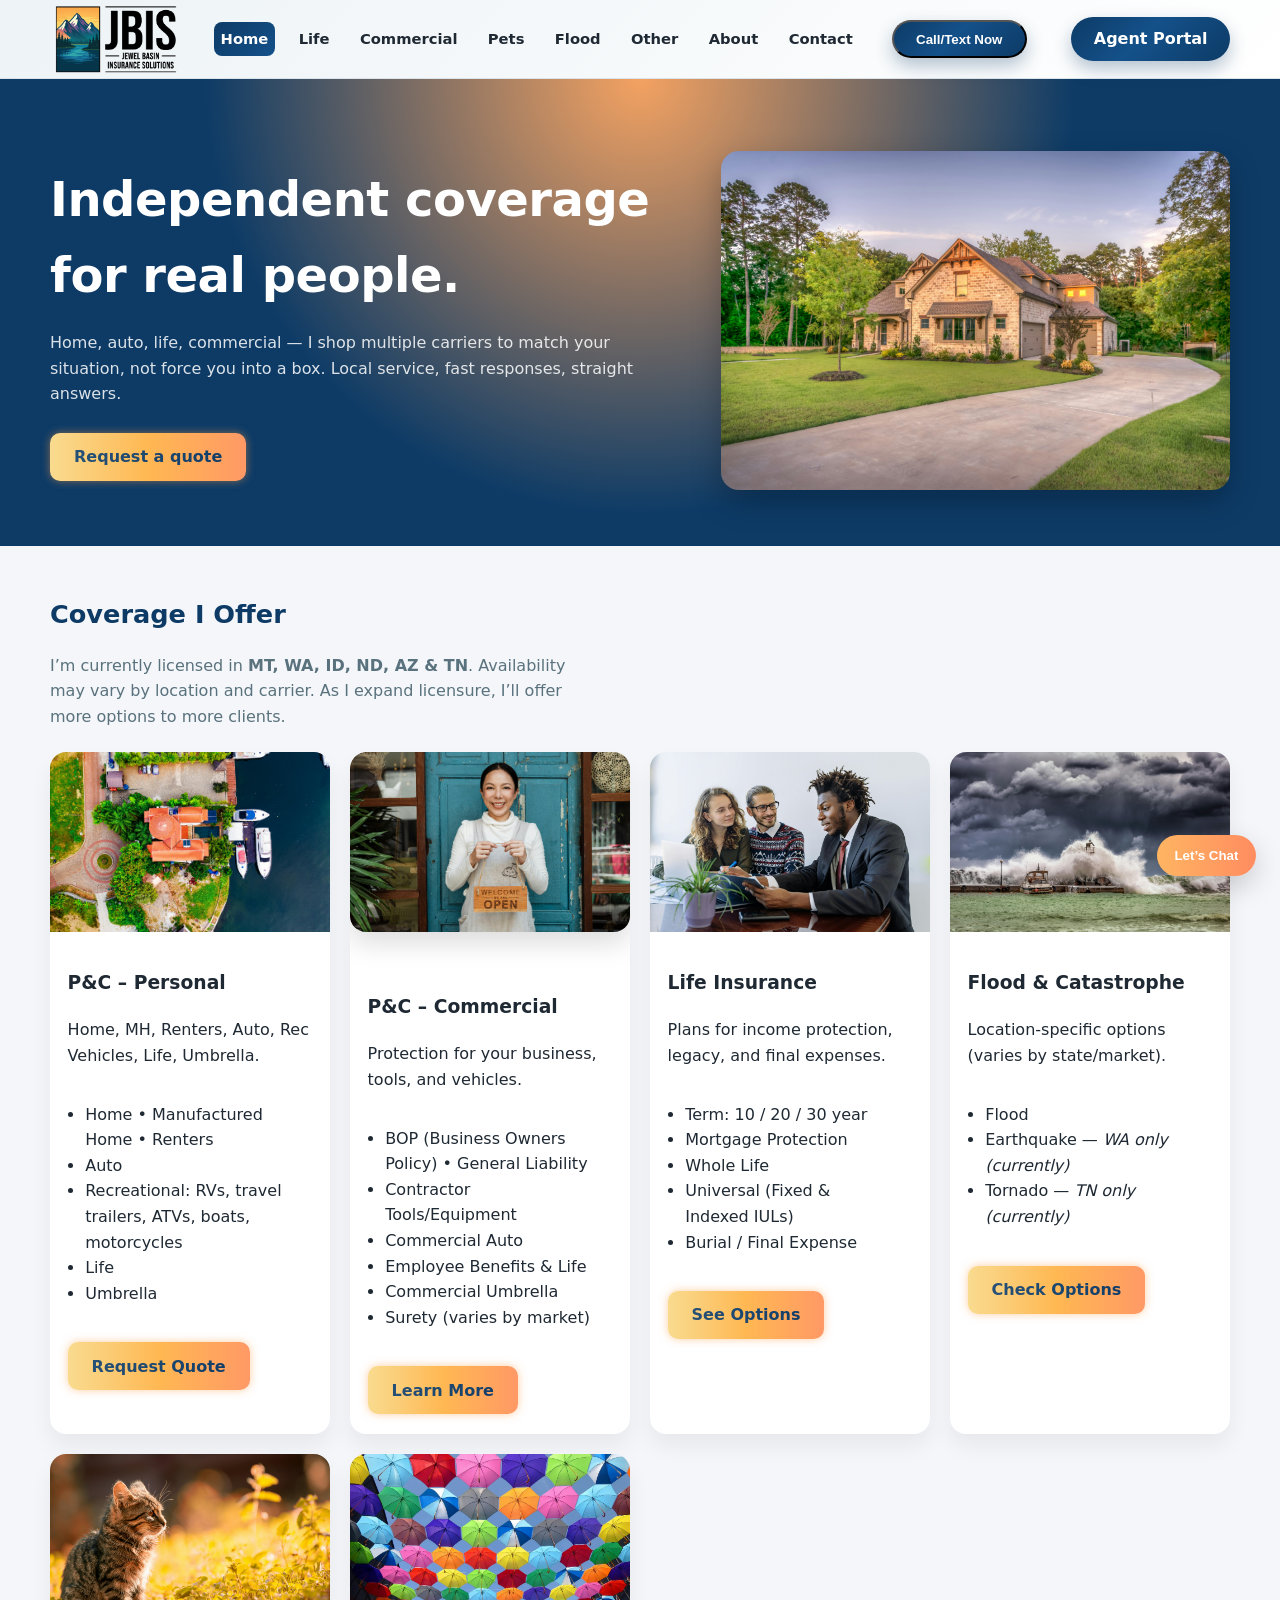
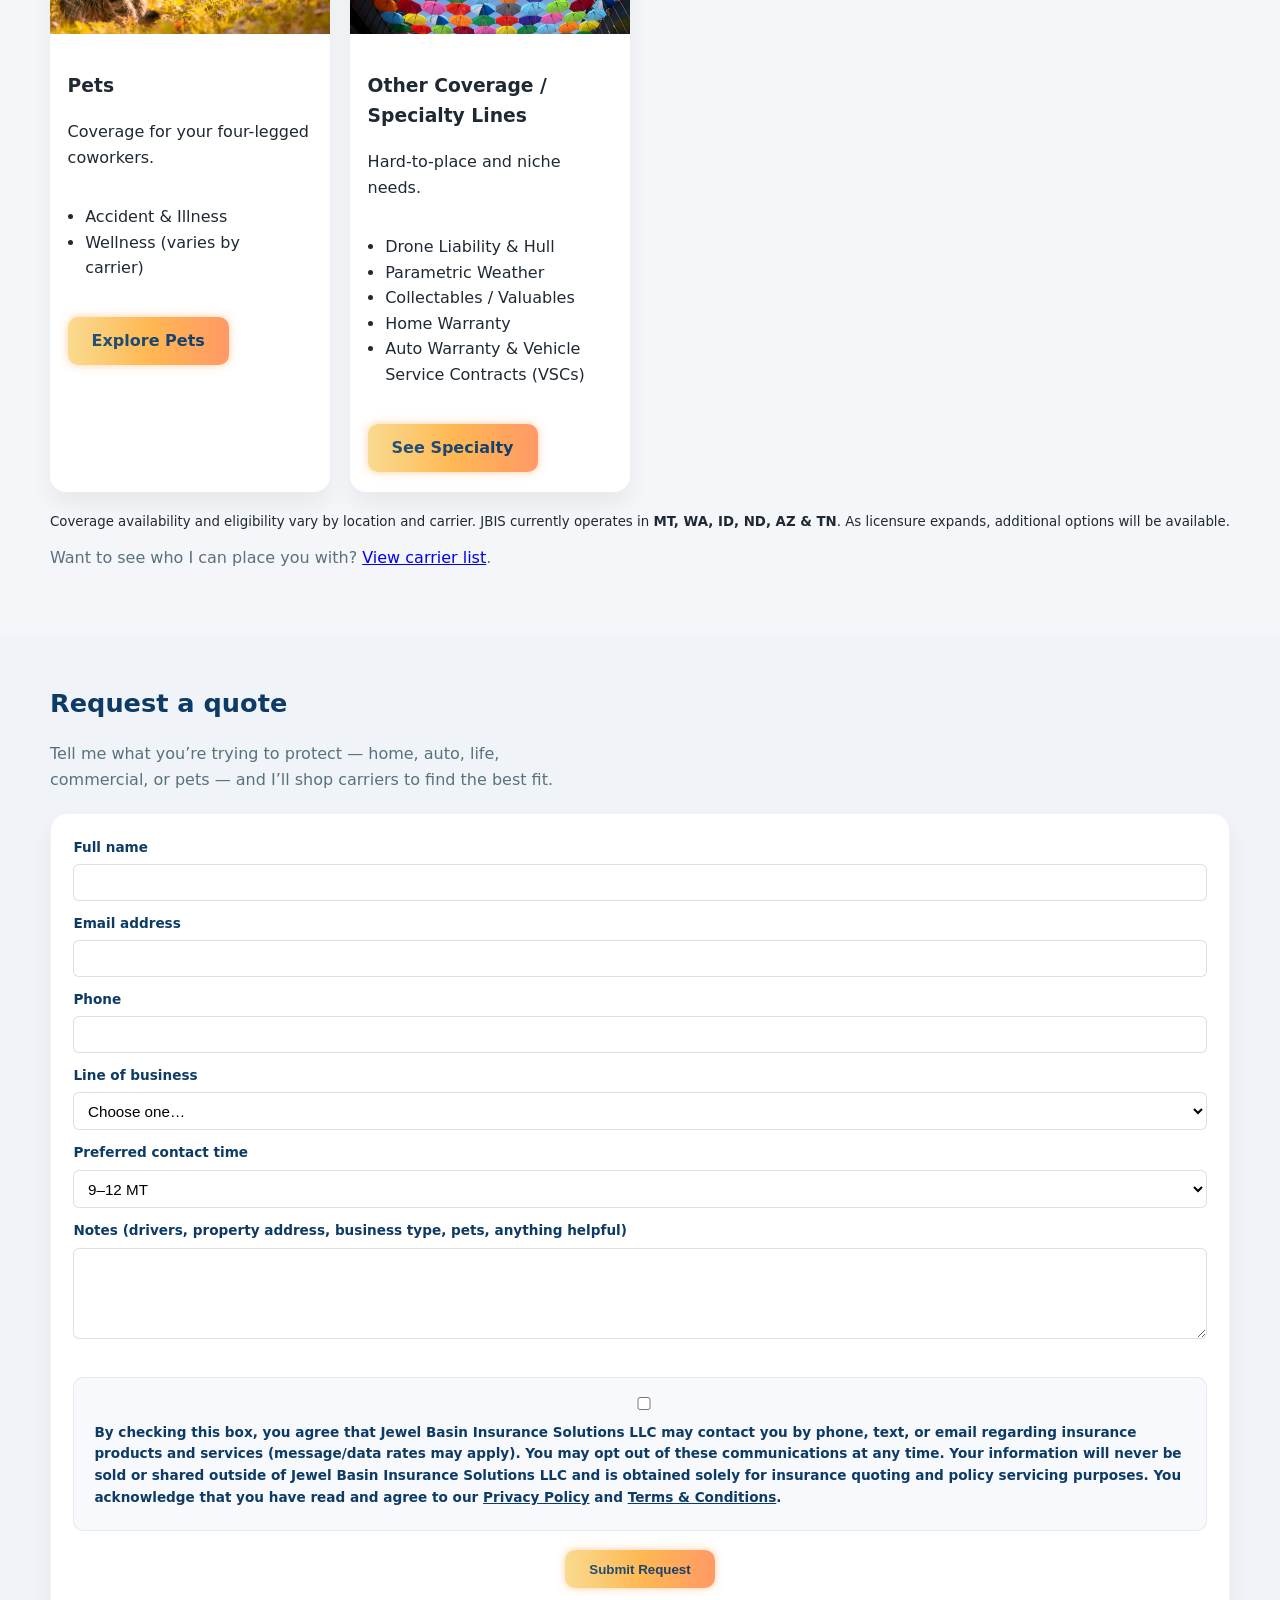
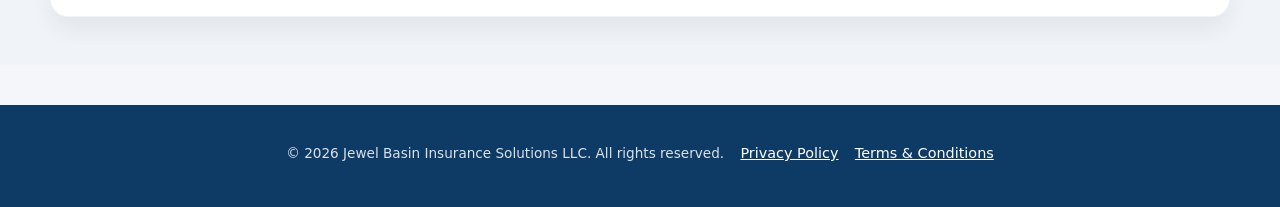
<file: index.html>
<!DOCTYPE html>
<html lang="en">
<head>
  <meta charset="UTF-8" />
  <meta name="viewport" content="width=device-width, initial-scale=1" />
  <title>Jewel Basin Insurance Solutions LLC</title>
  <meta name="description" content="Independent insurance agency providing personal and commercial coverage across Montana and beyond." />
  <link rel="stylesheet" href="styles.css" />
</head>
<body>
  <!-- =========================
       HEADER / NAV
  ========================= -->
  <header class="topbar">
    <div class="container topbar__inner">
      <a href="index.html" class="logo" aria-label="Jewel Basin Insurance Solutions LLC">
        <img src="img/logo.png" alt="Jewel Basin Insurance Solutions LLC logo" />
      </a>

      <nav class="nav" aria-label="Primary">
        <a href="index.html#services" class="active">Home</a>
        <a href="life.html">Life</a>
        <a href="commercial.html">Commercial</a>
        <a href="pets.html">Pets</a>
        <a href="flood.html">Flood</a>
        <a href="other.html">Other</a>
        <a href="about.html">About</a>
        <a href="contact.html">Contact</a>
      </nav>

<button id="callTextBtn" class="btn-call" type="button">Call/Text Now</button>
<a href="https://jewelbasinins.vercel.app/api/basic-auth" class="btn-call" style="margin-left:12px;">Agent Portal</a>
      
    </div>
  </header>

  <!-- =========================
       MAIN
  ========================= -->
  <main>
    <!-- HERO (home) -->
    <section class="hero hero--home">
      <div class="hero-inner container">
        <div class="hero-text">
          <h1>Independent coverage for real people.</h1>
          <p>
            Home, auto, life, commercial — I shop multiple carriers to match your situation,
            not force you into a box. Local service, fast responses, straight answers.
          </p>
          <a href="#quote" class="btn btn-primary">Request a quote</a>
        </div>
        <div class="hero-photo"><img src="img/hero-home2.jpg" alt="Jewel Basin Insurance Solutions" /></div>
      </div>
    </section>


<!-- =========================
     COVERAGE CARDS (uses existing styles.css)
========================= -->
<section id="coverage" class="section">
  <div class="container">
    <h2>Coverage I Offer</h2>
    <p class="section__lead">
      I’m currently licensed in <strong>MT, WA, ID, ND, AZ &amp; TN</strong>. Availability may vary by location and carrier.
      As I expand licensure, I’ll offer more options to more clients.
    </p>

    <div class="service-grid"><!-- uses .service-grid from styles.css -->
      <!-- 1) P&C – Personal -->
      <article class="service-card">
        <img src="img/cov-personal.jpg" alt="Personal insurance lines: Home, Auto, Renters, Toys" />
        <div class="service-card__body">
          <h3>P&amp;C – Personal</h3>
          <p>Home, MH, Renters, Auto, Rec Vehicles, Life, Umbrella.</p>
          <ul class="spotlight__body">
            <li>Home • Manufactured Home • Renters</li>
            <li>Auto</li>
            <li>Recreational: RVs, travel trailers, ATVs, boats, motorcycles</li>
            <li>Life</li>
            <li>Umbrella</li>
          </ul>
          <div class="service-card__actions">
            <a href="#quote" class="btn btn-primary">Request Quote</a>
          </div>
        </div>
      </article>

      <!-- 2) P&C – Commercial -->
      <article class="service-card">
        <img src="img/cov-commercial.jpg" alt="Commercial insurance: BOP, GL, Tools, Commercial Auto" />
        <div class="service-card__body">
          <h3>P&amp;C – Commercial</h3>
          <p>Protection for your business, tools, and vehicles.</p>
          <ul class="spotlight__body">
            <li>BOP (Business Owners Policy) • General Liability</li>
            <li>Contractor Tools/Equipment</li>
            <li>Commercial Auto</li>
            <li>Employee Benefits &amp; Life</li>
            <li>Commercial Umbrella</li>
            <li>Surety (varies by market)</li>
          </ul>
          <div class="service-card__actions">
            <a href="commercial.html" class="btn">Learn More</a>
          </div>
        </div>
      </article>

      <!-- 3) Life -->
      <article class="service-card">
        <img src="img/cov-life.jpg" alt="Life insurance plans" />
        <div class="service-card__body">
          <h3>Life Insurance</h3>
          <p>Plans for income protection, legacy, and final expenses.</p>
          <ul class="spotlight__body">
            <li>Term: 10 / 20 / 30 year</li>
            <li>Mortgage Protection</li>
            <li>Whole Life</li>
            <li>Universal (Fixed &amp; Indexed IULs)</li>
            <li>Burial / Final Expense</li>
          </ul>
          <div class="service-card__actions">
            <a href="life.html" class="btn">See Options</a>
          </div>
        </div>
      </article>

      <!-- 4) Flood & Catastrophe -->
      <article class="service-card">
        <img src="img/cov-cat.jpg" alt="Flood and catastrophe coverages" />
        <div class="service-card__body">
          <h3>Flood &amp; Catastrophe</h3>
          <p>Location-specific options (varies by state/market).</p>
          <ul class="spotlight__body">
            <li>Flood</li>
            <li>Earthquake — <em>WA only (currently)</em></li>
            <li>Tornado — <em>TN only (currently)</em></li>
          </ul>
          <div class="service-card__actions">
            <a href="flood.html" class="btn">Check Options</a>
          </div>
        </div>
      </article>

      <!-- 5) Pets -->
      <article class="service-card">
        <img src="img/cov-pets.jpg" alt="Pet insurance" />
        <div class="service-card__body">
          <h3>Pets</h3>
          <p>Coverage for your four-legged coworkers.</p>
          <ul class="spotlight__body">
            <li>Accident &amp; Illness</li>
            <li>Wellness (varies by carrier)</li>
          </ul>
          <div class="service-card__actions">
            <a href="pets.html" class="btn">Explore Pets</a>
          </div>
        </div>
      </article>

      <!-- 6) Other / Specialty Lines -->
      <article class="service-card">
        <img src="img/cov-specialty.jpg" alt="Specialty lines and warranties" />
        <div class="service-card__body">
          <h3>Other Coverage / Specialty Lines</h3>
          <p>Hard-to-place and niche needs.</p>
          <ul class="spotlight__body">
            <li>Drone Liability &amp; Hull</li>
            <li>Parametric Weather</li>
            <li>Collectables / Valuables</li>
            <li>Home Warranty</li>
            <li>Auto Warranty &amp; Vehicle Service Contracts (VSCs)</li>
          </ul>
          <div class="service-card__actions">
            <a href="other.html" class="btn">See Specialty</a>
          </div>
        </div>
      </article>
    </div>

    <!-- Disclosure + Carriers link -->
    <div class="note note--muted" style="margin-top:1rem">
      <small>
        Coverage availability and eligibility vary by location and carrier. JBIS currently operates in
        <strong>MT, WA, ID, ND, AZ &amp; TN</strong>. As licensure expands, additional options will be available.
      </small>
    </div>
    <p class="section__lead" style="margin-top:.75rem">
      Want to see who I can place you with? <a href="carriers.html">View carrier list</a>.
    </p>
  </div>
</section>


    <!-- QUOTE / CONTACT -->
    <section id="quote" class="section section--muted">
      <div class="container narrow">
        <h2>Request a quote</h2>
        <p class="section__lead">
          Tell me what you’re trying to protect — home, auto, life, commercial, or pets — and I’ll shop carriers to find the best fit.
        </p>

<form action="https://formspree.io/f/mdkyoyyq" method="POST" class="quote-form">
  <!-- subject line -->
  <input type="hidden" name="_subject" value="New Home Page Quote Request" />
  <input type="hidden" name="_template" value="table" />
  <input type="hidden" name="source_page" value="Home Page" />

  <div class="form-row">
    <div class="form-group">
      <label for="name">Full name</label>
      <input type="text" id="name" name="name" required />
    </div>
    <div class="form-group">
      <label for="email">Email address</label>
      <input type="email" id="email" name="email" required />
    </div>
  </div>

  <div class="form-row">
    <div class="form-group">
      <label for="phone">Phone</label>
      <input type="tel" id="phone" name="phone" />
    </div>
    <div class="form-group">
      <label for="line">Line of business</label>
      <select id="line" name="line">
        <option value="" selected>Choose one…</option>
        <option>Home / Renters / MH</option>
        <option>Auto / Recreational</option>
        <option>Life / Mortgage protection</option>
        <option>Commercial</option>
        <option>Pets</option>
        <option>Flood</option>
        <option>Other</option>
        <option>Bundle (please add notes)</option>
      </select>
    </div>
  </div>

  <div class="form-row">
    <div class="form-group">
      <label for="time">Preferred contact time</label>
      <select id="time" name="preferred_time">
        <option>9–12 MT</option>
        <option>12–3 MT</option>
        <option>3–5 MT</option>
        <option>After 5 MT (by appt)</option>
      </select>
    </div>
  </div>

  <div class="form-group">
    <label for="notes">Notes (drivers, property address, business type, pets, anything helpful)</label>
    <textarea id="notes" name="notes" rows="4"></textarea>
  </div>

  <div class="consent-box">
    <label class="checkbox-inline">
      <input type="checkbox" name="consent" value="Yes" required />
      By checking this box, you agree that Jewel Basin Insurance Solutions LLC may contact you by phone, text, or email regarding insurance products
      and services (message/data rates may apply). You may opt out of these communications at any time. Your information will never be sold or shared
      outside of Jewel Basin Insurance Solutions LLC and is obtained solely for insurance quoting and policy servicing purposes. You acknowledge that
      you have read and agree to our <a href="privacy.html" target="_blank">Privacy Policy</a> and <a href="terms.html" target="_blank">Terms &amp; Conditions</a>.
    </label>
  </div>

  <div class="form-submit">
    <button type="submit" class="btn btn-submit">Submit Request</button>
  </div>
</form>
      </div>
    </section>
  </main>

  <!-- =========================
       FOOTER
  ========================= -->
  <footer class="footer">
    <p>
      &copy; <span id="year"></span> Jewel Basin Insurance Solutions LLC. All rights reserved.
      <a href="privacy.html">Privacy Policy</a> 
      <a href="terms.html">Terms &amp; Conditions</a>
    </p>
  </footer>

  <!-- =========================
       CHAT (unchanged structure; styled by styles.css)
  ========================= -->
  <script src="chat.js" defer></script>

  <!-- Chat Launcher -->
  <button id="jb-chat-launcher" aria-controls="jb-chat" aria-expanded="false">Let’s Chat</button>

  <!-- Chat Panel -->
  <div id="jb-chat" class="is-hidden" role="dialog" aria-label="Quote chat" aria-hidden="true">
    <div class="jb-chat__header">
      <strong>JBIS</strong>
      <button class="jb-chat__close" aria-label="Close chat">&times;</button>
    </div>

    <div id="jb-chat-messages" class="jb-chat__messages"></div>

    <form id="jb-chat-form" class="jb-chat__input" autocomplete="on">
      <div id="jb-chat-input"></div>
      <div class="jb-chat__actions">
        <button type="button" id="jb-chat-back" class="btn btn-ghost" disabled>Back</button>
        <button type="submit" id="jb-chat-next" class="btn">Next</button>
      </div>
    </form>

    <div class="jb-chat__footer">
      <small>
        By continuing you agree JBIS may contact you about insurance products and services (message/data rates may apply).
        You can opt out anytime. We don’t sell your data; it’s used only to provide quotes.
        See our <a href="privacy.html" target="_blank" rel="noopener">Privacy Policy</a> and
        <a href="terms.html" target="_blank" rel="noopener">Terms &amp; Conditions</a>.
      </small>
    </div>
  </div>

  <!-- year script moved to after #year exists -->
  <script>
    document.getElementById('year').textContent = new Date().getFullYear();
  </script>

<script>
document.getElementById("callTextBtn").addEventListener("click", function() {
  // Create popup container
  const choiceBox = document.createElement("div");
  choiceBox.style.position = "fixed";
  choiceBox.style.top = "50%";
  choiceBox.style.left = "50%";
  choiceBox.style.transform = "translate(-50%, -50%)";
  choiceBox.style.background = "white";
  choiceBox.style.border = "2px solid #0d3b66";
  choiceBox.style.borderRadius = "14px";
  choiceBox.style.padding = "1.25rem 1.5rem";
  choiceBox.style.boxShadow = "0 12px 40px rgba(0,0,0,0.25)";
  choiceBox.style.zIndex = "10000";
  choiceBox.style.textAlign = "center";

  choiceBox.innerHTML = `
    <p style="font-weight:600;color:#0d3b66;margin-bottom:1rem;">How would you like to connect?</p>
    <div style="display:flex;gap:1rem;justify-content:center;">
      <a href="tel:4063147878" class="btn" style="text-decoration:none;">📞 Call</a>
      <a href="sms:4063147878" class="btn" style="text-decoration:none;">💬 Text</a>
    </div>
    <button id="closeChoiceBox" style="margin-top:1.25rem;background:none;border:none;color:#555;font-size:.9rem;cursor:pointer;">Cancel</button>
  `;

  document.body.appendChild(choiceBox);

  document.getElementById("closeChoiceBox").addEventListener("click", () => {
    choiceBox.remove();
  });
});
</script>


</body>
</html>
</file>
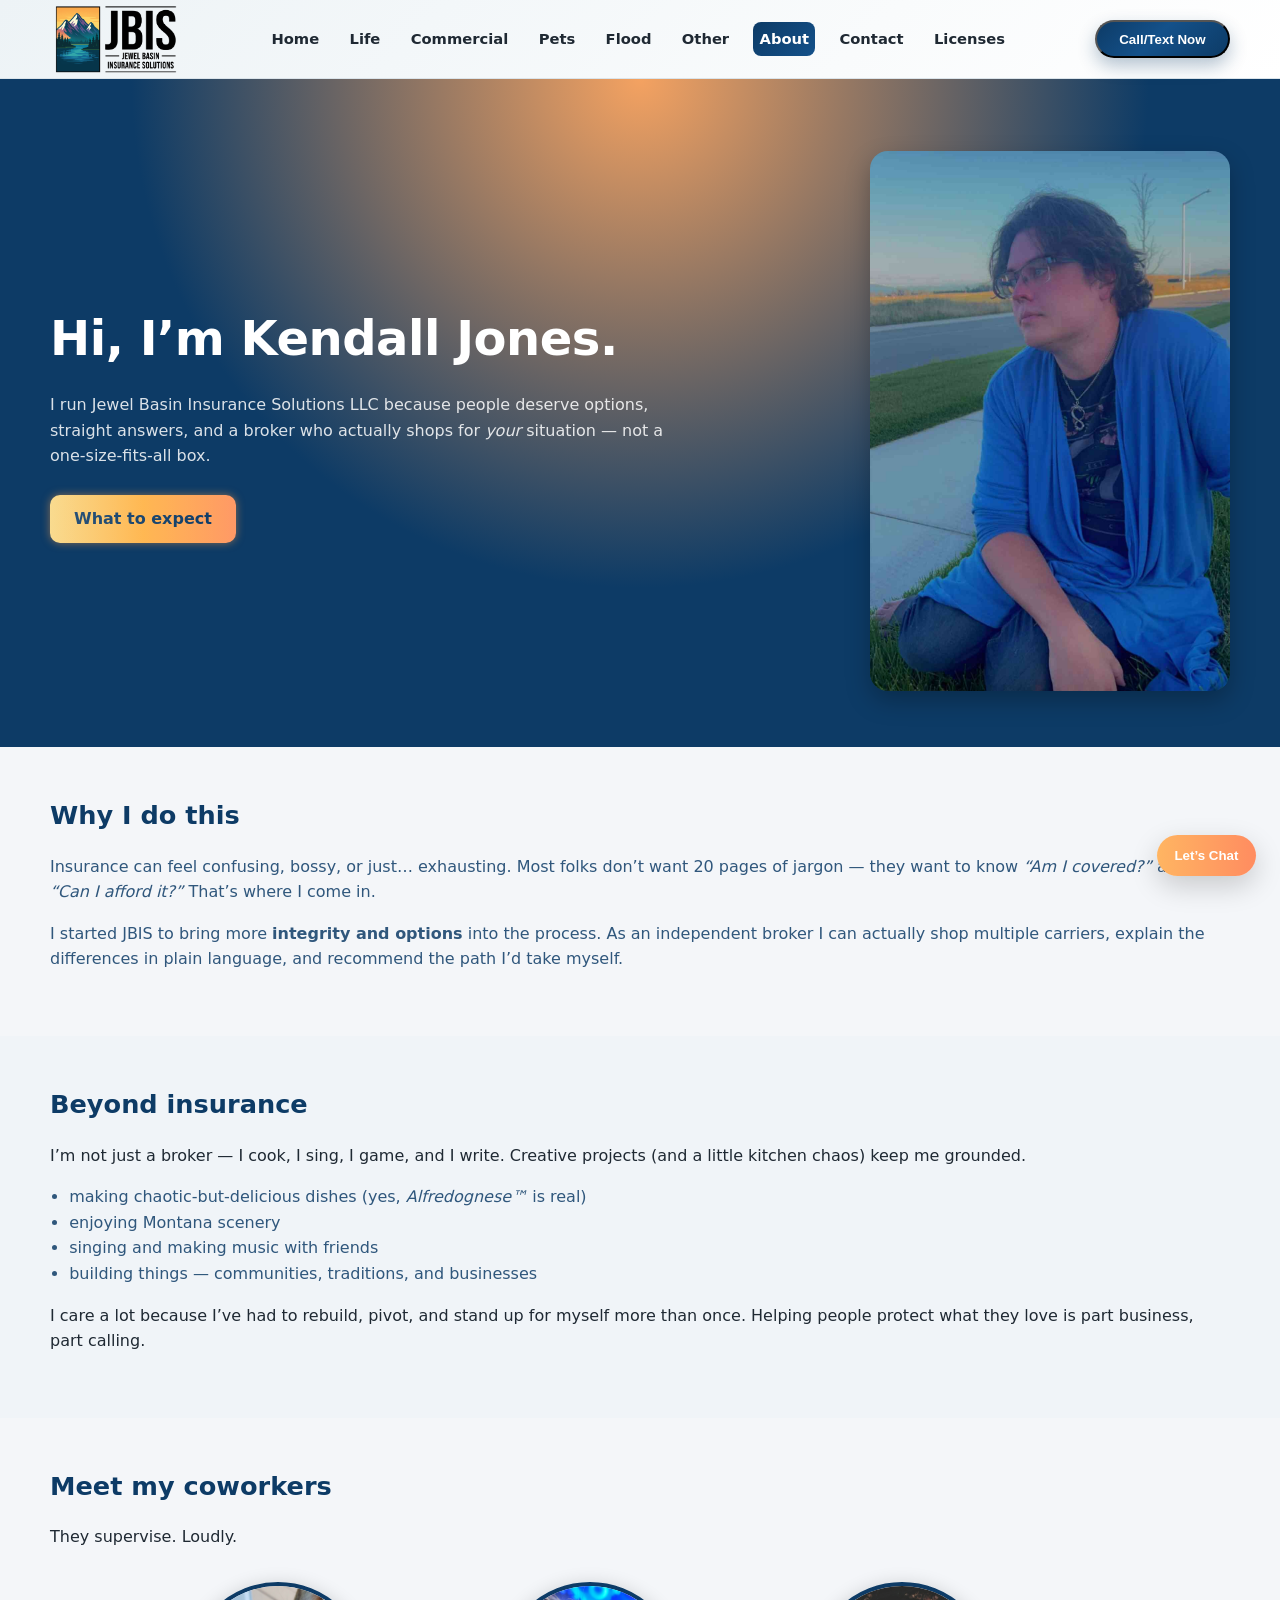
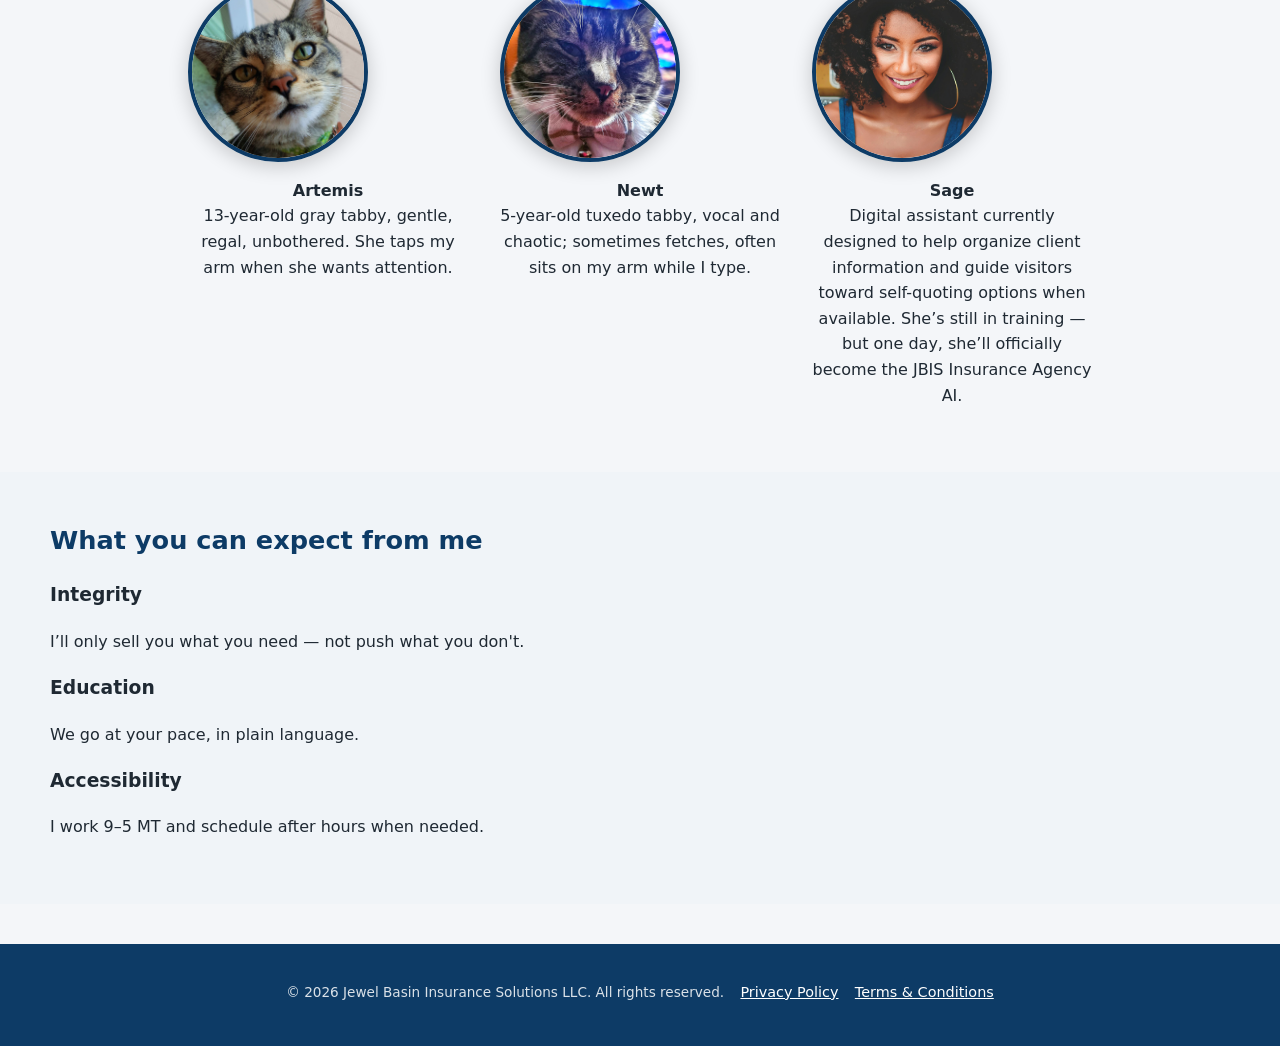
<file: about.html>
<!DOCTYPE html>
<html lang="en">
<head>
  <meta charset="UTF-8" />
  <meta name="viewport" content="width=device-width, initial-scale=1" />
  <title>About | Jewel Basin Insurance Solutions</title>
  <meta name="description" content="Independent insurance broker in Montana focused on clarity, options, and real service. Meet Kendall Jones and the story behind JBIS." />
  <link rel="stylesheet" href="styles.css" />
  <style>
    .pet-gallery {
      display: flex;
      flex-wrap: wrap;
      justify-content: center;
      gap: 2rem;
      margin-top: 2rem;
    }

    .pet {
      text-align: center;
      max-width: 280px;
    }

    .pet img {
      width: 180px;
      height: 180px;
      border-radius: 50%;
      object-fit: cover;
      border: 4px solid #0d3b66;
      box-shadow: 0 4px 20px rgba(0, 0, 0, 0.2);
      margin-bottom: 0.75rem;
      transition: transform 0.3s ease, box-shadow 0.3s ease;
    }

    .pet img:hover {
      transform: scale(1.05);
      box-shadow: 0 8px 30px rgba(0, 0, 0, 0.3);
    }
  </style>
</head>
<body>
  <header class="topbar">
    <div class="container topbar__inner">
      <a href="index.html" class="logo" aria-label="Jewel Basin Insurance Solutions LLC">
        <img src="img/logo.png" alt="Jewel Basin Insurance Solutions LLC logo" />
      </a>
      <nav class="nav" aria-label="Primary">
        <a href="index.html#services">Home</a>
        <a href="life.html">Life</a>
        <a href="commercial.html">Commercial</a>
        <a href="pets.html">Pets</a>
        <a href="flood.html">Flood</a>
        <a href="other.html">Other</a>
        <a href="about.html" class="active">About</a>
        <a href="contact.html">Contact</a>
	<a href="licenses.html">Licenses</a>
      </nav>
      <button id="callTextBtn" class="btn-call" type="button">Call/Text Now</button>
    </div>
  </header>

  <main>
    <section class="hero hero--about">
      <div class="hero-inner container">
        <div class="hero-text">
          <h1>Hi, I’m Kendall Jones.</h1>
          <p>I run Jewel Basin Insurance Solutions LLC because people deserve options, straight answers, and a broker who actually shops for <em>your</em> situation — not a one-size-fits-all box.</p>
          <a href="#values" class="btn btn-primary">What to expect</a>
        </div>
        <div class="hero-photo about-photo">
          <img src="img/about-photo.jpg" alt="Photo of Kendall Jones" class="about-img" />
        </div>
      </div>
    </section>

    <section class="section">
      <div class="container narrow about-text-block">
        <h2>Why I do this</h2>
        <p>Insurance can feel confusing, bossy, or just… exhausting. Most folks don’t want 20 pages of jargon — they want to know <em>“Am I covered?”</em> and <em>“Can I afford it?”</em> That’s where I come in.</p>
        <p>I started JBIS to bring more <strong>integrity and options</strong> into the process. As an independent broker I can actually shop multiple carriers, explain the differences in plain language, and recommend the path I’d take myself.</p>
      </div>
    </section>

    <section class="section section--muted">
      <div class="container narrow">
        <h2>Beyond insurance</h2>
        <p>I’m not just a broker — I cook, I sing, I game, and I write. Creative projects (and a little kitchen chaos) keep me grounded.</p>
        <ul class="about-list">
          <li>making chaotic-but-delicious dishes (yes, <em>Alfredognese™</em> is real)</li>
          <li>enjoying Montana scenery</li>
          <li>singing and making music with friends</li>
          <li>building things — communities, traditions, and businesses</li>
        </ul>
        <p>I care a lot because I’ve had to rebuild, pivot, and stand up for myself more than once. Helping people protect what they love is part business, part calling.</p>
      </div>
    </section>

<section class="section">
  <div class="container narrow">
    <h2>Meet my coworkers</h2>
    <p>They supervise. Loudly.</p>
    <div class="pet-gallery">

      <div class="pet">
        <img src="img/Screenshot_20180430-214456_Drive.jpg" alt="Artemis, gray tabby" />
        <p><strong>Artemis</strong><br>
          13-year-old gray tabby, gentle, regal, unbothered. She taps my arm when she wants attention.
        </p>
      </div>
      <div class="pet">
        <img src="img/newt.jpg" alt="Newt, tuxedo tabby" />
        <p><strong>Newt</strong><br>
          5-year-old tuxedo tabby, vocal and chaotic; sometimes fetches, often sits on my arm while I type.
        </p>
      </div>
      <div class="pet">
        <img src="img/sage.jpg" alt="Sage, digital assistant" />
        <p><strong>Sage</strong><br>
          Digital assistant currently designed to help organize client information and guide visitors toward
          self-quoting options when available. She’s still in training — but one day, she’ll officially become the
          JBIS Insurance Agency AI.
        </p>
      </div>
    </div>
  </div>
</section>


    <section id="values" class="section section--muted">
      <div class="container narrow">
        <h2>What you can expect from me</h2>
        <div class="values-grid">
          <div class="value-card">
            <h3>Integrity</h3>
            <p>I’ll only sell you what you need — not push what you don't.</p>
          </div>
          <div class="value-card">
            <h3>Education</h3>
            <p>We go at your pace, in plain language.</p>
          </div>
          <div class="value-card">
            <h3>Accessibility</h3>
            <p>I work 9–5 MT and schedule after hours when needed.</p>
          </div>
        </div>
      </div>
    </section>
  </main>

  <footer class="footer">
    <p>&copy; <span id="year"></span> Jewel Basin Insurance Solutions LLC. All rights reserved.
      <a href="privacy.html">Privacy Policy</a> 
      <a href="terms.html">Terms &amp; Conditions</a>
    </p>
  </footer>

  <script src="chat.js" defer></script>
  <button id="jb-chat-launcher" aria-controls="jb-chat" aria-expanded="false">Let’s Chat</button>
  <div id="jb-chat" class="is-hidden" role="dialog" aria-label="Quote chat" aria-hidden="true">
    <div class="jb-chat__header">
      <strong>JBIS</strong>
      <button class="jb-chat__close" aria-label="Close chat">&times;</button>
    </div>
    <div id="jb-chat-messages" class="jb-chat__messages"></div>
    <form id="jb-chat-form" class="jb-chat__input" autocomplete="on">
      <div id="jb-chat-input"></div>
      <div class="jb-chat__actions">
        <button type="button" id="jb-chat-back" class="btn btn-ghost" disabled>Back</button>
        <button type="submit" id="jb-chat-next" class="btn">Next</button>
      </div>
    </form>
    <div class="jb-chat__footer">
      <small>By continuing you agree JBIS may contact you about insurance products and services (message/data rates may apply). You can opt out anytime. We don’t sell your data; it’s used only to provide quotes. See our <a href="privacy.html" target="_blank" rel="noopener">Privacy Policy</a> and <a href="terms.html" target="_blank" rel="noopener">Terms &amp; Conditions</a>.</small>
    </div>
  </div>

  <script>
    document.getElementById('year').textContent = new Date().getFullYear();
    (function(){
      const btn = document.getElementById('callTextBtn');
      if(!btn) return;
      btn.addEventListener('click', function(){
        const overlay = document.createElement('div');
        overlay.style.position = 'fixed';
        overlay.style.inset = 0;
        overlay.style.background = 'rgba(0,0,0,.35)';
        overlay.style.zIndex = '9999';
        const box = document.createElement('div');
        box.style.position = 'fixed';
        box.style.top = '50%';
        box.style.left = '50%';
        box.style.transform = 'translate(-50%, -50%)';
        box.style.background = '#fff';
        box.style.border = '2px solid #0d3b66';
        box.style.borderRadius = '14px';
        box.style.padding = '1.25rem 1.5rem';
        box.style.boxShadow = '0 12px 40px rgba(0,0,0,0.25)';
        box.style.textAlign = 'center';
        box.style.zIndex = '10000';
        box.innerHTML = `
          <p style="font-weight:700;color:#0d3b66;margin-bottom:1rem;">How would you like to connect?</p>
          <div style="display:flex;gap:1rem;justify-content:center;flex-wrap:wrap;">
            <a href="tel:4063147878" class="btn" style="text-decoration:none;">📞 Call</a>
            <a href="sms:4063147878" class="btn" style="text-decoration:none;">💬 Text</a>
          </div>
          <button id="closeChoiceBox" style="margin-top:1.1rem;background:none;border:none;color:#555;font-size:.9rem;cursor:pointer;">Cancel</button>
        `;
        overlay.addEventListener('click', () => { overlay.remove(); box.remove(); });
        document.body.appendChild(overlay);
        document.body.appendChild(box);
        document.getElementById('closeChoiceBox').addEventListener('click', () => { overlay.remove(); box.remove(); });
      });
    })();
  </script>
</body>
</html>
</file>
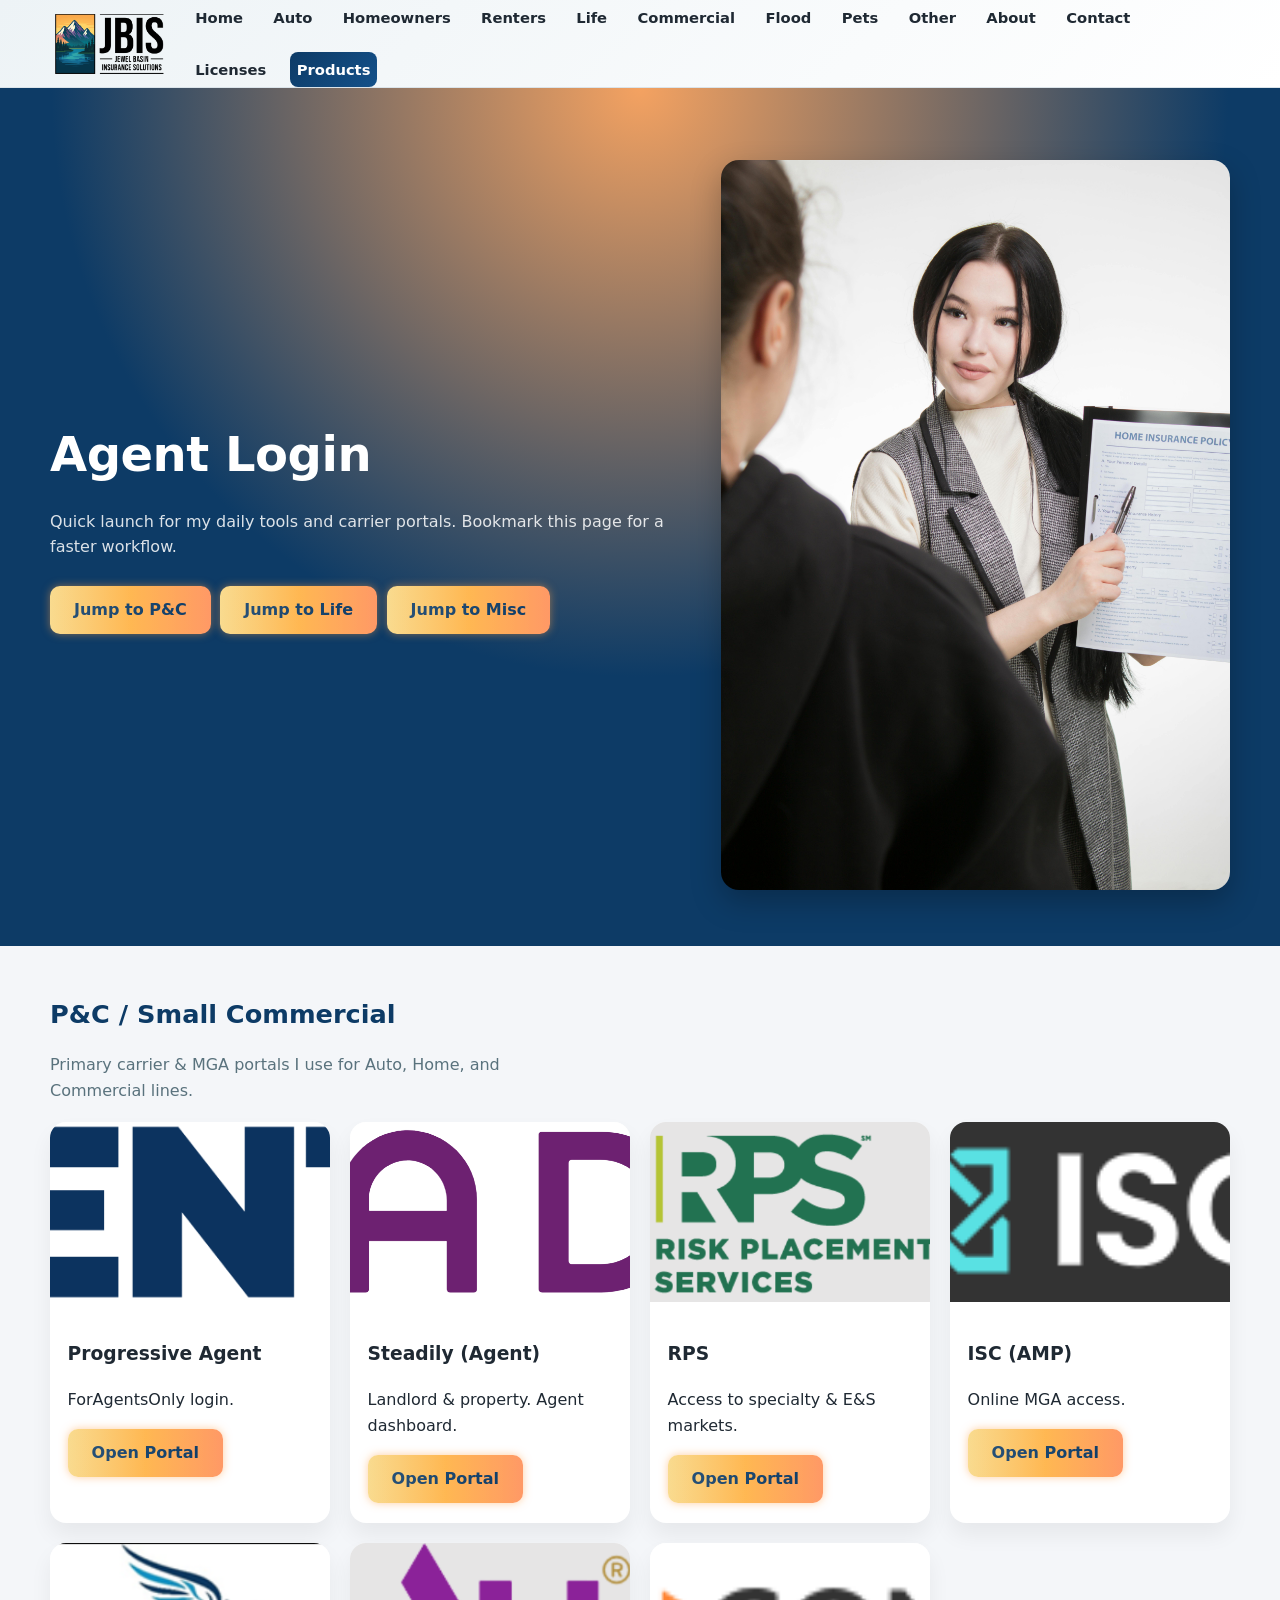
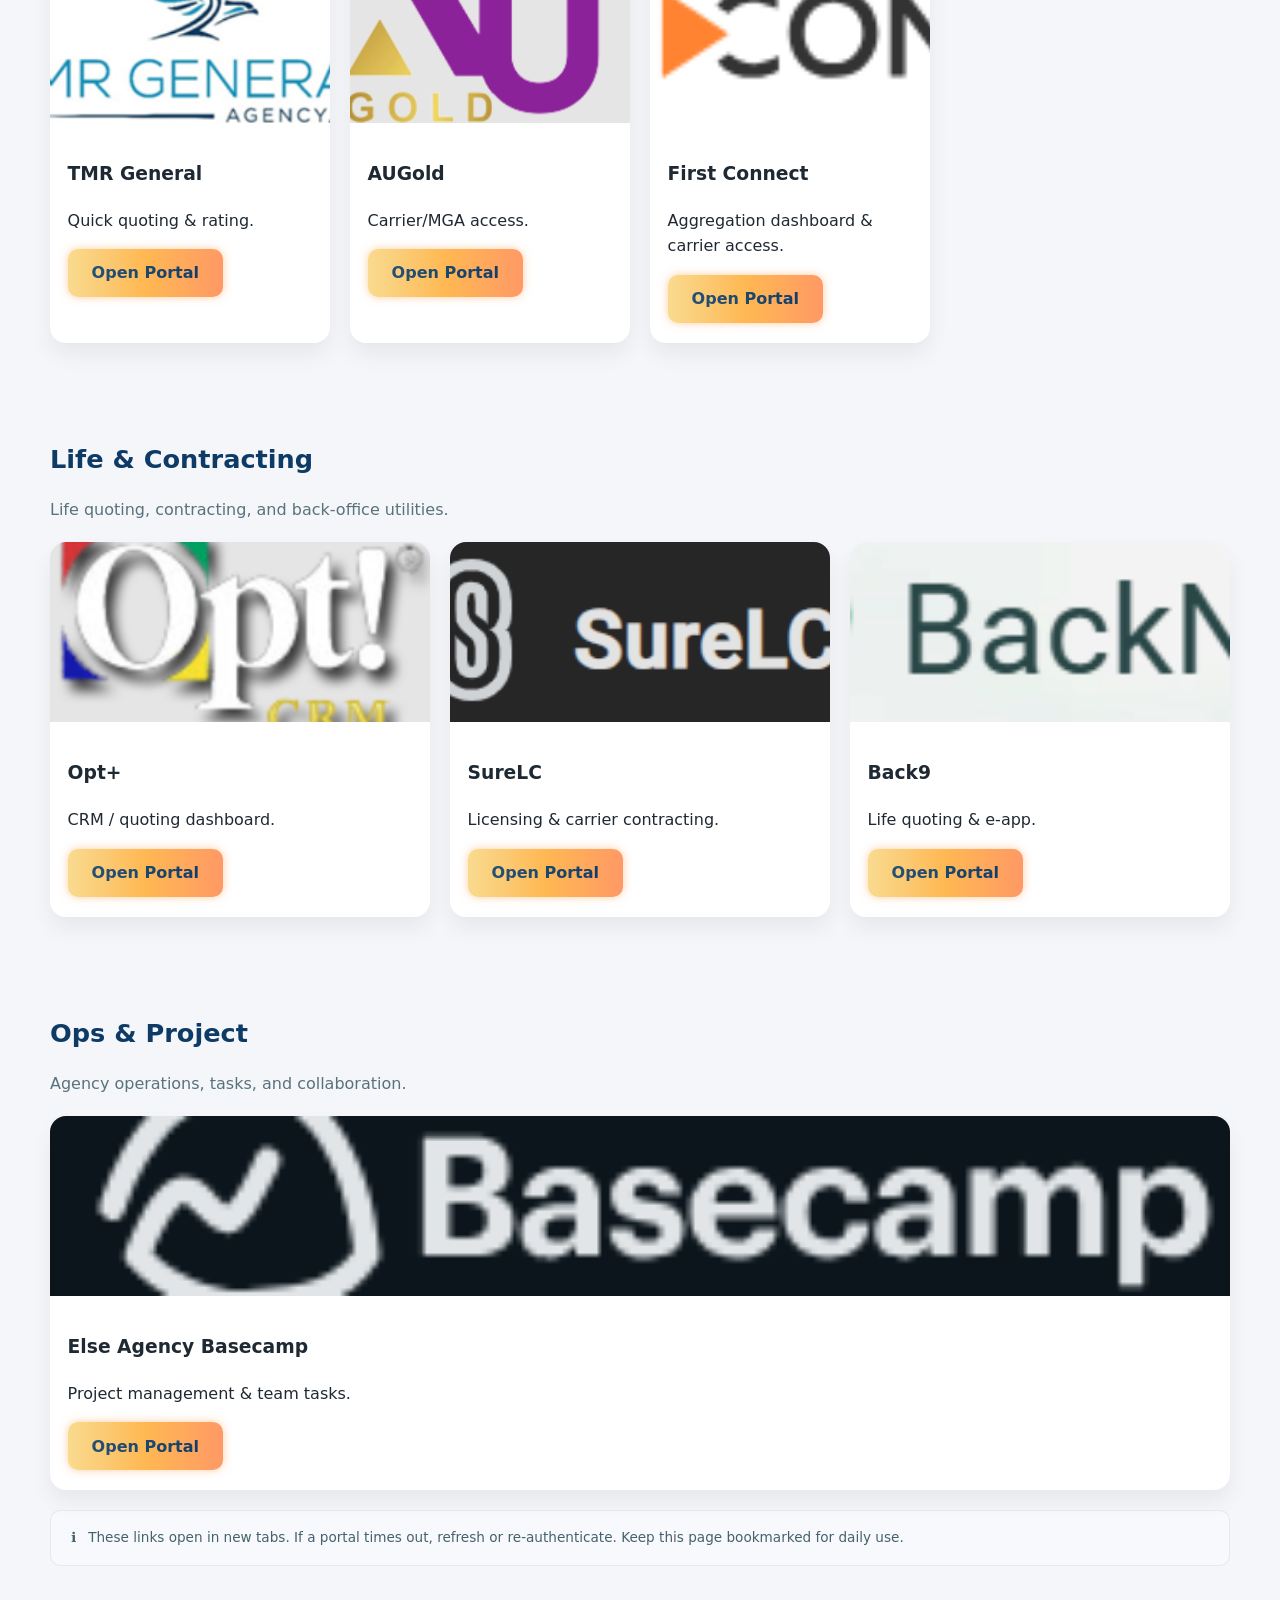
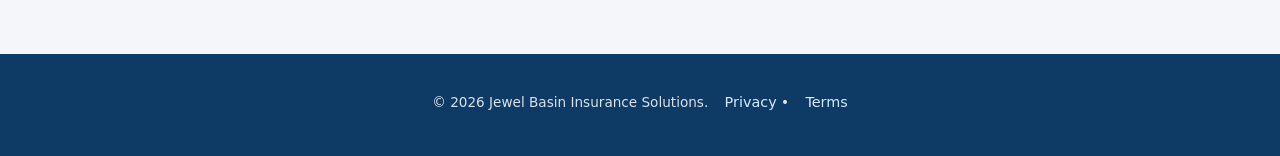
<file: agent.html>
<meta name="robots" content="noindex,nofollow" />

<!doctype html>
<html lang="en">
<head>
  <meta charset="utf-8" />
  <title>Agent Login – Jewel Basin Insurance Solutions</title>
  <meta name="viewport" content="width=device-width, initial-scale=1" />
  <meta name="robots" content="noindex,nofollow" />
  <link rel="stylesheet" href="styles.css" />
</head>
<body>

  <!-- Topbar / Nav -->
   <header class="topbar">
    <div class="container topbar__inner">
      <a href="index.html" class="logo" aria-label="Jewel Basin Insurance Solutions LLC">
        <img src="img/logo.png" alt="Jewel Basin Insurance Solutions LLC logo" />
      </a>
      
      <nav class="nav" aria-label="Primary">
        <a href="index.html">Home</a>
        <a href="auto.html">Auto</a>
        <a href="home.html">Homeowners</a>
        <a href="renters.html">Renters</a>
        <a href="life.html">Life</a>
        <a href="commercial.html">Commercial</a>
        <a href="flood.html">Flood</a>
        <a href="pets.html">Pets</a>
        <a href="other.html">Other</a>
        <a href="about.html">About</a>
        <a href="contact.html">Contact</a>
        <a href="licenses.html">Licenses</a>
        <a class="active" href="agent.html" aria-current="page">Products</a>
 
      </nav>
    </div>
  </header>

  <!-- Hero -->
  <section class="hero" role="region" aria-label="Agent Login">
    <div class="hero__inner">
      <div class="hero-text">
        <h1>Agent Login</h1>
        <p>Quick launch for my daily tools and carrier portals. Bookmark this page for a faster workflow.</p>
        <div style="display:flex;gap:.6rem;flex-wrap:wrap">
          <a class="btn" href="#pnc-tools">Jump to P&amp;C</a>
          <a class="btn" href="#life-tools">Jump to Life</a>
          <a class="btn" href="#misc-tools">Jump to Misc</a>
        </div>
      </div>
      <div class="hero-photo">
        <!-- Optional: swap to any relevant image you like -->
        <img src="img/agent.jpg" alt="JBIS workspace" />
      </div>
    </div>
  </section>

  <!-- Property & Casualty -->
  <section class="section" id="pnc-tools">
    <div class="container">
      <h2>P&amp;C / Small Commercial</h2>
      <p class="section__lead">Primary carrier &amp; MGA portals I use for Auto, Home, and Commercial lines.</p>

      <div class="service-grid" style="margin-top:1.2rem">
        <!-- Progressive Agent -->
        <article class="service-card">
          <img src="img/fao.png" alt="Progressive For Agents" />
          <div class="service-card__body">
            <h3>Progressive Agent</h3>
            <p>ForAgentsOnly login.</p>
            <div style="margin-top:.6rem;display:flex;gap:.5rem;flex-wrap:wrap">
              <a class="btn" target="_blank" rel="noopener"
                 href="https://www.foragentsonlylogin.progressive.com/Login/">Open Portal</a>
            </div>
          </div>
        </article>

        <!-- Steadily -->
        <article class="service-card">
          <img src="img/steadily.png" alt="Steadily Agent" />
          <div class="service-card__body">
            <h3>Steadily (Agent)</h3>
            <p>Landlord &amp; property. Agent dashboard.</p>
            <div style="margin-top:.6rem;display:flex;gap:.5rem;flex-wrap:wrap">
              <a class="btn" target="_blank" rel="noopener"
                 href="https://agent.steadily.com/policy?show_self_produced=true">Open Portal</a>
            </div>
          </div>
        </article>

        <!-- RPS -->
        <article class="service-card">
          <img src="img/rps.png" alt="RPS Portal" />
          <div class="service-card__body">
            <h3>RPS</h3>
            <p>Access to specialty &amp; E&amp;S markets.</p>
            <div style="margin-top:.6rem;display:flex;gap:.5rem;flex-wrap:wrap">
              <a class="btn" target="_blank" rel="noopener"
                 href="https://my.rpsins.com/">Open Portal</a>
            </div>
          </div>
        </article>

        <!-- ISC -->
        <article class="service-card">
          <img src="img/isc.png" alt="ISC AMP" />
          <div class="service-card__body">
            <h3>ISC (AMP)</h3>
            <p>Online MGA access.</p>
            <div style="margin-top:.6rem;display:flex;gap:.5rem;flex-wrap:wrap">
              <a class="btn" target="_blank" rel="noopener"
                 href="https://isc.onlinemga.com/amp/login">Open Portal</a>
            </div>
          </div>
        </article>

        <!-- TMR -->
        <article class="service-card">
          <img src="img/tmr.png" alt="TMR General Agency" />
          <div class="service-card__body">
            <h3>TMR General</h3>
            <p>Quick quoting &amp; rating.</p>
            <div style="margin-top:.6rem;display:flex;gap:.5rem;flex-wrap:wrap">
              <a class="btn" target="_blank" rel="noopener"
                 href="https://tmrgen.com/Quote.asp">Open Portal</a>
            </div>
          </div>
        </article>

        <!-- AUGold -->
        <article class="service-card">
          <img src="img/augold.png" alt="AUGold Login" />
          <div class="service-card__body">
            <h3>AUGold</h3>
            <p>Carrier/MGA access.</p>
            <div style="margin-top:.6rem;display:flex;gap:.5rem;flex-wrap:wrap">
              <a class="btn" target="_blank" rel="noopener"
                 href="https://login.augold.net/login">Open Portal</a>
            </div>
          </div>
        </article>

        <!-- First Connect -->
        <article class="service-card">
          <img src="img/firstconnect.png" alt="First Connect Portal" />
          <div class="service-card__body">
            <h3>First Connect</h3>
            <p>Aggregation dashboard &amp; carrier access.</p>
            <div style="margin-top:.6rem;display:flex;gap:.5rem;flex-wrap:wrap">
              <a class="btn" target="_blank" rel="noopener"
                 href="https://portal.firstconnectinsurance.com/signin">Open Portal</a>
            </div>
          </div>
        </article>

      </div>
    </div>
  </section>

  <!-- Life / Health / SureLC -->
  <section class="section" id="life-tools">
    <div class="container">
      <h2>Life &amp; Contracting</h2>
      <p class="section__lead">Life quoting, contracting, and back-office utilities.</p>

      <div class="service-grid" style="margin-top:1.2rem">
        <!-- Opt+ -->
        <article class="service-card">
          <img src="img/optplus.png" alt="Opt+ CRM" />
          <div class="service-card__body">
            <h3>Opt+</h3>
            <p>CRM / quoting dashboard.</p>
            <div style="margin-top:.6rem;display:flex;gap:.5rem;flex-wrap:wrap">
              <a class="btn" target="_blank" rel="noopener"
                 href="https://v2.sfgcrm.com/#/login?returnUrl=%2Fdashboard">Open Portal</a>
            </div>
          </div>
        </article>

        <!-- SureLC -->
        <article class="service-card">
          <img src="img/surelc.png" alt="SureLC Contracting" />
          <div class="service-card__body">
            <h3>SureLC</h3>
            <p>Licensing &amp; carrier contracting.</p>
            <div style="margin-top:.6rem;display:flex;gap:.5rem;flex-wrap:wrap">
              <a class="btn" target="_blank" rel="noopener"
                 href="https://accounts.surancebay.com/oauth/authorize?redirect_uri=https:%2F%2Fsurelc.surancebay.com%2Fproducer%2Foauth%3FreturnUrl%3D%252Fprofile%252Fcontact-info%253FgaId%253D38%2526branch%253DDana%252520Else&gaId=38&client_id=surecrmweb&response_type=code">Open Portal</a>
            </div>
          </div>
        </article>

        <!-- Back9 -->
        <article class="service-card">
          <img src="img/back9.png" alt="Back9 Insurtech" />
          <div class="service-card__body">
            <h3>Back9</h3>
            <p>Life quoting &amp; e-app.</p>
            <div style="margin-top:.6rem;display:flex;gap:.5rem;flex-wrap:wrap">
              <a class="btn" target="_blank" rel="noopener"
                 href="https://back9ins.com/">Open Portal</a>
            </div>
          </div>
        </article>
      </div>
    </div>
  </section>

  <!-- Misc / Ops -->
  <section class="section" id="misc-tools">
    <div class="container">
      <h2>Ops &amp; Project</h2>
      <p class="section__lead">Agency operations, tasks, and collaboration.</p>

      <div class="service-grid" style="margin-top:1.2rem">
        <!-- Else Agency Basecamp -->
        <article class="service-card">
          <img src="img/basecamp.png" alt="Basecamp Projects" />
          <div class="service-card__body">
            <h3>Else Agency Basecamp</h3>
            <p>Project management &amp; team tasks.</p>
            <div style="margin-top:.6rem;display:flex;gap:.5rem;flex-wrap:wrap">
              <a class="btn" target="_blank" rel="noopener"
                 href="https://3.basecamp.com/4160329/projects">Open Portal</a>
            </div>
          </div>
        </article>
      </div>

      <!-- Quick notes -->
      <div class="consent-box" style="margin-top:1.25rem">
        <div>ℹ️</div>
        <div>
          These links open in new tabs. If a portal times out, refresh or re-authenticate. 
          Keep this page bookmarked for daily use.
        </div>
      </div>
    </div>
  </section>

  <!-- Footer -->
  <footer class="footer">
    <p class="footer-links">
      © <span id="year"></span> Jewel Basin Insurance Solutions.
      <a href="privacy.html">Privacy</a> •
      <a href="terms.html">Terms</a>
    </p>
  </footer>

  <script>
    // simple year stamp
    document.getElementById('year').textContent = new Date().getFullYear();
  </script>
</body>
</html>
</file>
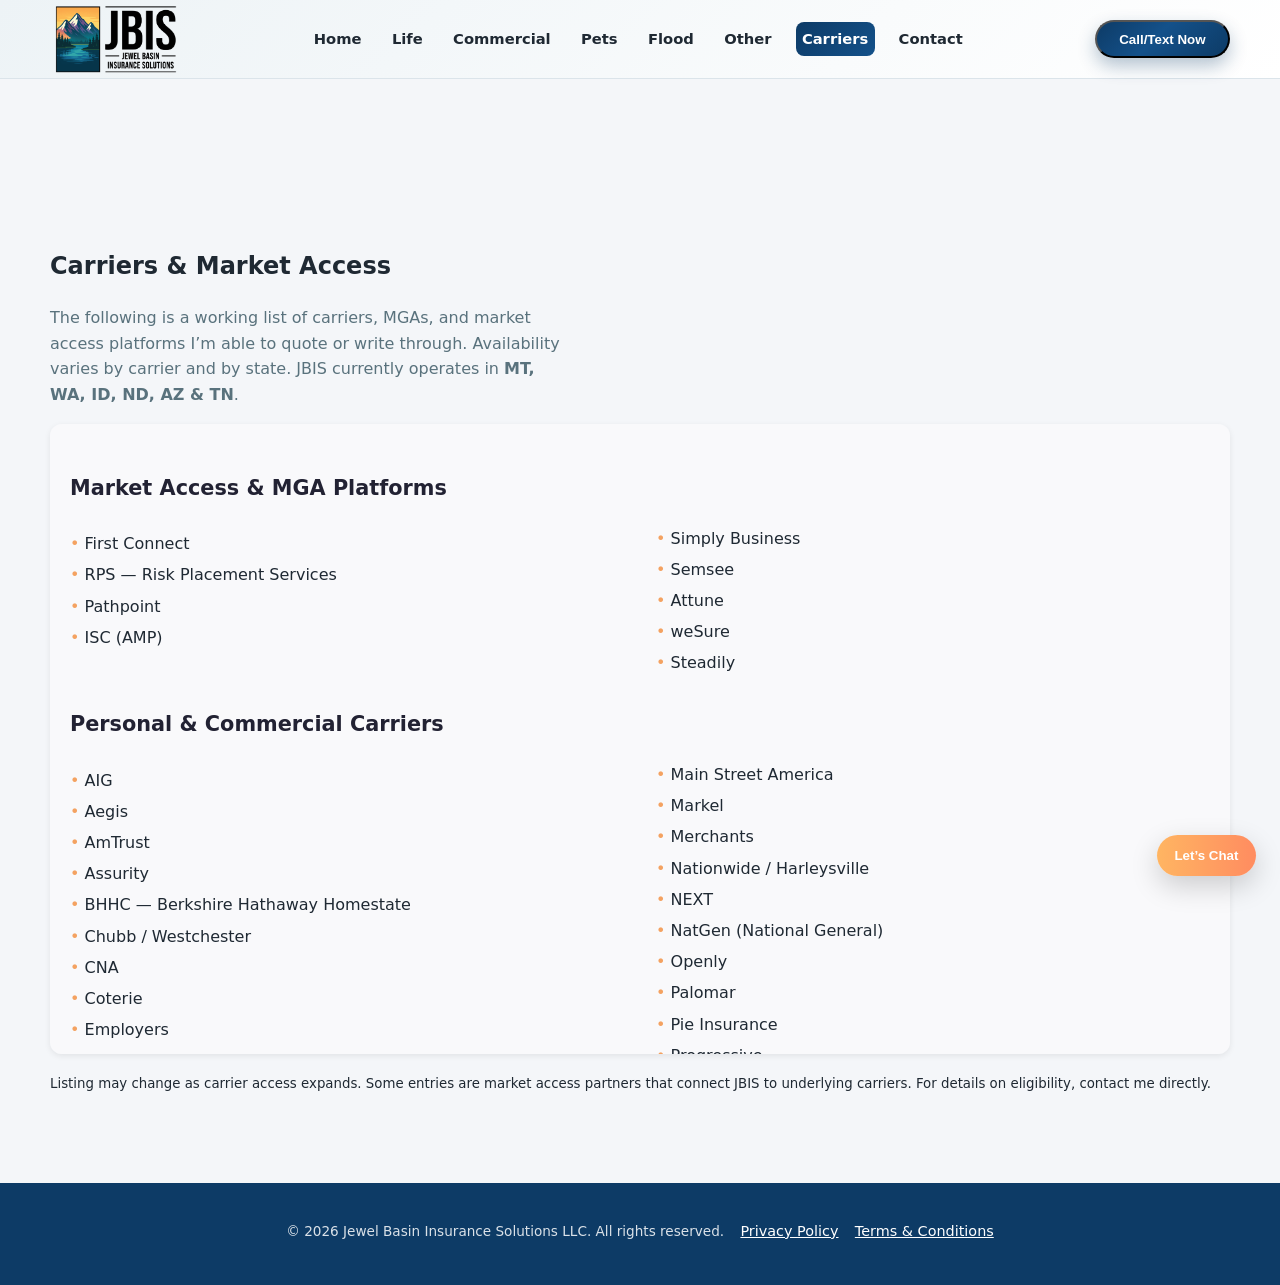
<file: carriers.html>
<!doctype html>
<html lang="en">
<head>
  <meta charset="utf-8" />
  <meta name="viewport" content="width=device-width, initial-scale=1" />
  <title>Carriers & Markets — JBIS</title>
  <link rel="stylesheet" href="styles.css" />
  <link rel="icon" href="img/favicon.png" />
  <style>

    /* Scrollable list styling */
    .carrier-list {
      max-height: 70vh;
      overflow-y: auto;
      padding: 1rem 1.25rem;
      background: var(--bg-light, #f9f9fb);
      border-radius: 12px;
      box-shadow: 0 2px 6px rgba(0,0,0,0.08);
      margin-top: 1rem;
    }
    .carrier-list h3 {
      margin-top: 2rem;
      font-size: 1.3rem;
      color: var(--text-dark, #223);
    }
    .carrier-list ul {
      list-style: none;
      margin: 0.5rem 0 1rem 0;
      padding: 0;
      columns: 2;
      column-gap: 2rem;
    }
    .carrier-list li {
      margin: 0.35rem 0;
      padding-left: 0.75rem;
      text-indent: -0.75rem;
    }
    .carrier-list li::before {
      content: "• ";
      color: var(--accent, #005c97);
    }
    @media (max-width: 768px) {
      .carrier-list ul { columns: 1; }
    }
  </style>
</head>

<body>

  <!-- FIXED HEADER BAR (matches index.html) -->
  <header class="topbar">
    <div class="container topbar__inner">
      <a href="index.html" class="logo" aria-label="Jewel Basin Insurance Solutions LLC">
        <img src="img/logo.png" alt="Jewel Basin Insurance Solutions LLC logo" />
      </a>

      <nav class="nav" aria-label="Primary">
        <a href="index.html">Home</a>
        <a href="life.html">Life</a>
        <a href="commercial.html">Commercial</a>
        <a href="pets.html">Pets</a>
        <a href="flood.html">Flood</a>
        <a href="other.html">Other</a>
        <a class="active" href="carriers.html">Carriers</a>
        <a href="contact.html">Contact</a>
      </nav>

      <button id="callTextBtn" class="btn-call" type="button">Call/Text Now</button>
    </div>
  </header>

  <main>
    <section class="section" style="margin-top: 100px;">
      <div class="container">
        <h1>Carriers &amp; Market Access</h1>
        <p class="section__lead">
          The following is a working list of carriers, MGAs, and market access platforms I’m able to quote or write through.  
          Availability varies by carrier and by state. JBIS currently operates in <strong>MT, WA, ID, ND, AZ &amp; TN</strong>.
        </p>

        <div class="carrier-list">
          <h3>Market Access &amp; MGA Platforms</h3>
          <ul>
            <li>First Connect</li>
            <li>RPS — Risk Placement Services</li>
            <li>Pathpoint</li>
            <li>ISC (AMP)</li>
            <li>Simply Business</li>
            <li>Semsee</li>
            <li>Attune</li>
            <li>weSure</li>
            <li>Steadily</li>
          </ul>

          <h3>Personal &amp; Commercial Carriers</h3>
          <ul>
            <li>AIG</li>
            <li>Aegis</li>
            <li>AmTrust</li>
            <li>Assurity</li>
            <li>BHHC — Berkshire Hathaway Homestate</li>
            <li>Chubb / Westchester</li>
            <li>CNA</li>
            <li>Coterie</li>
            <li>Employers</li>
            <li>Foremost</li>
            <li>GeoVera</li>
            <li>Great American</li>
            <li>Hagerty</li>
            <li>The Hanover</li>
            <li>The Hartford</li>
            <li>Hiscox</li>
            <li>Kelly Klee</li>
            <li>Liberty Mutual</li>
            <li>Main Street America</li>
            <li>Markel</li>
            <li>Merchants</li>
            <li>Nationwide / Harleysville</li>
            <li>NEXT</li>
            <li>NatGen (National General)</li>
            <li>Openly</li>
            <li>Palomar</li>
            <li>Pie Insurance</li>
            <li>Progressive</li>
            <li>RLI</li>
            <li>Safeco</li>
            <li>Seneca</li>
            <li>ShoreOne</li>
            <li>Stillwater</li>
            <li>Travelers</li>
            <li>USLI — United States Liability</li>
            <li>Vacant Express</li>
          </ul>

          <h3>Specialty &amp; Niche Markets</h3>
          <ul>
            <li>Foxquilt</li>
            <li>Thimble</li>
            <li>SkyWatch.AI (Drone)</li>
            <li>Wright Flood</li>
            <li>Rainwalk (Pet)</li>
            <li>Fetch (Pet)</li>
            <li>ePremium</li>
            <li>Cowbell (Cyber)</li>
            <li>RLI Surety</li>
            <li>Propeller (Surety)</li>
            <li>Vortex (Weather / Specialty)</li>
            <li>AonEdge (Private Flood)</li>
            <li>Home Warranty (via partners)</li>
            <li>Arkay — Auto Warranty / VSC</li>
            <li>Tend — Home Warranty</li>
          </ul>
        </div>

        <div class="note note--muted" style="margin-top:1rem">
          <small>
            Listing may change as carrier access expands. Some entries are market access partners that connect JBIS to underlying carriers.  
            For details on eligibility, contact me directly.
          </small>
        </div>
      </div>
    </section>
  </main>

  <footer class="footer">
    <p>
      &copy; <span id="year"></span> Jewel Basin Insurance Solutions LLC. All rights reserved.
      <a href="privacy.html">Privacy Policy</a> 
      <a href="terms.html">Terms &amp; Conditions</a>
    </p>
  </footer>

  <script src="chat.js" defer></script>

  <script>
    document.getElementById('year').textContent = new Date().getFullYear();
  </script>

  <script>
    document.getElementById("callTextBtn").addEventListener("click", function() {
      const choiceBox = document.createElement("div");
      choiceBox.style.position = "fixed";
      choiceBox.style.top = "50%";
      choiceBox.style.left = "50%";
      choiceBox.style.transform = "translate(-50%, -50%)";
      choiceBox.style.background = "white";
      choiceBox.style.border = "2px solid #0d3b66";
      choiceBox.style.borderRadius = "14px";
      choiceBox.style.padding = "1.25rem 1.5rem";
      choiceBox.style.boxShadow = "0 12px 40px rgba(0,0,0,0.25)";
      choiceBox.style.zIndex = "10000";
      choiceBox.style.textAlign = "center";
      choiceBox.innerHTML = `
        <p style="font-weight:600;color:#0d3b66;margin-bottom:1rem;">How would you like to connect?</p>
        <div style="display:flex;gap:1rem;justify-content:center;">
          <a href="tel:4063147878" class="btn" style="text-decoration:none;">📞 Call</a>
          <a href="sms:4063147878" class="btn" style="text-decoration:none;">💬 Text</a>
        </div>
        <button id="closeChoiceBox" style="margin-top:1.25rem;background:none;border:none;color:#555;font-size:.9rem;cursor:pointer;">Cancel</button>
      `;
      document.body.appendChild(choiceBox);
      document.getElementById("closeChoiceBox").addEventListener("click", () => choiceBox.remove());
    });
  </script>
</body>
</html>
</file>
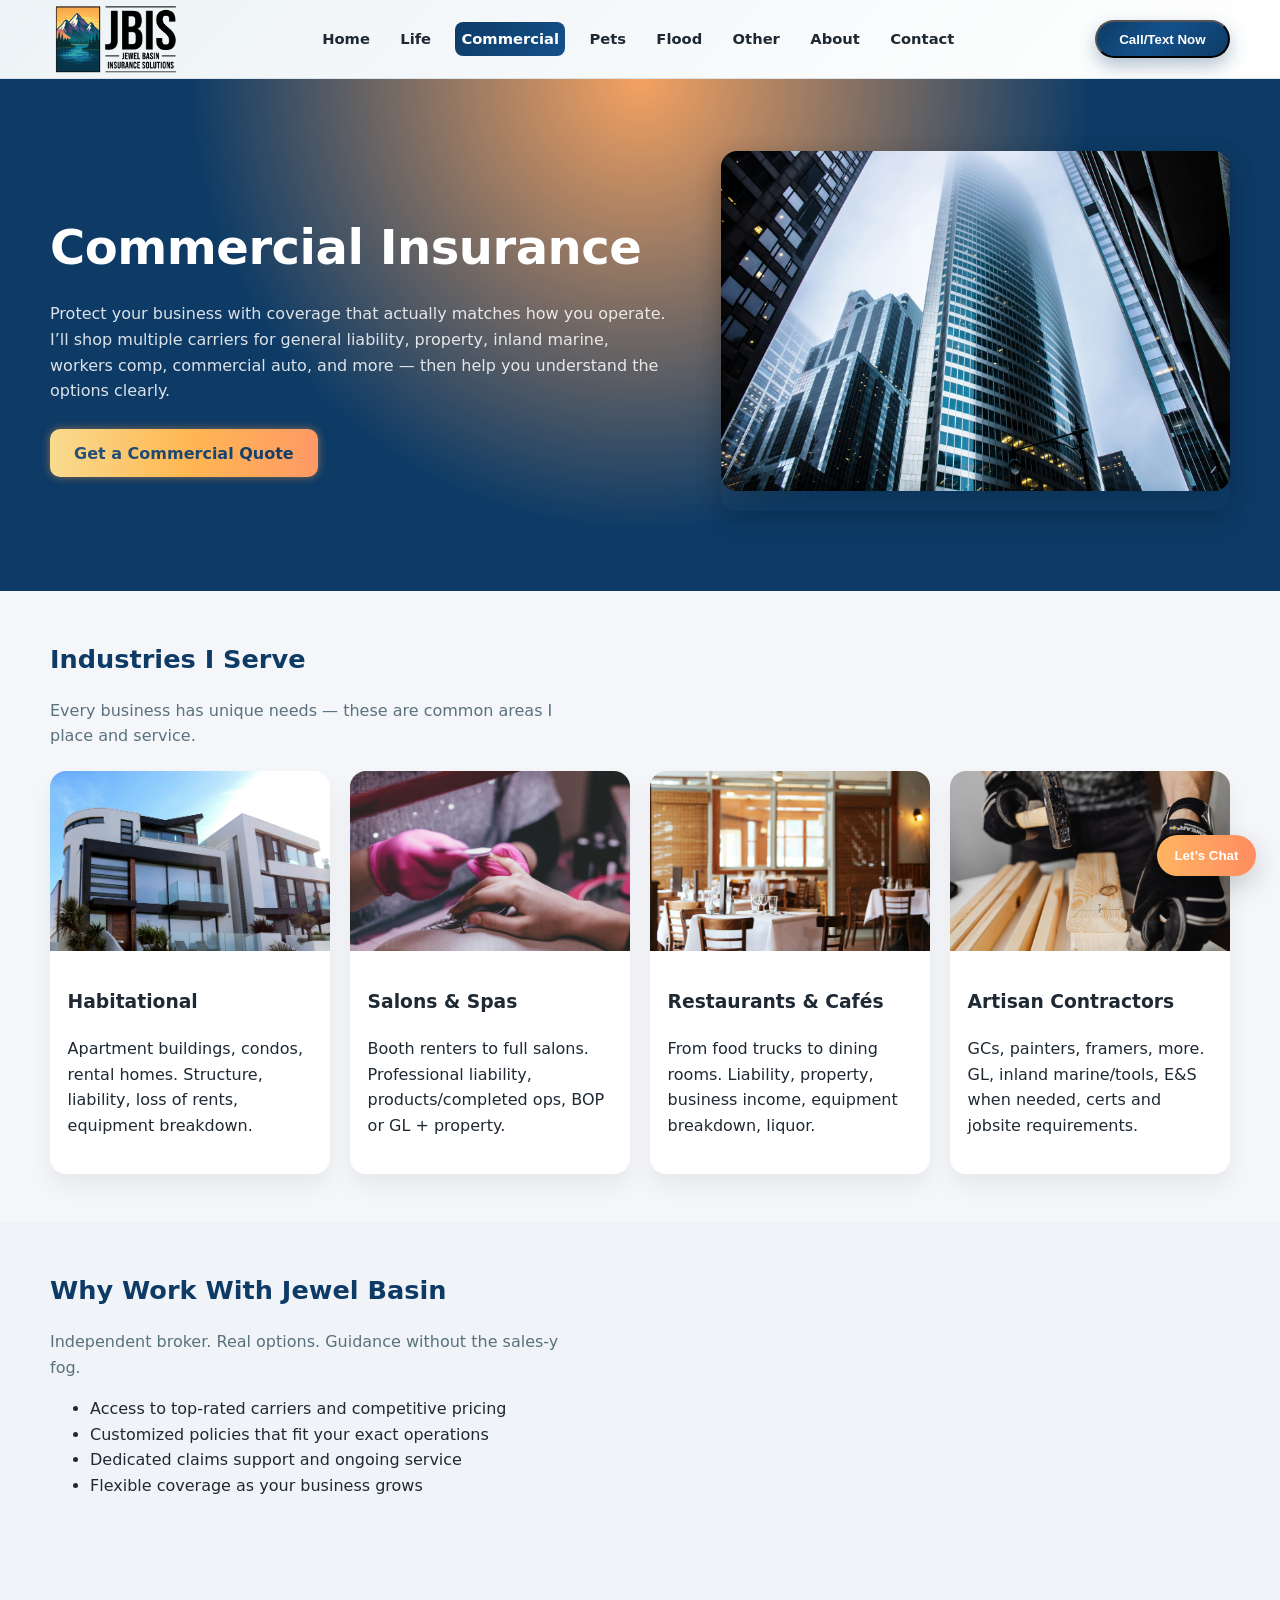
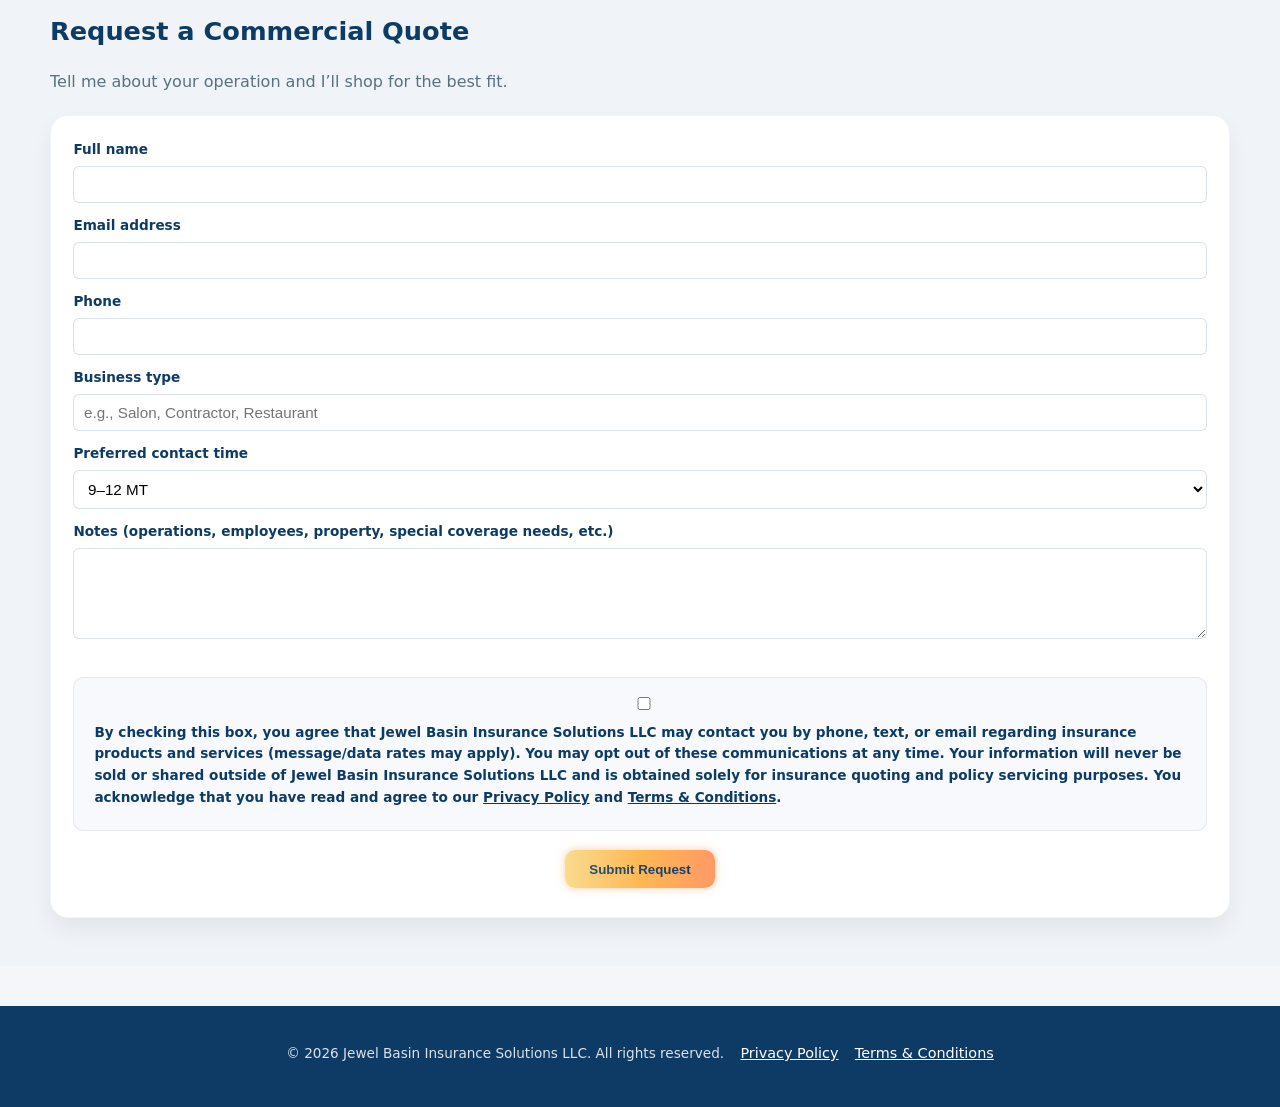
<file: commercial.html>
<!DOCTYPE html>
<html lang="en">
<head>
  <meta charset="UTF-8" />
  <meta name="viewport" content="width=device-width, initial-scale=1" />
  <title>Commercial Insurance | Jewel Basin Insurance Solutions</title>
  <meta name="description" content="General liability, property, inland marine, workers comp, commercial auto, and more — tailored protection for your operation with multiple carriers." />
  <link rel="stylesheet" href="styles.css" />
</head>
<body>
  <!-- =========================
       HEADER / NAV (consistent)
  ========================= -->
  <header class="topbar">
    <div class="container topbar__inner">
      <a href="index.html" class="logo" aria-label="Jewel Basin Insurance Solutions LLC">
        <img src="img/logo.png" alt="Jewel Basin Insurance Solutions LLC logo" />
      </a>

      <nav class="nav" aria-label="Primary">
        <a href="index.html#services">Home</a>
        <a href="life.html">Life</a>
        <a href="commercial.html" class="active">Commercial</a>
        <a href="pets.html">Pets</a>
        <a href="flood.html">Flood</a>
        <a href="other.html">Other</a>
        <a href="about.html">About</a>
        <a href="contact.html">Contact</a>
      </nav>

      <!-- Call/Text chooser button -->
      <button id="callTextBtn" class="btn-call" type="button">Call/Text Now</button>
    </div>
  </header>

  <main>
    <!-- =========================
         HERO
    ========================= -->
    <section class="hero">
      <div class="hero-inner container">
        <div class="hero-text">
          <h1>Commercial Insurance</h1>
          <p>
            Protect your business with coverage that actually matches how you operate. I’ll shop multiple carriers for
            general liability, property, inland marine, workers comp, commercial auto, and more — then help you understand
            the options clearly.
          </p>
          <a href="#quote" class="btn btn-primary">Get a Commercial Quote</a>
        </div>
        <div class="hero-photo commercial-hero">
          <img src="img/commercial.jpg" alt="Commercial insurance — shop floors, tools, storefronts" />
        </div>
      </div>
    </section>

    <!-- =========================
         INDUSTRIES / SERVICES GRID
    ========================= -->
    <section class="section">
      <div class="container">
        <h2>Industries I Serve</h2>
        <p class="section__lead">Every business has unique needs — these are common areas I place and service.</p>

        <div class="service-grid">
          <article class="service-card">
            <img src="img/habitational.jpg" alt="Habitational" />
            <div class="service-card__body">
              <h3>Habitational</h3>
              <p>Apartment buildings, condos, rental homes. Structure, liability, loss of rents, equipment breakdown.</p>
            </div>
          </article>

          <article class="service-card">
            <img src="img/salon.jpg" alt="Salons & Spas" />
            <div class="service-card__body">
              <h3>Salons &amp; Spas</h3>
              <p>Booth renters to full salons. Professional liability, products/completed ops, BOP or GL + property.</p>
            </div>
          </article>

          <article class="service-card">
            <img src="img/restaurant.jpg" alt="Restaurants & Cafés" />
            <div class="service-card__body">
              <h3>Restaurants &amp; Cafés</h3>
              <p>From food trucks to dining rooms. Liability, property, business income, equipment breakdown, liquor.</p>
            </div>
          </article>

          <article class="service-card">
            <img src="img/artisan.jpg" alt="Artisan Contractors" />
            <div class="service-card__body">
              <h3>Artisan Contractors</h3>
              <p>GCs, painters, framers, more. GL, inland marine/tools, E&amp;S when needed, certs and jobsite requirements.</p>
            </div>
          </article>
        </div>
      </div>
    </section>

    <!-- =========================
         WHY JBIS
    ========================= -->
    <section class="section section--muted">
      <div class="container">
        <h2>Why Work With Jewel Basin</h2>
        <p class="section__lead">Independent broker. Real options. Guidance without the sales-y fog.</p>
        <ul>
          <li>Access to top-rated carriers and competitive pricing</li>
          <li>Customized policies that fit your exact operations</li>
          <li>Dedicated claims support and ongoing service</li>
          <li>Flexible coverage as your business grows</li>
        </ul>
      </div>
    </section>

    <!-- =========================
         QUOTE FORM
    ========================= -->
    <section id="quote" class="section section--muted">
      <div class="container narrow">
        <h2>Request a Commercial Quote</h2>
        <p class="section__lead">Tell me about your operation and I’ll shop for the best fit.</p>

<form action="https://formspree.io/f/xqawkwnk" method="POST" class="quote-form">
  <input type="hidden" name="_subject" value="New Commercial Insurance Quote Request" />
  <input type="hidden" name="_template" value="table" />
  <input type="hidden" name="source_page" value="Commercial Insurance Page" />

  <div class="form-row">
    <div class="form-group">
      <label for="name">Full name</label>
      <input type="text" id="name" name="name" required />
    </div>
    <div class="form-group">
      <label for="email">Email address</label>
      <input type="email" id="email" name="email" required />
    </div>
  </div>

  <div class="form-row">
    <div class="form-group">
      <label for="phone">Phone</label>
      <input type="tel" id="phone" name="phone" />
    </div>
    <div class="form-group">
      <label for="business">Business type</label>
      <input type="text" id="business" name="business_type" placeholder="e.g., Salon, Contractor, Restaurant" />
    </div>
  </div>

  <div class="form-row">
    <div class="form-group">
      <label for="time">Preferred contact time</label>
      <select id="time" name="preferred_time">
        <option>9–12 MT</option>
        <option>12–3 MT</option>
        <option>3–5 MT</option>
        <option>After 5 MT (by appt)</option>
      </select>
    </div>
  </div>

  <div class="form-group">
    <label for="notes">Notes (operations, employees, property, special coverage needs, etc.)</label>
    <textarea id="notes" name="notes" rows="4"></textarea>
  </div>

  <div class="consent-box">
    <label class="checkbox-inline">
      <input type="checkbox" name="consent" value="Yes" required />
      By checking this box, you agree that Jewel Basin Insurance Solutions LLC may contact you by phone, text, or email regarding
      insurance products and services (message/data rates may apply). You may opt out of these communications at any time. Your
      information will never be sold or shared outside of Jewel Basin Insurance Solutions LLC and is obtained solely for insurance
      quoting and policy servicing purposes. You acknowledge that you have read and agree to our
      <a href="privacy.html" target="_blank">Privacy Policy</a> and
      <a href="terms.html" target="_blank">Terms &amp; Conditions</a>.
    </label>
  </div>

  <div class="form-submit">
    <button type="submit" class="btn btn-submit">Submit Request</button>
  </div>
</form>
      </div>
    </section>
  </main>

  <!-- =========================
       FOOTER
  ========================= -->
  <footer class="footer">
    <p>
      &copy; <span id="year"></span> Jewel Basin Insurance Solutions LLC. All rights reserved.
      <a href="privacy.html">Privacy Policy</a> 
      <a href="terms.html">Terms &amp; Conditions</a>
    </p>
  </footer>

  <!-- =========================
       CHAT (unchanged IDs/classes)
  ========================= -->
  <script src="chat.js" defer></script>
  <button id="jb-chat-launcher" aria-controls="jb-chat" aria-expanded="false">Let’s Chat</button>
  <div id="jb-chat" class="is-hidden" role="dialog" aria-label="Quote chat" aria-hidden="true">
    <div class="jb-chat__header">
      <strong>JBIS</strong>
      <button class="jb-chat__close" aria-label="Close chat">&times;</button>
    </div>
    <div id="jb-chat-messages" class="jb-chat__messages"></div>
    <form id="jb-chat-form" class="jb-chat__input" autocomplete="on">
      <div id="jb-chat-input"></div>
      <div class="jb-chat__actions">
        <button type="button" id="jb-chat-back" class="btn btn-ghost" disabled>Back</button>
        <button type="submit" id="jb-chat-next" class="btn">Next</button>
      </div>
    </form>
    <div class="jb-chat__footer">
      <small>
        By continuing you agree JBIS may contact you about insurance products and services (message/data rates may apply). You can opt out anytime.
        We don’t sell your data; it’s used only to provide quotes. See our <a href="privacy.html" target="_blank" rel="noopener">Privacy Policy</a>
        and <a href="terms.html" target="_blank" rel="noopener">Terms &amp; Conditions</a>.
      </small>
    </div>
  </div>

  <!-- =========================
       JS: Call/Text chooser + year script
  ========================= -->
  <script>
    // dynamic year
    document.getElementById('year').textContent = new Date().getFullYear();

    // Call/Text popup
    (function(){
      const btn = document.getElementById('callTextBtn');
      if(!btn) return;
      btn.addEventListener('click', function(){
        const overlay = document.createElement('div');
        overlay.style.position = 'fixed';
        overlay.style.inset = 0;
        overlay.style.background = 'rgba(0,0,0,.35)';
        overlay.style.zIndex = '9999';

        const box = document.createElement('div');
        box.style.position = 'fixed';
        box.style.top = '50%';
        box.style.left = '50%';
        box.style.transform = 'translate(-50%, -50%)';
        box.style.background = '#fff';
        box.style.border = '2px solid #0d3b66';
        box.style.borderRadius = '14px';
        box.style.padding = '1.25rem 1.5rem';
        box.style.boxShadow = '0 12px 40px rgba(0,0,0,0.25)';
        box.style.textAlign = 'center';
        box.style.zIndex = '10000';

        box.innerHTML = `
          <p style="font-weight:700;color:#0d3b66;margin-bottom:1rem;">How would you like to connect?</p>
          <div style="display:flex;gap:1rem;justify-content:center;flex-wrap:wrap;">
            <a href="tel:4063147878" class="btn" style="text-decoration:none;">📞 Call</a>
            <a href="sms:4063147878" class="btn" style="text-decoration:none;">💬 Text</a>
          </div>
          <button id="closeChoiceBox" style="margin-top:1.1rem;background:none;border:none;color:#555;font-size:.9rem;cursor:pointer;">Cancel</button>
        `;

        overlay.addEventListener('click', () => { overlay.remove(); box.remove(); });
        document.body.appendChild(overlay);
        document.body.appendChild(box);
        document.getElementById('closeChoiceBox').addEventListener('click', () => { overlay.remove(); box.remove(); });
      });
    })();
  </script>
</body>

</html>
</file>
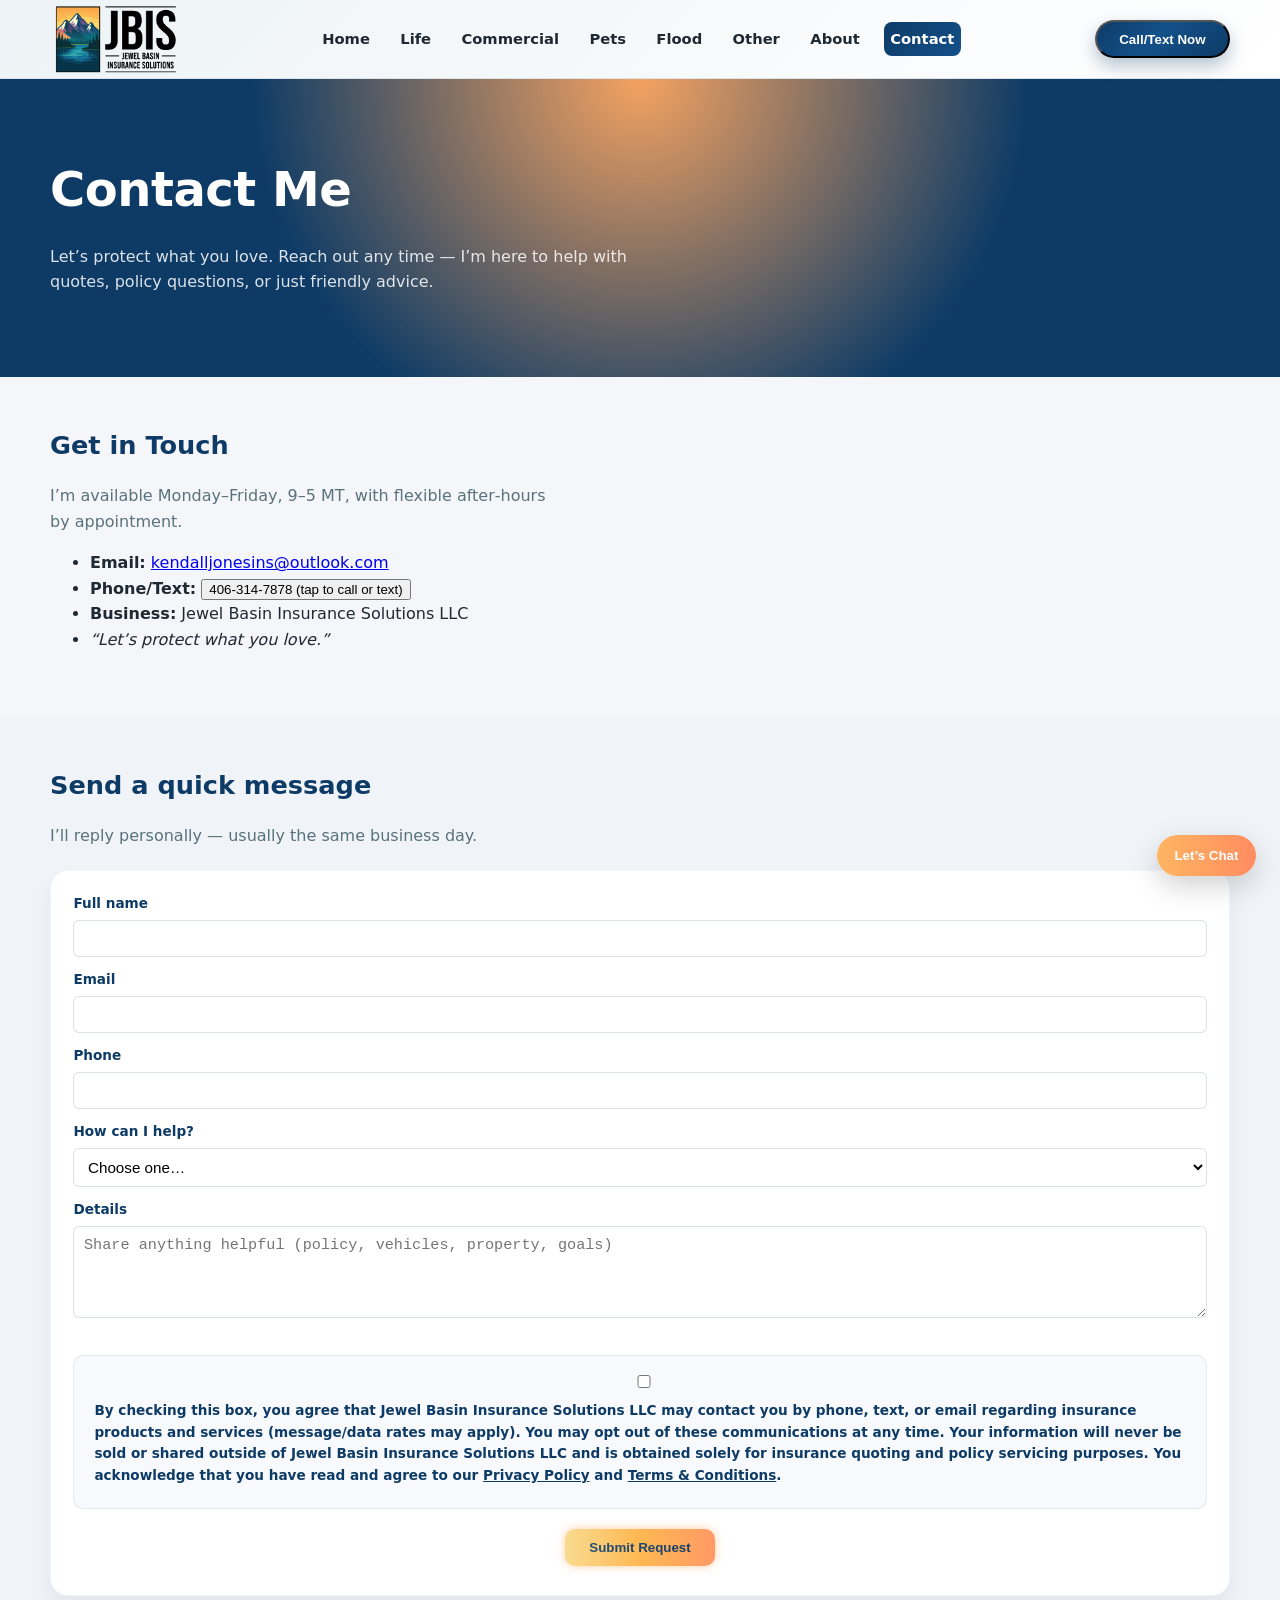
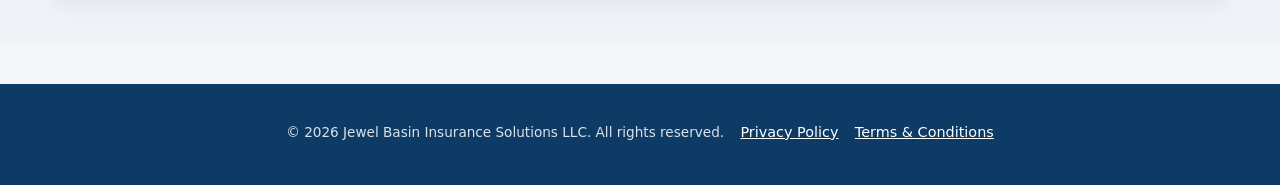
<file: contact.html>
<!DOCTYPE html>
<html lang="en">
<head>
  <meta charset="UTF-8" />
  <meta name="viewport" content="width=device-width, initial-scale=1" />
  <title>Contact | Jewel Basin Insurance Solutions</title>
  <meta name="description" content="Questions, quotes, or policy help — reach Kendall at JBIS. 9–5 MT with after‑hours by appointment." />
  <link rel="stylesheet" href="styles.css" />
</head>
<body>
  <!-- =========================
       HEADER / NAV (consistent)
  ========================= -->
  <header class="topbar">
    <div class="container topbar__inner">
      <a href="index.html" class="logo" aria-label="Jewel Basin Insurance Solutions LLC">
        <img src="img/logo.png" alt="Jewel Basin Insurance Solutions LLC logo" />
      </a>

      <nav class="nav" aria-label="Primary">
        <a href="index.html#services">Home</a>
        <a href="life.html">Life</a>
        <a href="commercial.html">Commercial</a>
        <a href="pets.html">Pets</a>
        <a href="flood.html">Flood</a>
        <a href="other.html">Other</a>
        <a href="about.html">About</a>
        <a href="contact.html" class="active">Contact</a>
      </nav>

      <!-- Call/Text chooser button -->
      <button id="callTextBtn" class="btn-call" type="button">Call/Text Now</button>
    </div>
  </header>

  <main>
    <!-- =========================
         HERO
    ========================= -->
    <section class="hero hero--page">
      <div class="hero-inner container">
        <div class="hero-text">
          <h1>Contact Me</h1>
          <p>
            Let’s protect what you love. Reach out any time — I’m here to help with quotes, policy questions,
            or just friendly advice.
          </p>
        </div>
      </div>
    </section>

    <!-- =========================
         CONTACT DETAILS
    ========================= -->
    <section class="section">
      <div class="container narrow">
        <h2>Get in Touch</h2>
        <p class="section__lead">I’m available Monday–Friday, 9–5 MT, with flexible after‑hours by appointment.</p>
        <ul class="contact-list">
          <li><strong>Email:</strong> <a href="mailto:kendalljonesins@outlook.com">kendalljonesins@outlook.com</a></li>
          <li><strong>Phone/Text:</strong> <button class="linklike" id="miniCallText">406‑314‑7878 (tap to call or text)</button></li>
          <li><strong>Business:</strong> Jewel Basin Insurance Solutions LLC</li>
          <li><em>“Let’s protect what you love.”</em></li>
        </ul>
      </div>
    </section>

    <!-- =========================
         CONTACT FORM
    ========================= -->
    <section class="section section--muted">
      <div class="container narrow">
        <h2>Send a quick message</h2>
        <p class="section__lead">I’ll reply personally — usually the same business day.</p>

<form class="quote-form" action="https://formspree.io/f/xgvrerdz" method="POST">
  <input type="hidden" name="_subject" value="New Message from Contact Page" />
  <input type="hidden" name="_template" value="table" />
  <input type="hidden" name="source_page" value="Contact Page" />

  <div class="form-row">
    <div class="form-group">
      <label for="name">Full name</label>
      <input type="text" id="name" name="name" required />
    </div>
    <div class="form-group">
      <label for="email">Email</label>
      <input type="email" id="email" name="email" required />
    </div>
  </div>

  <div class="form-row">
    <div class="form-group">
      <label for="phone">Phone</label>
      <input type="tel" id="phone" name="phone" />
    </div>
    <div class="form-group">
      <label for="topic">How can I help?</label>
      <select id="topic" name="topic">
        <option value="" selected>Choose one…</option>
        <option>Quote</option>
        <option>Policy review</option>
        <option>Billing</option>
        <option>Claims</option>
        <option>Other</option>
      </select>
    </div>
  </div>

  <div class="form-group">
    <label for="message">Details</label>
    <textarea
      id="message"
      name="message"
      rows="4"
      placeholder="Share anything helpful (policy, vehicles, property, goals)"
    ></textarea>
  </div>

  <div class="form-agreement">
    <label class="checkbox-inline">
      <input type="checkbox" name="consent" value="Yes" required />
      By checking this box, you agree that Jewel Basin Insurance Solutions LLC may contact you by phone, text, or email regarding
      insurance products and services (message/data rates may apply). You may opt out of these communications at any time. Your
      information will never be sold or shared outside of Jewel Basin Insurance Solutions LLC and is obtained solely for insurance
      quoting and policy servicing purposes. You acknowledge that you have read and agree to our
      <a href="privacy.html" target="_blank">Privacy Policy</a> and
      <a href="terms.html" target="_blank">Terms &amp; Conditions</a>.
    </label>
  </div>

  <div class="form-submit">
    <button type="submit" class="btn btn-submit">Submit Request</button>
  </div>
</form>
      </div>
    </section>
  </main>

  <!-- =========================
       FOOTER
  ========================= -->
  <footer class="footer">
    <p>
      &copy; <span id="year"></span> Jewel Basin Insurance Solutions LLC. All rights reserved.
      <a href="privacy.html">Privacy Policy</a> 
      <a href="terms.html">Terms &amp; Conditions</a>
    </p>
  </footer>

  <!-- =========================
       CHAT (unchanged IDs/classes)
  ========================= -->
  <script src="chat.js" defer></script>
  <button id="jb-chat-launcher" aria-controls="jb-chat" aria-expanded="false">Let’s Chat</button>
  <div id="jb-chat" class="is-hidden" role="dialog" aria-label="Quote chat" aria-hidden="true">
    <div class="jb-chat__header">
      <strong>JBIS</strong>
      <button class="jb-chat__close" aria-label="Close chat">&times;</button>
    </div>
    <div id="jb-chat-messages" class="jb-chat__messages"></div>
    <form id="jb-chat-form" class="jb-chat__input" autocomplete="on">
      <div id="jb-chat-input"></div>
      <div class="jb-chat__actions">
        <button type="button" id="jb-chat-back" class="btn btn-ghost" disabled>Back</button>
        <button type="submit" id="jb-chat-next" class="btn">Next</button>
      </div>
    </form>
    <div class="jb-chat__footer">
      <small>
        By continuing you agree JBIS may contact you about insurance products and services (message/data rates may apply). You can opt out anytime.
        We don’t sell your data; it’s used only to provide quotes. See our <a href="privacy.html" target="_blank" rel="noopener">Privacy Policy</a>
        and <a href="terms.html" target="_blank" rel="noopener">Terms &amp; Conditions</a>.
      </small>
    </div>
  </div>

  <!-- =========================
       JS: Call/Text chooser + year script
  ========================= -->
  <script>
    // dynamic year
    document.getElementById('year').textContent = new Date().getFullYear();

    // header Call/Text popup
    (function(){
      function showChooser(){
        const overlay = document.createElement('div');
        overlay.style.position = 'fixed';
        overlay.style.inset = 0;
        overlay.style.background = 'rgba(0,0,0,.35)';
        overlay.style.zIndex = '9999';

        const box = document.createElement('div');
        box.style.position = 'fixed';
        box.style.top = '50%';
        box.style.left = '50%';
        box.style.transform = 'translate(-50%, -50%)';
        box.style.background = '#fff';
        box.style.border = '2px solid #0d3b66';
        box.style.borderRadius = '14px';
        box.style.padding = '1.25rem 1.5rem';
        box.style.boxShadow = '0 12px 40px rgba(0,0,0,0.25)';
        box.style.textAlign = 'center';
        box.style.zIndex = '10000';
        box.innerHTML = `
          <p style="font-weight:700;color:#0d3b66;margin-bottom:1rem;">How would you like to connect?</p>
          <div style="display:flex;gap:1rem;justify-content:center;flex-wrap:wrap;">
            <a href="tel:4063147878" class="btn" style="text-decoration:none;">📞 Call</a>
            <a href="sms:4063147878" class="btn" style="text-decoration:none;">💬 Text</a>
          </div>
          <button id="closeChoiceBox" style="margin-top:1.1rem;background:none;border:none;color:#555;font-size:.9rem;cursor:pointer;">Cancel</button>
        `;
        overlay.addEventListener('click', () => { overlay.remove(); box.remove(); });
        document.body.appendChild(overlay);
        document.body.appendChild(box);
        document.getElementById('closeChoiceBox').addEventListener('click', () => { overlay.remove(); box.remove(); });
      }

      const btn = document.getElementById('callTextBtn');
      const mini = document.getElementById('miniCallText');
      if(btn) btn.addEventListener('click', showChooser);
      if(mini) mini.addEventListener('click', showChooser);
    })();
  </script>
</body>

</html>
</file>
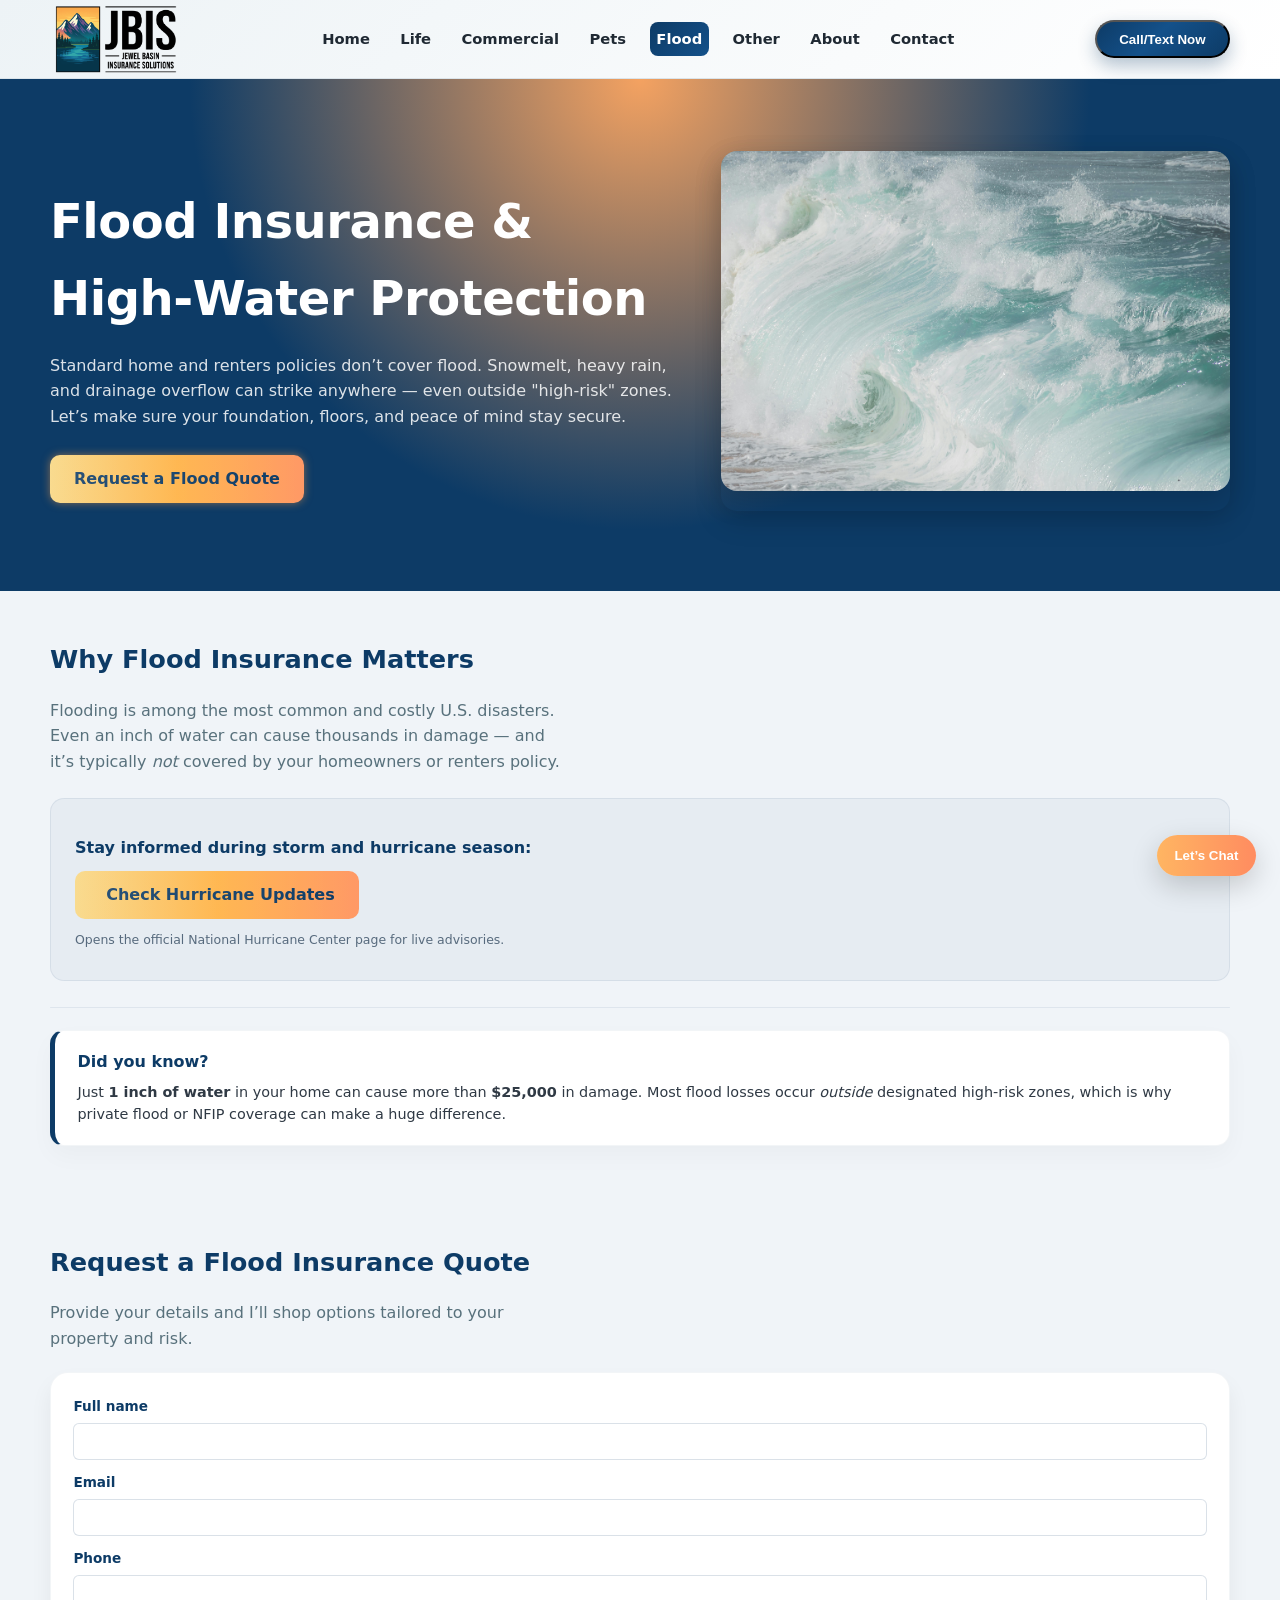
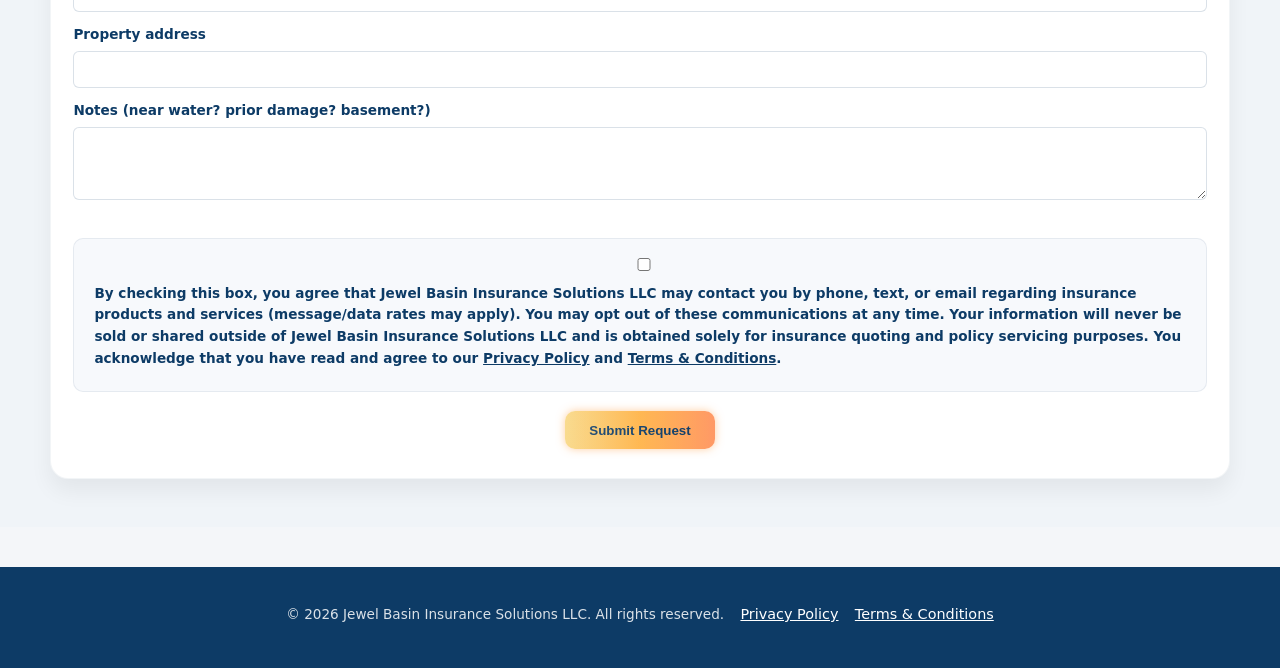
<file: flood.html>
<!DOCTYPE html>
<html lang="en">
<head>
  <meta charset="UTF-8" />
  <meta name="viewport" content="width=device-width, initial-scale=1" />
  <title>Flood Insurance | Jewel Basin Insurance Solutions</title>
  <meta name="description" content="Private Flood and NFIP options to protect your home from snowmelt, heavy rain, and overland water. Clear guidance, local service." />
  <link rel="stylesheet" href="styles.css" />
</head>
<body>
  <!-- =========================
       HEADER / NAV (consistent with index)
  ========================= -->
  <header class="topbar">
    <div class="container topbar__inner">
      <a href="index.html" class="logo" aria-label="Jewel Basin Insurance Solutions LLC">
        <img src="img/logo.png" alt="Jewel Basin Insurance Solutions LLC logo" />
      </a>

      <nav class="nav" aria-label="Primary">
        <a href="index.html#services">Home</a>
        <a href="life.html">Life</a>
        <a href="commercial.html">Commercial</a>
        <a href="pets.html">Pets</a>
        <a href="flood.html" class="active">Flood</a>
        <a href="other.html">Other</a>
        <a href="about.html">About</a>
        <a href="contact.html">Contact</a>
      </nav>

<button id="callTextBtn" class="btn-call" type="button">Call/Text Now</button>
    </div>
  </header>

  <main>
    <!-- =========================
         HERO
    ========================= -->
    <section class="hero">
      <div class="hero-inner container">
        <div class="hero-text">
          <h1>Flood Insurance &amp; High‑Water Protection</h1>
          <p>
            Standard home and renters policies don’t cover flood. Snowmelt, heavy rain, and drainage overflow can strike
            anywhere — even outside "high‑risk" zones. Let’s make sure your foundation, floors, and peace of mind stay secure.
          </p>
          <a href="#quote" class="btn btn-primary">Request a Flood Quote</a>
        </div>
        <div class="hero-photo commercial-hero">
          <img src="img/flood.jpg" alt="Neighborhood street with high water" />
        </div>
      </div>
    </section>

    <!-- =========================
         WHY FLOOD COVERAGE
    ========================= -->
    <section class="section section--muted">
      <div class="container narrow">
        <h2>Why Flood Insurance Matters</h2>
        <p class="section__lead">
          Flooding is among the most common and costly U.S. disasters. Even an inch of water can cause thousands in damage —
          and it’s typically <em>not</em> covered by your homeowners or renters policy.
        </p>

        <!-- Hurricane / Storm updates callout -->
        <div class="hurricane-alert">
          <p class="hurricane-title">Stay informed during storm and hurricane season:</p>
<a href="https://www.nhc.noaa.gov/?atl"
   target="_blank"
   rel="noopener"
   class="btn btn-primary btn-hurricane">
  <span class="wave-dot"></span>
  Check Hurricane Updates
</a>
          <p class="hurricane-note">Opens the official National Hurricane Center page for live advisories.</p>
        </div>

        <div class="section-divider"></div>

        <div class="flood-fact">
          <h3>Did you know?</h3>
          <p>
            Just <strong>1 inch of water</strong> in your home can cause more than <strong>$25,000</strong> in damage. Most flood losses occur
            <em>outside</em> designated high‑risk zones, which is why private flood or NFIP coverage can make a huge difference.
          </p>
        </div>
      </div>
    </section>

    <!-- =========================
         QUOTE FORM
    ========================= -->
    <section id="quote" class="section section--muted">
      <div class="container">
        <h2>Request a Flood Insurance Quote</h2>
        <p class="section__lead">Provide your details and I’ll shop options tailored to your property and risk.</p>

<form class="quote-form" action="https://formspree.io/f/xyzlylok" method="POST">
  <input type="hidden" name="_subject" value="New Flood Insurance Request" />
  <input type="hidden" name="_template" value="table" />
  <input type="hidden" name="source_page" value="Flood Insurance Page" />

  <div class="form-row">
    <div class="form-group">
      <label for="name">Full name</label>
      <input id="name" name="name" type="text" required />
    </div>
    <div class="form-group">
      <label for="email">Email</label>
      <input id="email" name="email" type="email" required />
    </div>
  </div>

  <div class="form-row">
    <div class="form-group">
      <label for="phone">Phone</label>
      <input id="phone" name="phone" type="tel" required />
    </div>
    <div class="form-group">
      <label for="address">Property address</label>
      <input id="address" name="property_address" type="text" />
    </div>
  </div>

  <div class="form-group">
    <label for="notes">Notes (near water? prior damage? basement?)</label>
    <textarea id="notes" name="notes" rows="3"></textarea>
  </div>

  <div class="form-agreement">
    <label class="checkbox-inline">
      <input type="checkbox" name="consent" value="Yes" required />
      By checking this box, you agree that Jewel Basin Insurance Solutions LLC may contact you by phone, text, or email regarding
      insurance products and services (message/data rates may apply). You may opt out of these communications at any time. Your
      information will never be sold or shared outside of Jewel Basin Insurance Solutions LLC and is obtained solely for insurance
      quoting and policy servicing purposes. You acknowledge that you have read and agree to our
      <a href="privacy.html" target="_blank">Privacy Policy</a> and
      <a href="terms.html" target="_blank">Terms &amp; Conditions</a>.
    </label>
  </div>

  <div class="form-submit">
    <button type="submit" class="btn btn-submit">Submit Request</button>
  </div>
</form>
      </div>
    </section>
  </main>

  <!-- =========================
       FOOTER
  ========================= -->
  <footer class="footer">
    <p>
      &copy; <span id="year"></span> Jewel Basin Insurance Solutions LLC. All rights reserved.
      <a href="privacy.html">Privacy Policy</a> 
      <a href="terms.html">Terms &amp; Conditions</a>
    </p>
  </footer>

  <!-- =========================
       CHAT (unchanged IDs/classes)
  ========================= -->
  <script src="chat.js" defer></script>
  <button id="jb-chat-launcher" aria-controls="jb-chat" aria-expanded="false">Let’s Chat</button>
  <div id="jb-chat" class="is-hidden" role="dialog" aria-label="Quote chat" aria-hidden="true">
    <div class="jb-chat__header">
      <strong>JBIS</strong>
      <button class="jb-chat__close" aria-label="Close chat">&times;</button>
    </div>
    <div id="jb-chat-messages" class="jb-chat__messages"></div>
    <form id="jb-chat-form" class="jb-chat__input" autocomplete="on">
      <div id="jb-chat-input"></div>
      <div class="jb-chat__actions">
        <button type="button" id="jb-chat-back" class="btn btn-ghost" disabled>Back</button>
        <button type="submit" id="jb-chat-next" class="btn">Next</button>
      </div>
    </form>
    <div class="jb-chat__footer">
      <small>
        By continuing you agree JBIS may contact you about insurance products and services (message/data rates may apply). You can opt out anytime.
        We don’t sell your data; it’s used only to provide quotes. See our <a href="privacy.html" target="_blank" rel="noopener">Privacy Policy</a>
        and <a href="terms.html" target="_blank" rel="noopener">Terms &amp; Conditions</a>.
      </small>
    </div>
  </div>

  <!-- year script -->
  <script>document.getElementById('year').textContent = new Date().getFullYear();</script>
</body>
</html>
</file>
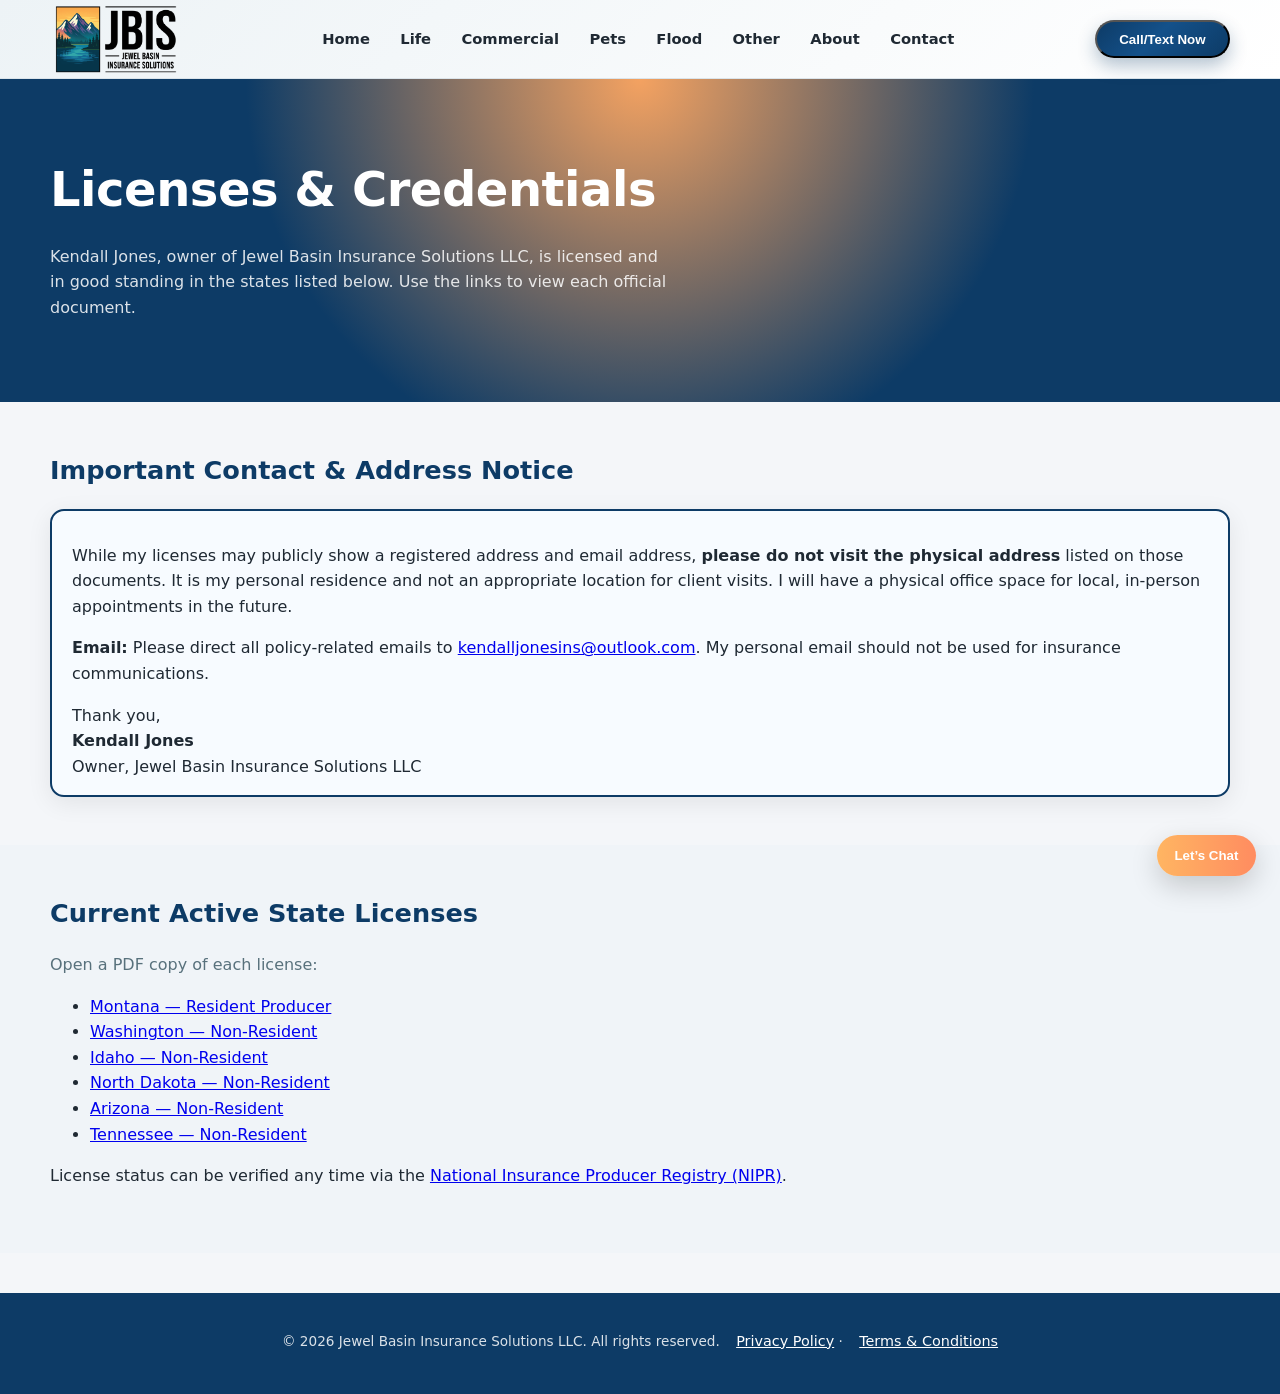
<file: licenses.html>
<!DOCTYPE html>
<html lang="en">
<head>
  <meta charset="UTF-8" />
  <meta name="viewport" content="width=device-width, initial-scale=1" />
  <title>Licenses | Jewel Basin Insurance Solutions</title>
  <meta name="description" content="View Jewel Basin Insurance Solutions LLC licensing information for Montana, Washington, Idaho, North Dakota, Arizona, and Tennessee." />
  <link rel="stylesheet" href="styles.css" />
</head>
<body>
  <!-- =========================
       HEADER / NAV (kept consistent with site)
  ========================= -->
  <header class="topbar">
    <div class="container topbar__inner">
      <a href="index.html" class="logo" aria-label="Jewel Basin Insurance Solutions LLC">
        <img src="img/logo.png" alt="Jewel Basin Insurance Solutions LLC logo" />
      </a>

      <nav class="nav" aria-label="Primary">
        <a href="index.html#services">Home</a>
        <a href="life.html">Life</a>
        <a href="commercial.html">Commercial</a>
        <a href="pets.html">Pets</a>
        <a href="flood.html">Flood</a>
        <a href="other.html">Other</a>
        <a href="about.html">About</a>
        <a href="contact.html">Contact</a>
      </nav>

      <!-- Call/Text chooser button -->
      <button id="callTextBtn" class="btn-call" type="button">Call/Text Now</button>
    </div>
  </header>

  <main>
    <!-- =========================
         HERO
    ========================= -->
    <section class="hero hero--page">
      <div class="hero-inner container">
        <div class="hero-text">
          <h1>Licenses &amp; Credentials</h1>
          <p>
            Kendall Jones, owner of Jewel Basin Insurance Solutions LLC, is licensed and in good standing in the
            states listed below. Use the links to view each official document.
          </p>
        </div>
      </div>
    </section>

    <!-- =========================
         NOTICE
    ========================= -->
    <section class="section">
      <div class="container narrow">
        <h2>Important Contact & Address Notice</h2>
        <div class="notice-card" style="background:#f7fbff;border:2px solid #0d3b66;border-radius:14px;padding:1rem 1.25rem;box-shadow:0 6px 24px rgba(0,0,0,.08);">
          <p>While my licenses may publicly show a registered address and email address, <strong>please do not visit the physical address</strong> listed on those documents. It is my personal residence and not an appropriate location for client visits. I will have a physical office space for local, in‑person appointments in the future.</p>
          <p><strong>Email:</strong> Please direct all policy‑related emails to <a href="mailto:kendalljonesins@outlook.com">kendalljonesins@outlook.com</a>. My personal email should not be used for insurance communications.</p>
          <p style="margin:0.75rem 0 0 0;">Thank you,<br /><strong>Kendall Jones</strong><br />Owner, Jewel Basin Insurance Solutions LLC</p>
        </div>
      </div>
    </section>

    <!-- =========================
         LICENSE LIST
    ========================= -->
    <section class="section section--muted">
      <div class="container narrow">
        <h2>Current Active State Licenses</h2>
        <p class="section__lead">Open a PDF copy of each license:</p>

        <ul class="license-list">
          <li><a href="img/MT.pdf" target="_blank" rel="noopener">Montana — Resident Producer</a></li>
          <li><a href="img/WA.pdf" target="_blank" rel="noopener">Washington — Non‑Resident</a></li>
          <li><a href="img/ID.pdf" target="_blank" rel="noopener">Idaho — Non‑Resident</a></li>
          <li><a href="img/ND.pdf" target="_blank" rel="noopener">North Dakota — Non‑Resident</a></li>
          <li><a href="img/AZ.pdf" target="_blank" rel="noopener">Arizona — Non‑Resident</a></li>
          <li><a href="img/TN.pdf" target="_blank" rel="noopener">Tennessee — Non‑Resident</a></li>
        </ul>

        <p class="license-note">
          License status can be verified any time via the
          <a href="https://nipr.com/licensing-center/state-requirements" target="_blank" rel="noopener">National Insurance Producer Registry (NIPR)</a>.
        </p>
      </div>
    </section>
  </main>

  <!-- =========================
       FOOTER
  ========================= -->
  <footer class="footer">
    <p>
      &copy; <span id="year"></span> Jewel Basin Insurance Solutions LLC. All rights reserved.
      <a href="privacy.html">Privacy Policy</a> ·
      <a href="terms.html">Terms &amp; Conditions</a>
    </p>
  </footer>

  <!-- =========================
       CHAT (unchanged IDs/classes)
  ========================= -->
  <script src="chat.js" defer></script>
  <button id="jb-chat-launcher" aria-controls="jb-chat" aria-expanded="false">Let’s Chat</button>
  <div id="jb-chat" class="is-hidden" role="dialog" aria-label="Quote chat" aria-hidden="true">
    <div class="jb-chat__header">
      <strong>JBIS</strong>
      <button class="jb-chat__close" aria-label="Close chat">&times;</button>
    </div>
    <div id="jb-chat-messages" class="jb-chat__messages"></div>
    <form id="jb-chat-form" class="jb-chat__input" autocomplete="on">
      <div id="jb-chat-input"></div>
      <div class="jb-chat__actions">
        <button type="button" id="jb-chat-back" class="btn btn-ghost" disabled>Back</button>
        <button type="submit" id="jb-chat-next" class="btn">Next</button>
      </div>
    </form>
    <div class="jb-chat__footer">
      <small>
        By continuing you agree JBIS may contact you about insurance products and services (message/data rates may apply). You can opt out anytime.
        We don’t sell your data; it’s used only to provide quotes. See our <a href="privacy.html" target="_blank" rel="noopener">Privacy Policy</a>
        and <a href="terms.html" target="_blank" rel="noopener">Terms &amp; Conditions</a>.
      </small>
    </div>
  </div>

  <!-- =========================
       JS: Year + Call/Text chooser
  ========================= -->
  <script>
    // dynamic year
    document.getElementById('year').textContent = new Date().getFullYear();

    // Call/Text popup
    (function(){
      const btn = document.getElementById('callTextBtn');
      if(!btn) return;
      btn.addEventListener('click', function(){
        const overlay = document.createElement('div');
        overlay.style.position = 'fixed';
        overlay.style.inset = 0;
        overlay.style.background = 'rgba(0,0,0,.35)';
        overlay.style.zIndex = '9999';

        const box = document.createElement('div');
        box.style.position = 'fixed';
        box.style.top = '50%';
        box.style.left = '50%';
        box.style.transform = 'translate(-50%, -50%)';
        box.style.background = '#fff';
        box.style.border = '2px solid #0d3b66';
        box.style.borderRadius = '14px';
        box.style.padding = '1.25rem 1.5rem';
        box.style.boxShadow = '0 12px 40px rgba(0,0,0,0.25)';
        box.style.textAlign = 'center';
        box.style.zIndex = '10000';

        box.innerHTML = `
          <p style="font-weight:700;color:#0d3b66;margin-bottom:1rem;">How would you like to connect?</p>
          <div style="display:flex;gap:1rem;justify-content:center;flex-wrap:wrap;">
            <a href="tel:4063147878" class="btn" style="text-decoration:none;">📞 Call</a>
            <a href="sms:4063147878" class="btn" style="text-decoration:none;">💬 Text</a>
          </div>
          <button id="closeChoiceBox" style="margin-top:1.1rem;background:none;border:none;color:#555;font-size:.9rem;cursor:pointer;">Cancel</button>
        `;

        overlay.addEventListener('click', () => { overlay.remove(); box.remove(); });
        document.body.appendChild(overlay);
        document.body.appendChild(box);
        document.getElementById('closeChoiceBox').addEventListener('click', () => { overlay.remove(); box.remove(); });
      });
    })();
  </script>
</body>
</html>
</file>
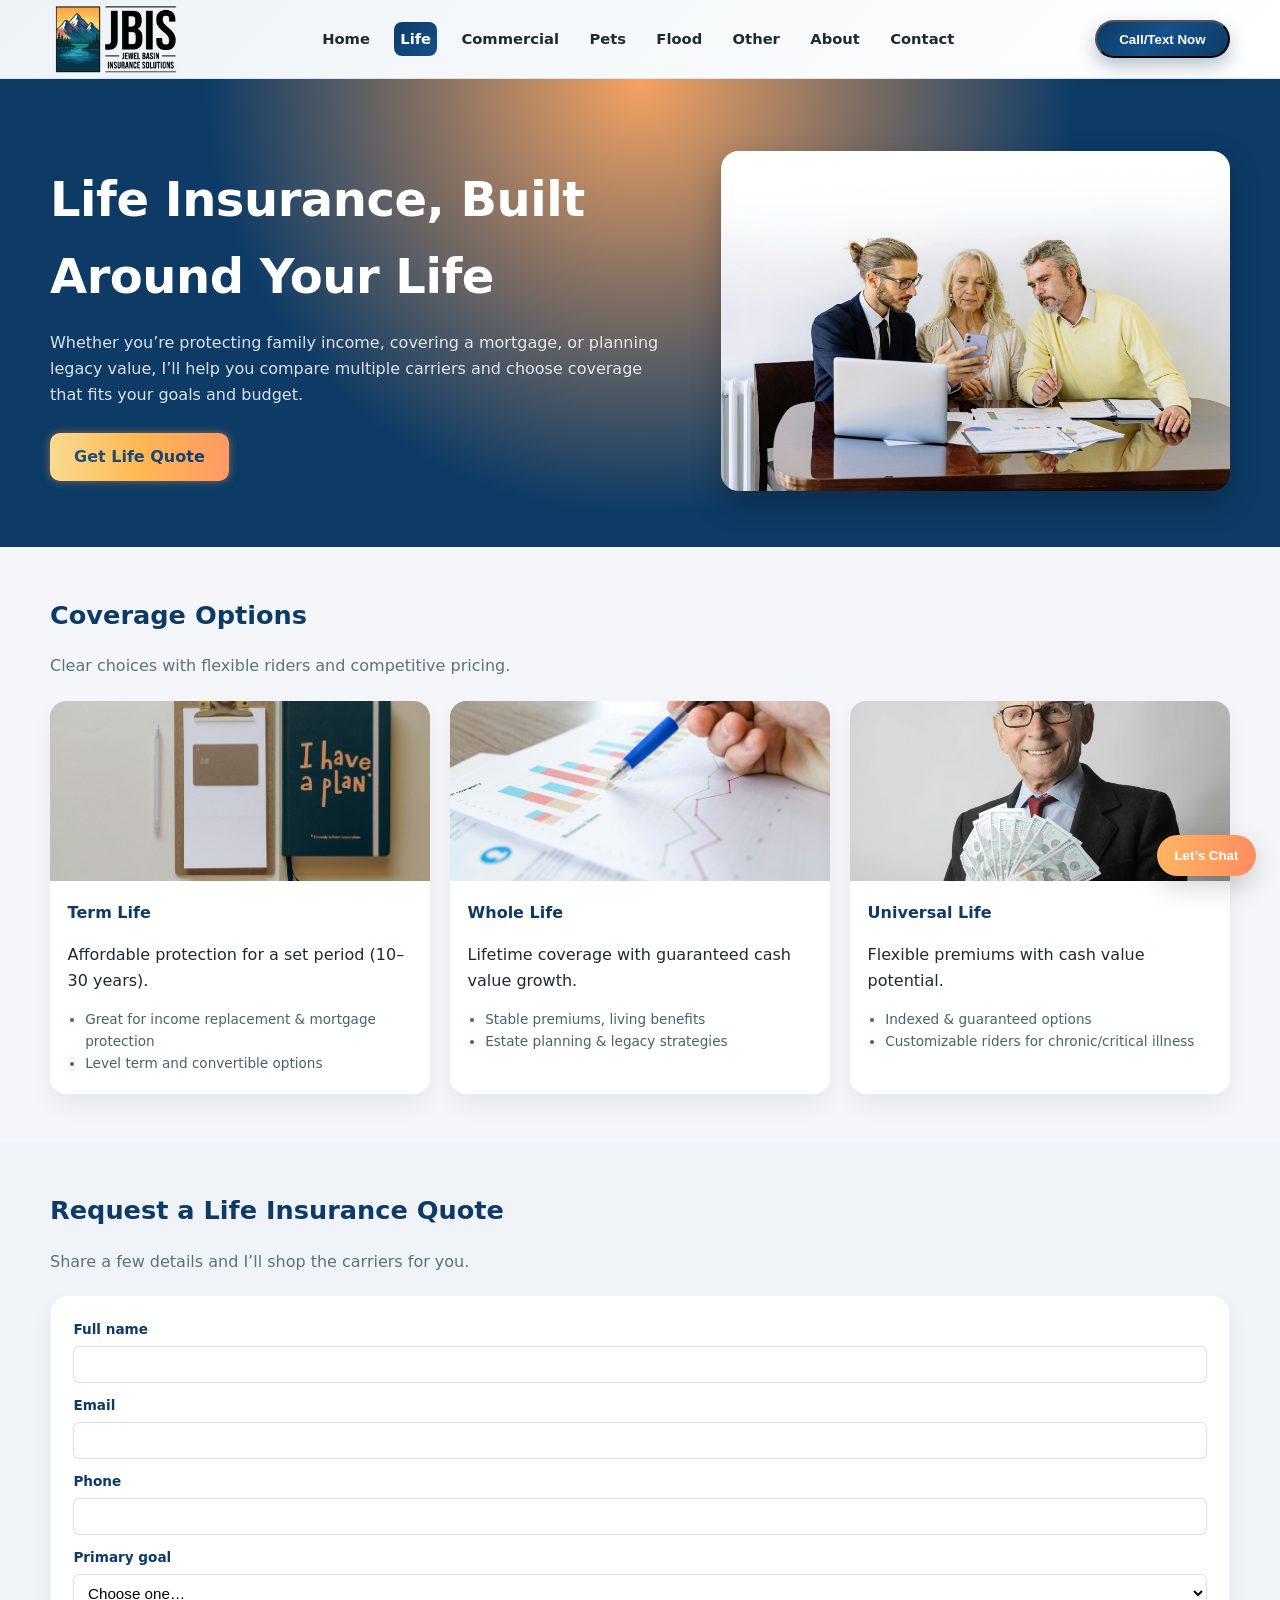
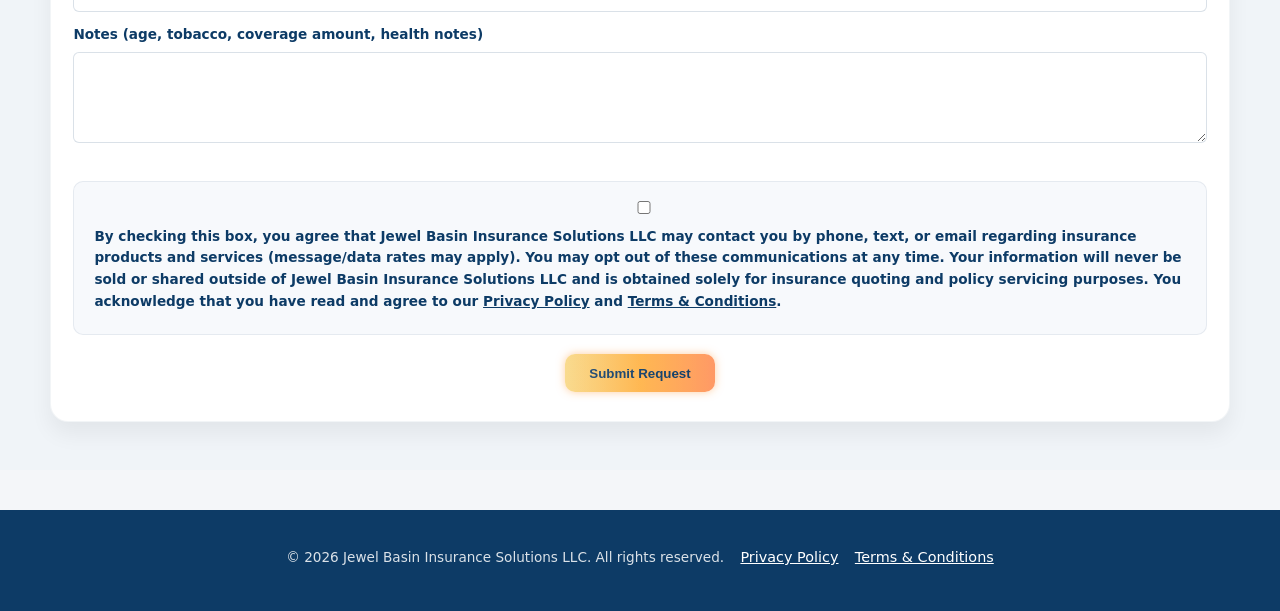
<file: life.html>
<!DOCTYPE html>
<html lang="en">
<head>
  <meta charset="UTF-8" />
  <meta name="viewport" content="width=device-width, initial-scale=1" />
  <title>Life Insurance | Jewel Basin Insurance Solutions</title>
  <meta name="description" content="Term, Whole, and Universal Life. Mortgage protection, income replacement, and final expense options with clear guidance and fast quotes." />
  <link rel="stylesheet" href="styles.css" />
</head>
<body>
  <!-- =========================
       HEADER / NAV
  ========================= -->
  <header class="topbar">
    <div class="container topbar__inner">
      <a href="index.html" class="logo" aria-label="Jewel Basin Insurance Solutions LLC">
        <img src="img/logo.png" alt="Jewel Basin Insurance Solutions LLC logo" />
      </a>

      <nav class="nav" aria-label="Primary">
        <a href="index.html#services">Home</a>
        <a href="life.html" class="active">Life</a>
        <a href="commercial.html">Commercial</a>
        <a href="pets.html">Pets</a>
        <a href="flood.html">Flood</a>
        <a href="other.html">Other</a>
        <a href="about.html">About</a>
        <a href="contact.html">Contact</a>
      </nav>

      <!-- Call/Text chooser button -->
      <button id="callTextBtn" class="btn-call" type="button">Call/Text Now</button>
    </div>
  </header>

  <main>
    <!-- =========================
         HERO
    ========================= -->
    <section class="hero hero-life">
      <div class="hero-inner container">
        <div class="hero-text">
          <h1>Life Insurance, Built Around Your Life</h1>
          <p>
            Whether you’re protecting family income, covering a mortgage, or planning legacy value, I’ll help you
            compare multiple carriers and choose coverage that fits your goals and budget.
          </p>
          <a href="#quote" class="btn btn-primary">Get Life Quote</a>
        </div>
        <div class="hero-photo">
          <img src="img/life.jpg" alt="Family enjoying time together" />
        </div>
      </div>
    </section>

    <!-- =========================
         PLAN TYPES / BENEFITS
    ========================= -->
    <section class="section">
      <div class="container">
        <h2>Coverage Options</h2>
        <p class="section__lead">Clear choices with flexible riders and competitive pricing.</p>

        <div class="spotlight-grid">
          <article class="spotlight">
            <img src="img/life5.jpg" alt="Term Life" />
            <div class="spotlight__body">
              <h3>Term Life</h3>
              <p>Affordable protection for a set period (10–30 years).</p>
              <ul>
                <li>Great for income replacement &amp; mortgage protection</li>
                <li>Level term and convertible options</li>
              </ul>
            </div>
          </article>

          <article class="spotlight">
            <img src="img/life3.jpg" alt="Whole Life" />
            <div class="spotlight__body">
              <h3>Whole Life</h3>
              <p>Lifetime coverage with guaranteed cash value growth.</p>
              <ul>
                <li>Stable premiums, living benefits</li>
                <li>Estate planning &amp; legacy strategies</li>
              </ul>
            </div>
          </article>

          <article class="spotlight">
            <img src="img/life4.jpg" alt="Universal Life" />
            <div class="spotlight__body">
              <h3>Universal Life</h3>
              <p>Flexible premiums with cash value potential.</p>
              <ul>
                <li>Indexed &amp; guaranteed options</li>
                <li>Customizable riders for chronic/critical illness</li>
              </ul>
            </div>
          </article>
        </div>
      </div>
    </section>

    <!-- =========================
         QUOTE FORM
    ========================= -->
    <section id="quote" class="section section--muted">
      <div class="container narrow">
        <h2>Request a Life Insurance Quote</h2>
        <p class="section__lead">Share a few details and I’ll shop the carriers for you.</p>

<form class="quote-form" action="https://formspree.io/f/manayavw" method="POST">
  <input type="hidden" name="_subject" value="New Life Insurance Request" />
  <input type="hidden" name="_template" value="table" />
  <input type="hidden" name="source_page" value="Life Insurance Page" />

  <div class="form-row">
    <div class="form-group">
      <label for="name">Full name</label>
      <input id="name" name="name" type="text" required />
    </div>
    <div class="form-group">
      <label for="email">Email</label>
      <input id="email" name="email" type="email" required />
    </div>
  </div>

  <div class="form-row">
    <div class="form-group">
      <label for="phone">Phone</label>
      <input id="phone" name="phone" type="tel" />
    </div>
    <div class="form-group">
      <label for="goal">Primary goal</label>
      <select id="goal" name="primary_goal">
        <option value="" selected>Choose one…</option>
        <option>Income replacement</option>
        <option>Mortgage protection</option>
        <option>Final expense</option>
        <option>Legacy / estate planning</option>
      </select>
    </div>
  </div>

  <div class="form-group">
    <label for="notes">Notes (age, tobacco, coverage amount, health notes)</label>
    <textarea id="notes" name="notes" rows="4"></textarea>
  </div>

  <div class="form-agreement">
    <label class="checkbox-inline">
      <input type="checkbox" name="consent" value="Yes" required />
      By checking this box, you agree that Jewel Basin Insurance Solutions LLC may contact you by phone, text, or email regarding
      insurance products and services (message/data rates may apply). You may opt out of these communications at any time. Your
      information will never be sold or shared outside of Jewel Basin Insurance Solutions LLC and is obtained solely for insurance
      quoting and policy servicing purposes. You acknowledge that you have read and agree to our
      <a href="privacy.html" target="_blank">Privacy Policy</a> and
      <a href="terms.html" target="_blank">Terms &amp; Conditions</a>.
    </label>
  </div>

  <div class="form-submit">
    <button type="submit" class="btn btn-submit">Submit Request</button>
  </div>
</form>
      </div>
    </section>
  </main>

  <!-- =========================
       FOOTER
  ========================= -->
  <footer class="footer">
    <p>
      &copy; <span id="year"></span> Jewel Basin Insurance Solutions LLC. All rights reserved.
      <a href="privacy.html">Privacy Policy</a> 
      <a href="terms.html">Terms &amp; Conditions</a>
    </p>
  </footer>

  <!-- =========================
       CHAT (unchanged IDs/classes)
  ========================= -->
  <script src="chat.js" defer></script>
  <button id="jb-chat-launcher" aria-controls="jb-chat" aria-expanded="false">Let’s Chat</button>
  <div id="jb-chat" class="is-hidden" role="dialog" aria-label="Quote chat" aria-hidden="true">
    <div class="jb-chat__header">
      <strong>JBIS</strong>
      <button class="jb-chat__close" aria-label="Close chat">&times;</button>
    </div>
    <div id="jb-chat-messages" class="jb-chat__messages"></div>
    <form id="jb-chat-form" class="jb-chat__input" autocomplete="on">
      <div id="jb-chat-input"></div>
      <div class="jb-chat__actions">
        <button type="button" id="jb-chat-back" class="btn btn-ghost" disabled>Back</button>
        <button type="submit" id="jb-chat-next" class="btn">Next</button>
      </div>
    </form>
    <div class="jb-chat__footer">
      <small>
        By continuing you agree JBIS may contact you about insurance products and services (message/data rates may apply). You can opt out anytime.
        We don’t sell your data; it’s used only to provide quotes. See our <a href="privacy.html" target="_blank" rel="noopener">Privacy Policy</a>
        and <a href="terms.html" target="_blank" rel="noopener">Terms &amp; Conditions</a>.
      </small>
    </div>
  </div>

  <!-- =========================
       JS: Call/Text chooser + year script
  ========================= -->
  <script>
    // dynamic year
    document.getElementById('year').textContent = new Date().getFullYear();

    // Call/Text popup
    (function(){
      const btn = document.getElementById('callTextBtn');
      if(!btn) return;
      btn.addEventListener('click', function(){
        const overlay = document.createElement('div');
        overlay.style.position = 'fixed';
        overlay.style.inset = 0;
        overlay.style.background = 'rgba(0,0,0,.35)';
        overlay.style.zIndex = '9999';

        const box = document.createElement('div');
        box.style.position = 'fixed';
        box.style.top = '50%';
        box.style.left = '50%';
        box.style.transform = 'translate(-50%, -50%)';
        box.style.background = '#fff';
        box.style.border = '2px solid #0d3b66';
        box.style.borderRadius = '14px';
        box.style.padding = '1.25rem 1.5rem';
        box.style.boxShadow = '0 12px 40px rgba(0,0,0,0.25)';
        box.style.textAlign = 'center';
        box.style.zIndex = '10000';

        box.innerHTML = `
          <p style="font-weight:700;color:#0d3b66;margin-bottom:1rem;">How would you like to connect?</p>
          <div style="display:flex;gap:1rem;justify-content:center;flex-wrap:wrap;">
            <a href="tel:4063147878" class="btn" style="text-decoration:none;">📞 Call</a>
            <a href="sms:4063147878" class="btn" style="text-decoration:none;">💬 Text</a>
          </div>
          <button id="closeChoiceBox" style="margin-top:1.1rem;background:none;border:none;color:#555;font-size:.9rem;cursor:pointer;">Cancel</button>
        `;

        overlay.addEventListener('click', () => { overlay.remove(); box.remove(); });
        document.body.appendChild(overlay);
        document.body.appendChild(box);
        document.getElementById('closeChoiceBox').addEventListener('click', () => { overlay.remove(); box.remove(); });
      });
    })();
  </script>
</body>

</html>
</file>
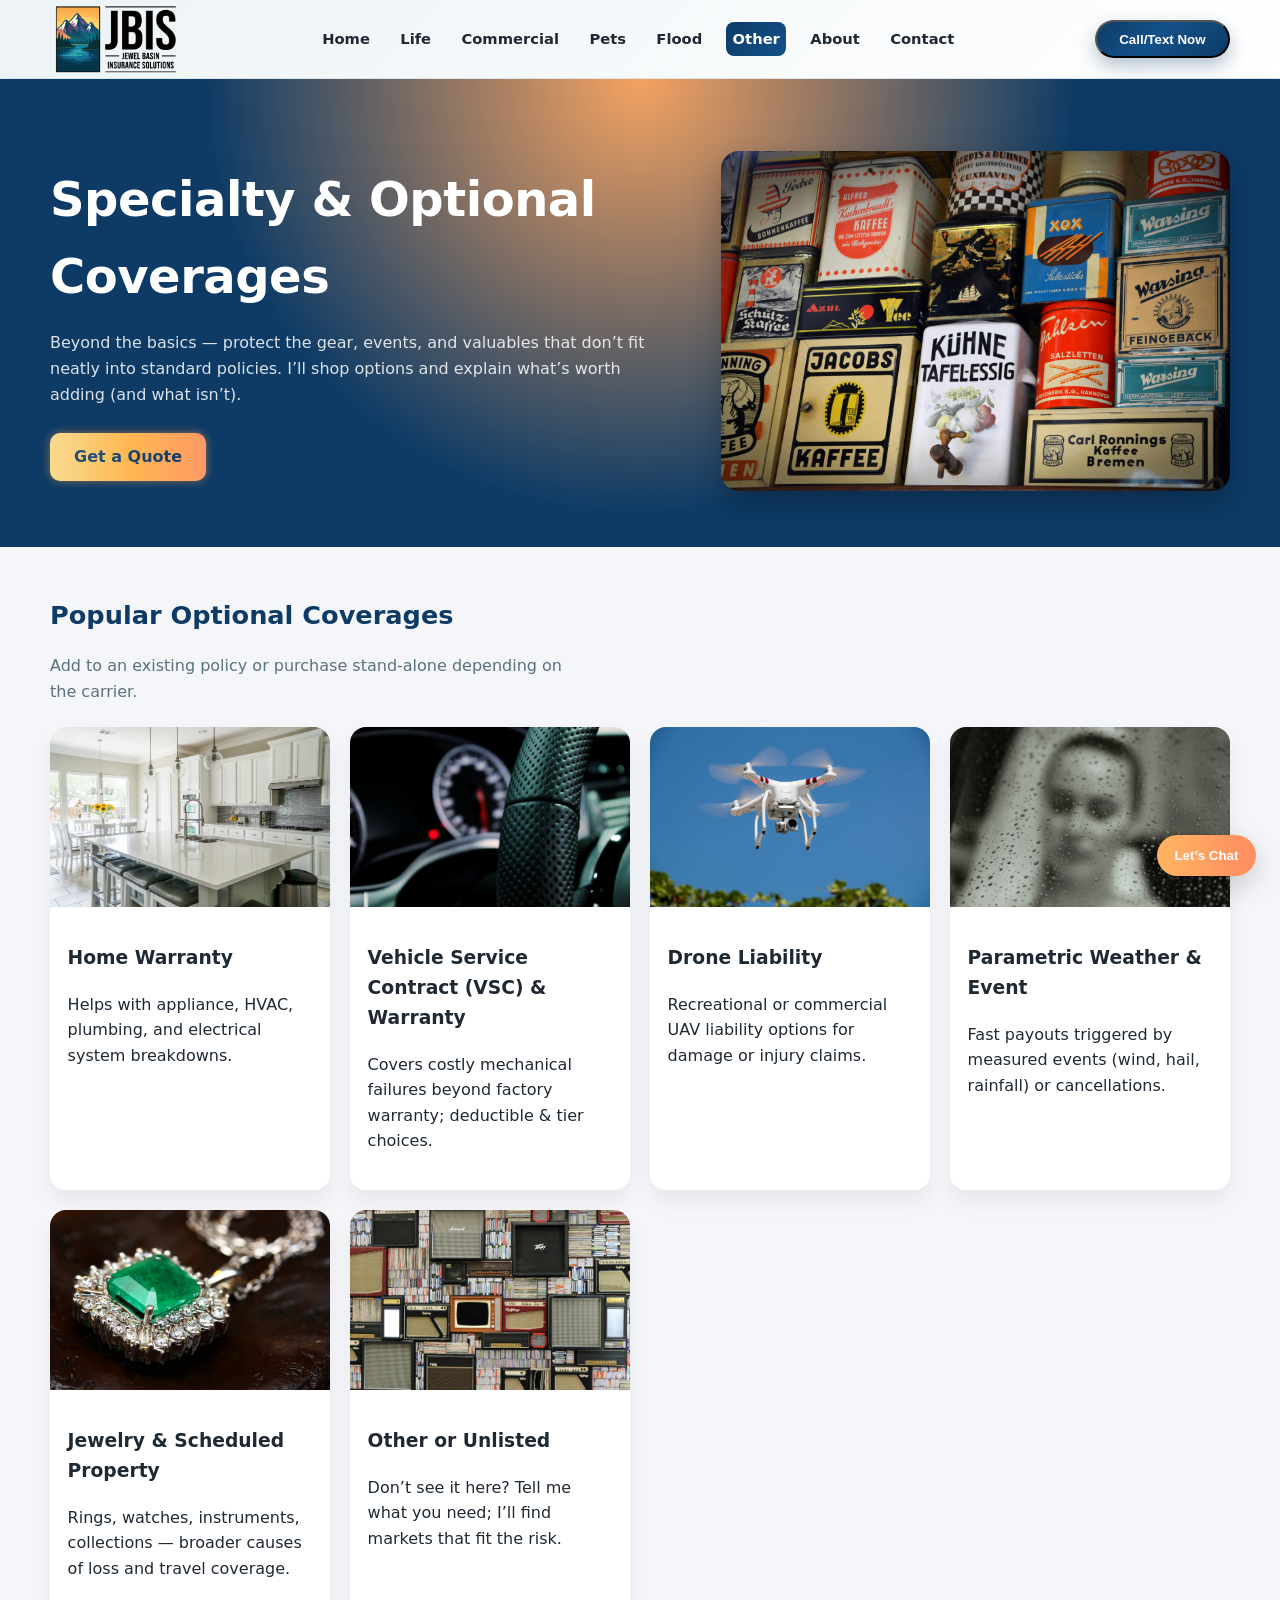
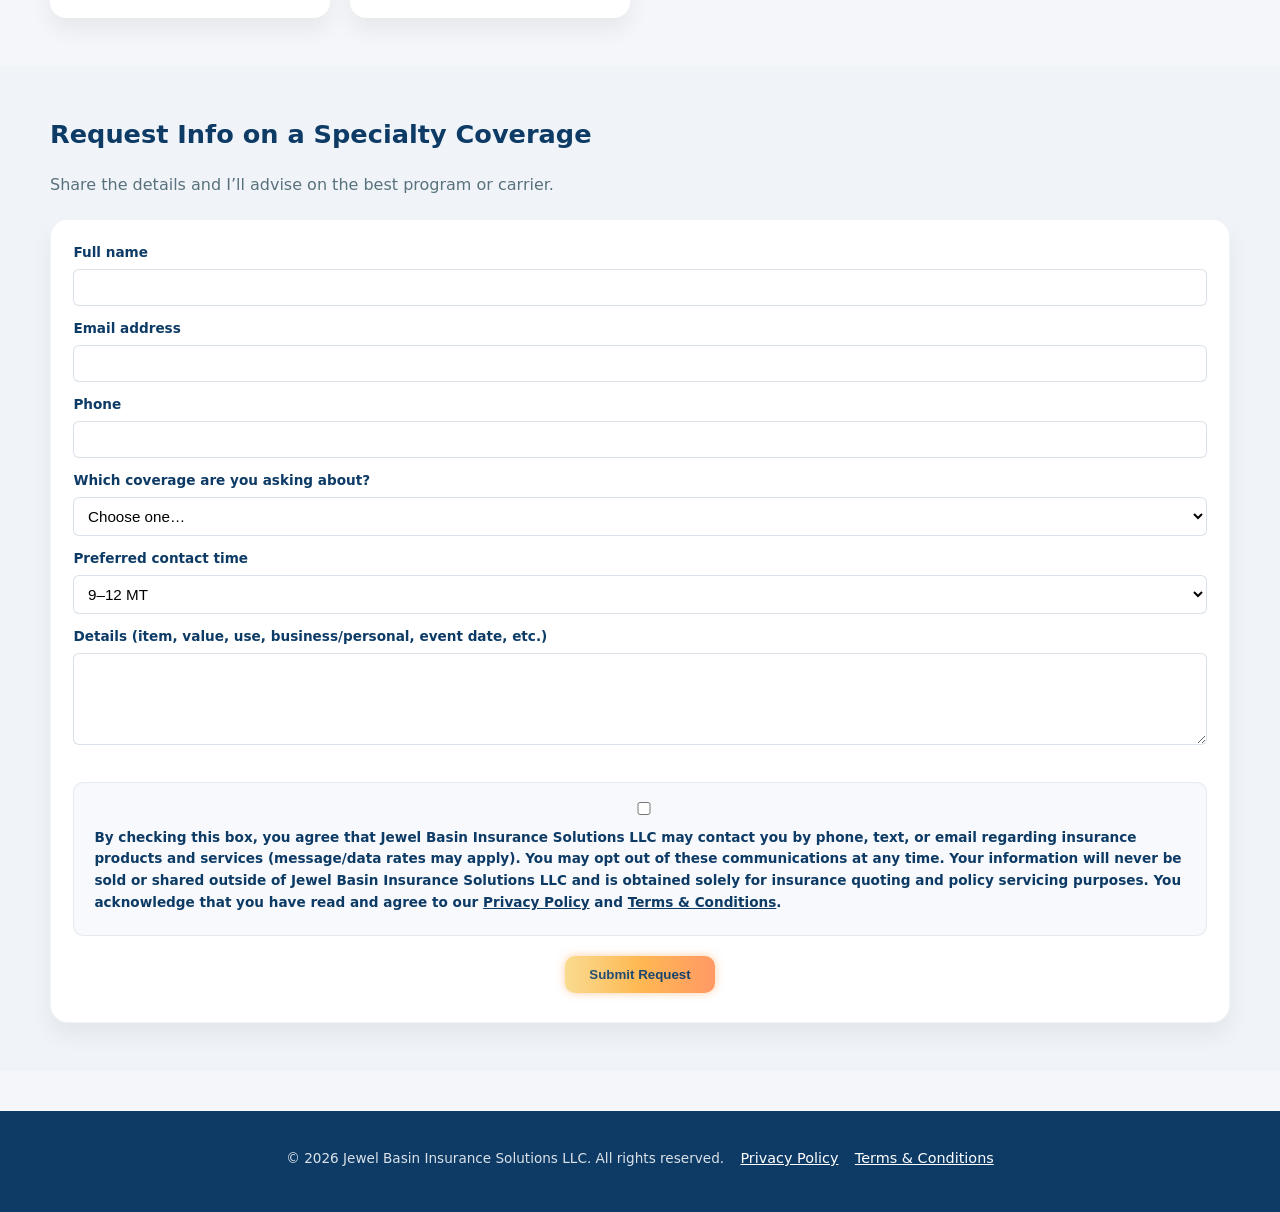
<file: other.html>
<!DOCTYPE html>
<html lang="en">
<head>
  <meta charset="UTF-8" />
  <meta name="viewport" content="width=device-width, initial-scale=1" />
  <title>Specialty & Optional Coverages | Jewel Basin Insurance Solutions</title>
  <meta name="description" content="Home & auto warranties, jewelry, drones, parametric weather, and more. Flexible add‑ons and specialty coverages tailored to your needs." />
  <link rel="stylesheet" href="styles.css" />
</head>
<body>
  <!-- =========================
       HEADER / NAV (consistent)
  ========================= -->
  <header class="topbar">
    <div class="container topbar__inner">
      <a href="index.html" class="logo" aria-label="Jewel Basin Insurance Solutions LLC">
        <img src="img/logo.png" alt="Jewel Basin Insurance Solutions LLC logo" />
      </a>

      <nav class="nav" aria-label="Primary">
        <a href="index.html#services">Home</a>
        <a href="life.html">Life</a>
        <a href="commercial.html">Commercial</a>
        <a href="pets.html">Pets</a>
        <a href="flood.html">Flood</a>
        <a href="other.html" class="active">Other</a>
        <a href="about.html">About</a>
        <a href="contact.html">Contact</a>
      </nav>

      <!-- Call/Text chooser button -->
      <button id="callTextBtn" class="btn-call" type="button">Call/Text Now</button>
    </div>
  </header>

  <main>
    <!-- =========================
         HERO
    ========================= -->
    <section class="hero">
      <div class="hero-inner container">
        <div class="hero-text">
          <h1>Specialty &amp; Optional Coverages</h1>
          <p>
            Beyond the basics — protect the gear, events, and valuables that don’t fit neatly into standard policies.
            I’ll shop options and explain what’s worth adding (and what isn’t).
          </p>
          <a href="#quote" class="btn btn-primary">Get a Quote</a>
        </div>
        <div class="hero-photo">
          <img src="img/other.jpg" alt="Optional and specialty coverage" />
        </div>
      </div>
    </section>

    <!-- =========================
         COVERAGE CARDS
    ========================= -->
    <section class="section">
      <div class="container">
        <h2>Popular Optional Coverages</h2>
        <p class="section__lead">Add to an existing policy or purchase stand‑alone depending on the carrier.</p>

        <div class="service-grid">
          <article class="service-card">
            <img src="img/home3.jpg" alt="Home Warranty" />
            <div class="service-card__body">
              <h3>Home Warranty</h3>
              <p>Helps with appliance, HVAC, plumbing, and electrical system breakdowns.</p>
            </div>
          </article>

          <article class="service-card">
            <img src="img/auto2.jpg" alt="Vehicle Service Contract" />
            <div class="service-card__body">
              <h3>Vehicle Service Contract (VSC) & Warranty</h3>
              <p>Covers costly mechanical failures beyond factory warranty; deductible &amp; tier choices.</p>
            </div>
          </article>

          <article class="service-card">
            <img src="img/drone.jpg" alt="Drone Liability" />
            <div class="service-card__body">
              <h3>Drone Liability</h3>
              <p>Recreational or commercial UAV liability options for damage or injury claims.</p>
            </div>
          </article>

          <article class="service-card">
            <img src="img/parametric.jpg" alt="Parametric Weather & Event" />
            <div class="service-card__body">
              <h3>Parametric Weather &amp; Event</h3>
              <p>Fast payouts triggered by measured events (wind, hail, rainfall) or cancellations.</p>
            </div>
          </article>

          <article class="service-card">
            <img src="img/jewelry.jpg" alt="Jewelry and Scheduled Property" />
            <div class="service-card__body">
              <h3>Jewelry &amp; Scheduled Property</h3>
              <p>Rings, watches, instruments, collections — broader causes of loss and travel coverage.</p>
            </div>
          </article>

          <article class="service-card">
            <img src="img/other2.jpg" alt="Other or Unlisted" />
            <div class="service-card__body">
              <h3>Other or Unlisted</h3>
              <p>Don’t see it here? Tell me what you need; I’ll find markets that fit the risk.</p>
            </div>
          </article>
        </div>
      </div>
    </section>

    <!-- =========================
         QUOTE FORM (standardized)
    ========================= -->
    <section id="quote" class="section section--muted">
      <div class="container narrow">
        <h2>Request Info on a Specialty Coverage</h2>
        <p class="section__lead">Share the details and I’ll advise on the best program or carrier.</p>

<form action="https://formspree.io/f/xeovqvng" method="POST" class="quote-form">
  <input type="hidden" name="_subject" value="New Specialty / Other Coverage Request" />
  <input type="hidden" name="_template" value="table" />
  <input type="hidden" name="source_page" value="Other / Specialty Coverage Page" />

  <div class="form-row">
    <div class="form-group">
      <label for="name">Full name</label>
      <input type="text" id="name" name="name" required />
    </div>
    <div class="form-group">
      <label for="email">Email address</label>
      <input type="email" id="email" name="email" required />
    </div>
  </div>

  <div class="form-row">
    <div class="form-group">
      <label for="phone">Phone</label>
      <input type="tel" id="phone" name="phone" />
    </div>
    <div class="form-group">
      <label for="coverage">Which coverage are you asking about?</label>
      <select id="coverage" name="coverage_type">
        <option value="">Choose one…</option>
        <option>Home Warranty</option>
        <option>Auto Warranty / Service Contract</option>
        <option>Drone Liability</option>
        <option>Parametric Weather</option>
        <option>Jewelry / Scheduled Property</option>
        <option>Other / Not listed</option>
      </select>
    </div>
  </div>

  <div class="form-row">
    <div class="form-group">
      <label for="time">Preferred contact time</label>
      <select id="time" name="preferred_time">
        <option>9–12 MT</option>
        <option>12–3 MT</option>
        <option>3–5 MT</option>
        <option>After 5 MT (by appt)</option>
      </select>
    </div>
  </div>

  <div class="form-group">
    <label for="notes">Details (item, value, use, business/personal, event date, etc.)</label>
    <textarea id="notes" name="notes" rows="4"></textarea>
  </div>

  <div class="consent-box">
    <label class="checkbox-inline">
      <input type="checkbox" name="consent" value="Yes" required />
      By checking this box, you agree that Jewel Basin Insurance Solutions LLC may contact you by phone, text, or email regarding insurance products
      and services (message/data rates may apply). You may opt out of these communications at any time. Your information will never be sold or shared
      outside of Jewel Basin Insurance Solutions LLC and is obtained solely for insurance quoting and policy servicing purposes. You acknowledge that
      you have read and agree to our <a href="privacy.html" target="_blank">Privacy Policy</a> and
      <a href="terms.html" target="_blank">Terms &amp; Conditions</a>.
    </label>
  </div>

  <div class="form-submit">
    <button type="submit" class="btn btn-submit">Submit Request</button>
  </div>
</form>
      </div>
    </section>
  </main>

  <!-- =========================
       FOOTER
  ========================= -->
  <footer class="footer">
    <p>
      &copy; <span id="year"></span> Jewel Basin Insurance Solutions LLC. All rights reserved.
      <a href="privacy.html">Privacy Policy</a> 
      <a href="terms.html">Terms &amp; Conditions</a>
    </p>
  </footer>

  <!-- =========================
       CHAT (unchanged IDs/classes)
  ========================= -->
  <script src="chat.js" defer></script>
  <button id="jb-chat-launcher" aria-controls="jb-chat" aria-expanded="false">Let’s Chat</button>
  <div id="jb-chat" class="is-hidden" role="dialog" aria-label="Quote chat" aria-hidden="true">
    <div class="jb-chat__header">
      <strong>JBIS</strong>
      <button class="jb-chat__close" aria-label="Close chat">&times;</button>
    </div>
    <div id="jb-chat-messages" class="jb-chat__messages"></div>
    <form id="jb-chat-form" class="jb-chat__input" autocomplete="on">
      <div id="jb-chat-input"></div>
      <div class="jb-chat__actions">
        <button type="button" id="jb-chat-back" class="btn btn-ghost" disabled>Back</button>
        <button type="submit" id="jb-chat-next" class="btn">Next</button>
      </div>
    </form>
    <div class="jb-chat__footer">
      <small>
        By continuing you agree JBIS may contact you about insurance products and services (message/data rates may apply). You can opt out anytime.
        We don’t sell your data; it’s used only to provide quotes. See our <a href="privacy.html" target="_blank" rel="noopener">Privacy Policy</a>
        and <a href="terms.html" target="_blank" rel="noopener">Terms &amp; Conditions</a>.
      </small>
    </div>
  </div>

  <!-- =========================
       JS: Call/Text chooser + year script
  ========================= -->
  <script>
    // dynamic year
    document.getElementById('year').textContent = new Date().getFullYear();

    // Call/Text popup
    (function(){
      const btn = document.getElementById('callTextBtn');
      if(!btn) return;
      btn.addEventListener('click', function(){
        const overlay = document.createElement('div');
        overlay.style.position = 'fixed';
        overlay.style.inset = 0;
        overlay.style.background = 'rgba(0,0,0,.35)';
        overlay.style.zIndex = '9999';

        const box = document.createElement('div');
        box.style.position = 'fixed';
        box.style.top = '50%';
        box.style.left = '50%';
        box.style.transform = 'translate(-50%, -50%)';
        box.style.background = '#fff';
        box.style.border = '2px solid #0d3b66';
        box.style.borderRadius = '14px';
        box.style.padding = '1.25rem 1.5rem';
        box.style.boxShadow = '0 12px 40px rgba(0,0,0,0.25)';
        box.style.textAlign = 'center';
        box.style.zIndex = '10000';

        box.innerHTML = `
          <p style="font-weight:700;color:#0d3b66;margin-bottom:1rem;">How would you like to connect?</p>
          <div style="display:flex;gap:1rem;justify-content:center;flex-wrap:wrap;">
            <a href="tel:4063147878" class="btn" style="text-decoration:none;">📞 Call</a>
            <a href="sms:4063147878" class="btn" style="text-decoration:none;">💬 Text</a>
          </div>
          <button id="closeChoiceBox" style="margin-top:1.1rem;background:none;border:none;color:#555;font-size:.9rem;cursor:pointer;">Cancel</button>
        `;

        overlay.addEventListener('click', () => { overlay.remove(); box.remove(); });
        document.body.appendChild(overlay);
        document.body.appendChild(box);
        document.getElementById('closeChoiceBox').addEventListener('click', () => { overlay.remove(); box.remove(); });
      });
    })();
  </script>
</body>

</html>
</file>
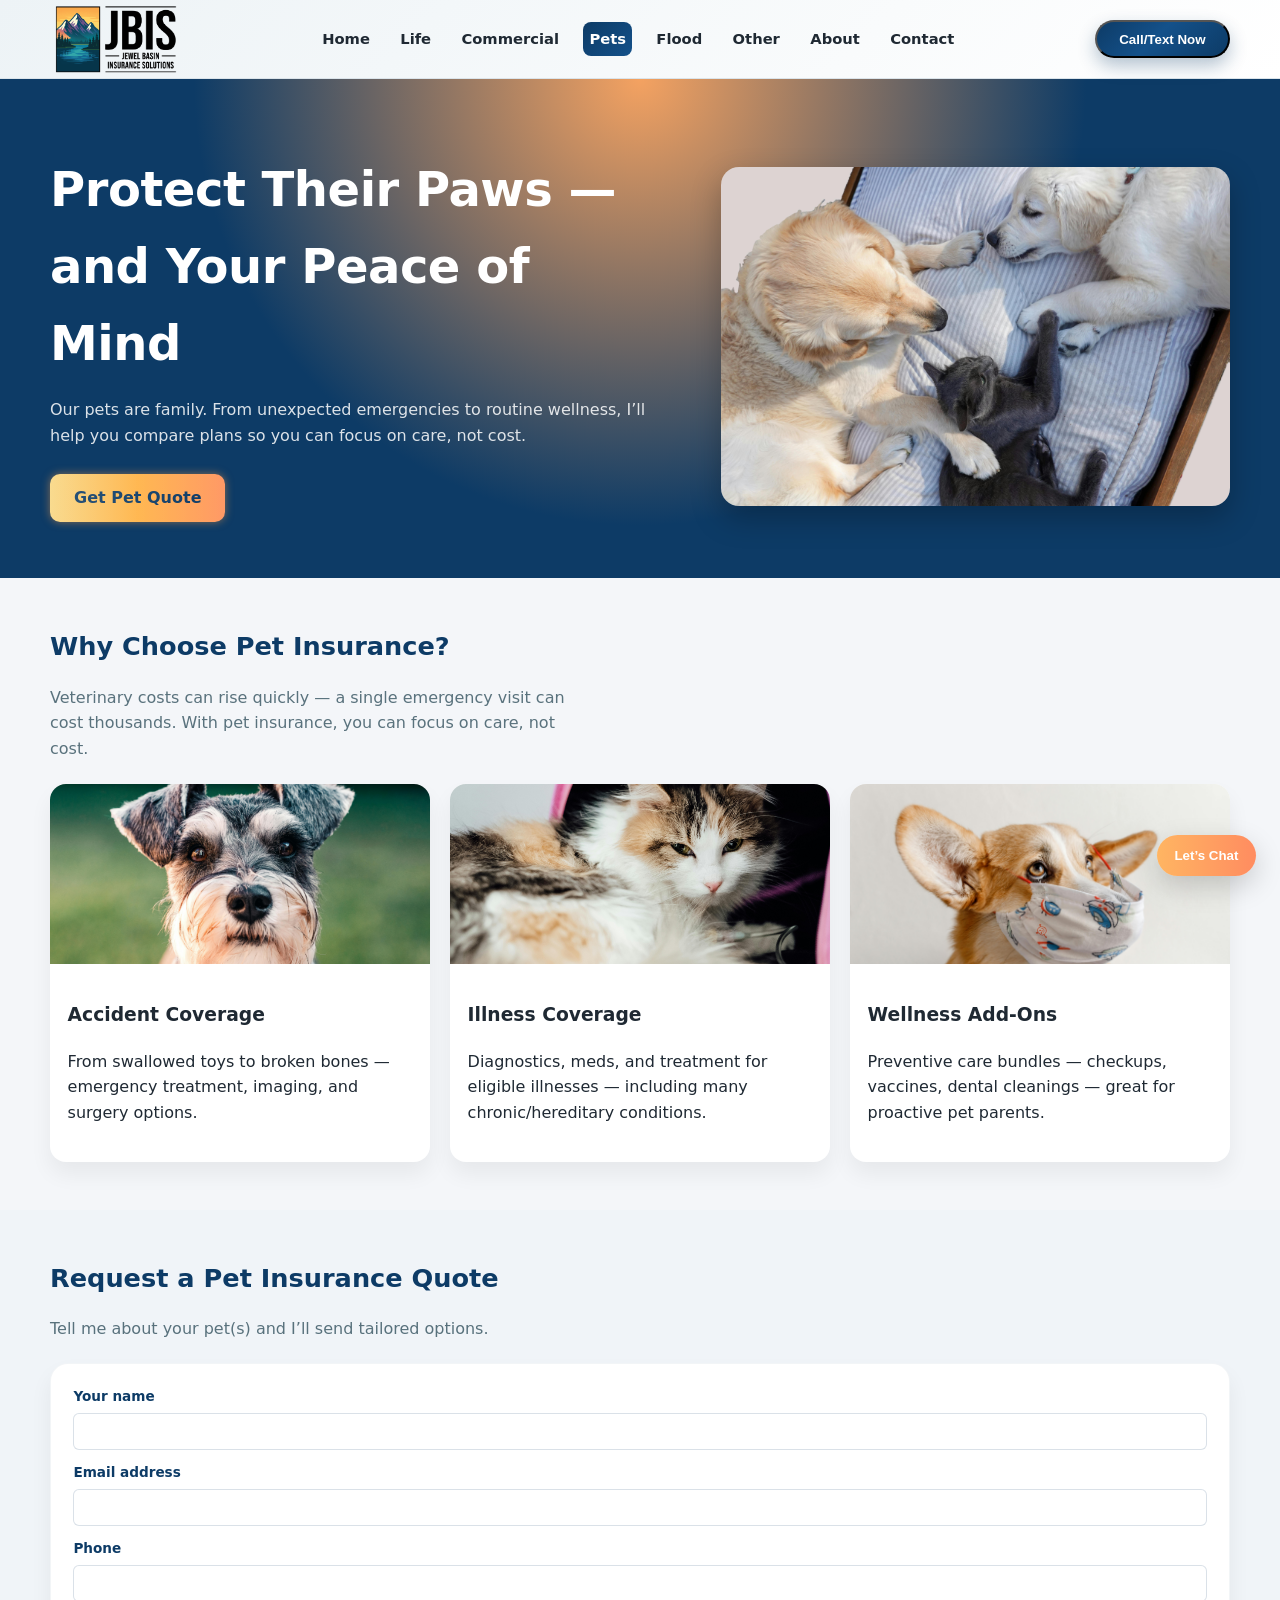
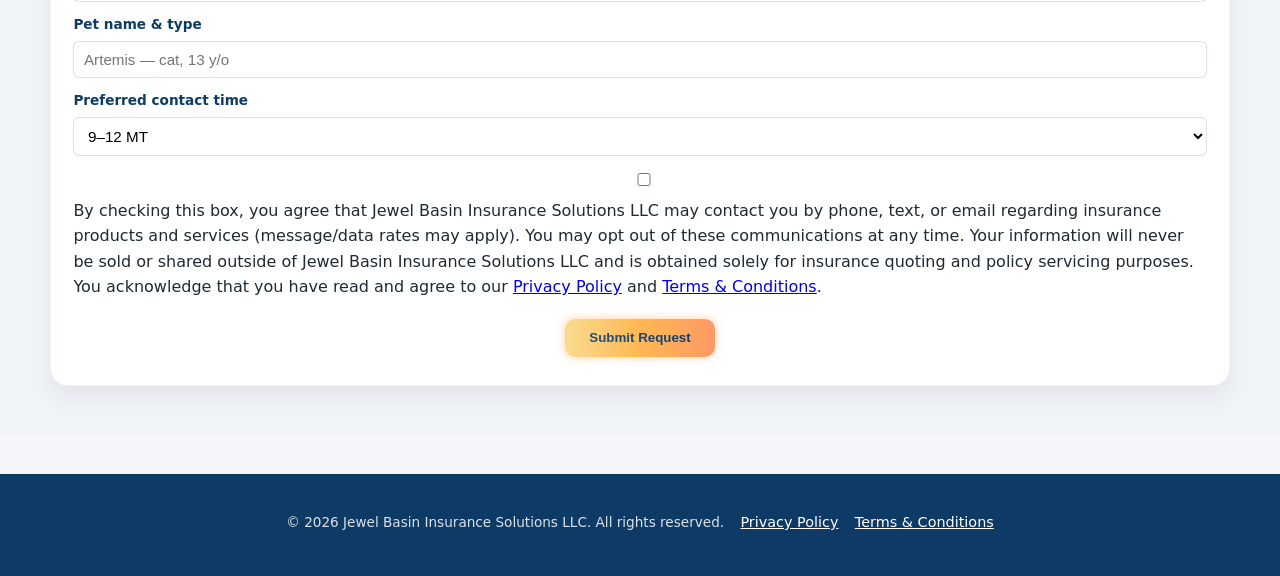
<file: pets.html>
<!DOCTYPE html>
<html lang="en">
<head>
  <meta charset="UTF-8" />
  <meta name="viewport" content="width=device-width, initial-scale=1" />
  <title>Pet Insurance | Jewel Basin Insurance Solutions</title>
  <meta name="description" content="Accident, illness, and wellness options for cats and dogs. Compare carriers and protect your pets without the surprise bills." />
  <link rel="stylesheet" href="styles.css" />
</head>
<body>
  <!-- =========================
       HEADER / NAV (consistent)
  ========================= -->
  <header class="topbar">
    <div class="container topbar__inner">
      <a href="index.html" class="logo" aria-label="Jewel Basin Insurance Solutions LLC">
        <img src="img/logo.png" alt="Jewel Basin Insurance Solutions LLC logo" />
      </a>

      <nav class="nav" aria-label="Primary">
        <a href="index.html#services">Home</a>
        <a href="life.html">Life</a>
        <a href="commercial.html">Commercial</a>
        <a href="pets.html" class="active">Pets</a>
        <a href="flood.html">Flood</a>
        <a href="other.html">Other</a>
        <a href="about.html">About</a>
        <a href="contact.html">Contact</a>
      </nav>

      <!-- Call/Text chooser button -->
      <button id="callTextBtn" class="btn-call" type="button">Call/Text Now</button>
    </div>
  </header>

  <main>
    <!-- =========================
         HERO
    ========================= -->
    <section class="hero hero-pets">
      <div class="hero-inner container">
        <div class="hero-text">
          <h1>Protect Their Paws — and Your Peace of Mind</h1>
          <p>
            Our pets are family. From unexpected emergencies to routine wellness, I’ll help you compare plans so you can
            focus on care, not cost.
          </p>
          <a href="#quote" class="btn btn-primary">Get Pet Quote</a>
        </div>
        <div class="hero-photo">
          <img src="img/pet.jpg" alt="Happy cat and dog" />
        </div>
      </div>
    </section>

    <!-- =========================
         WHY PET INSURANCE
    ========================= -->
    <section class="section">
      <div class="container">
        <h2>Why Choose Pet Insurance?</h2>
        <p class="section__lead">
          Veterinary costs can rise quickly — a single emergency visit can cost thousands. With pet insurance, you can focus on care, not cost.
        </p>

        <div class="service-grid">
          <article class="service-card">
            <img src="img/pet2.jpg" alt="Accident coverage" />
            <div class="service-card__body">
              <h3>Accident Coverage</h3>
              <p>From swallowed toys to broken bones — emergency treatment, imaging, and surgery options.</p>
            </div>
          </article>

          <article class="service-card">
            <img src="img/pet3.jpg" alt="Illness coverage" />
            <div class="service-card__body">
              <h3>Illness Coverage</h3>
              <p>Diagnostics, meds, and treatment for eligible illnesses — including many chronic/hereditary conditions.</p>
            </div>
          </article>

          <article class="service-card">
            <img src="img/pet4.jpg" alt="Wellness add-ons" />
            <div class="service-card__body">
              <h3>Wellness Add‑Ons</h3>
              <p>Preventive care bundles — checkups, vaccines, dental cleanings — great for proactive pet parents.</p>
            </div>
          </article>
        </div>
      </div>
    </section>

    <!-- =========================
         QUOTE FORM
    ========================= -->
    <section id="quote" class="section section--muted">
      <div class="container narrow">
        <h2>Request a Pet Insurance Quote</h2>
        <p class="section__lead">Tell me about your pet(s) and I’ll send tailored options.</p>

<form action="https://formspree.io/f/xldaeazd" method="POST" class="quote-form">
  <input type="hidden" name="_subject" value="New Pet Insurance Quote Request" />
  <input type="hidden" name="_template" value="table" />
  <input type="hidden" name="source_page" value="Pet Insurance Page" />

  <div class="form-row">
    <div class="form-group">
      <label for="name">Your name</label>
      <input type="text" id="name" name="name" required />
    </div>
    <div class="form-group">
      <label for="email">Email address</label>
      <input type="email" id="email" name="email" required />
    </div>
  </div>

  <div class="form-row">
    <div class="form-group">
      <label for="phone">Phone</label>
      <input type="tel" id="phone" name="phone" />
    </div>
    <div class="form-group">
      <label for="pet">Pet name &amp; type</label>
      <input type="text" id="pet" name="pet_info" placeholder="Artemis — cat, 13 y/o" />
    </div>
  </div>

  <div class="form-row">
    <div class="form-group">
      <label for="time">Preferred contact time</label>
      <select id="time" name="preferred_time">
        <option>9–12 MT</option>
        <option>12–3 MT</option>
        <option>3–5 MT</option>
        <option>After 5 MT (by a
      </div>

      <div class="consent-box">
    <label class="checkbox-inline">
      <input type="checkbox" name="consent" value="Yes" required />
      By checking this box, you agree that Jewel Basin Insurance Solutions LLC may contact you by phone, text, or email regarding insurance products
      and services (message/data rates may apply). You may opt out of these communications at any time. Your information will never be sold or shared
      outside of Jewel Basin Insurance Solutions LLC and is obtained solely for insurance quoting and policy servicing purposes. You acknowledge that
      you have read and agree to our <a href="privacy.html" target="_blank">Privacy Policy</a> and
      <a href="terms.html" target="_blank">Terms &amp; Conditions</a>.
    </label>
  </div>

  <div class="form-submit">
    <button type="submit" class="btn btn-submit">Submit Request</button>
  </div>
</form>

    </section>
  </main>

  <!-- =========================
       FOOTER
  ========================= -->
  <footer class="footer">
    <p>
      &copy; <span id="year"></span> Jewel Basin Insurance Solutions LLC. All rights reserved.
      <a href="privacy.html">Privacy Policy</a> 
      <a href="terms.html">Terms &amp; Conditions</a>
    </p>
  </footer>

  <!-- =========================
       CHAT (unchanged IDs/classes)
  ========================= -->
  <script src="chat.js" defer></script>
  <button id="jb-chat-launcher" aria-controls="jb-chat" aria-expanded="false">Let’s Chat</button>
  <div id="jb-chat" class="is-hidden" role="dialog" aria-label="Quote chat" aria-hidden="true">
    <div class="jb-chat__header">
      <strong>JBIS</strong>
      <button class="jb-chat__close" aria-label="Close chat">&times;</button>
    </div>
    <div id="jb-chat-messages" class="jb-chat__messages"></div>
    <form id="jb-chat-form" class="jb-chat__input" autocomplete="on">
      <div id="jb-chat-input"></div>
      <div class="jb-chat__actions">
        <button type="button" id="jb-chat-back" class="btn btn-ghost" disabled>Back</button>
        <button type="submit" id="jb-chat-next" class="btn">Next</button>
      </div>
    </form>
    <div class="jb-chat__footer">
      <small>
        By continuing you agree JBIS may contact you about insurance products and services (message/data rates may apply). You can opt out anytime.
        We don’t sell your data; it’s used only to provide quotes. See our <a href="privacy.html" target="_blank" rel="noopener">Privacy Policy</a>
        and <a href="terms.html" target="_blank" rel="noopener">Terms &amp; Conditions</a>.
      </small>
    </div>
  </div>

  <!-- =========================
       JS: Call/Text chooser + year script
  ========================= -->
  <script>
    // dynamic year
    document.getElementById('year').textContent = new Date().getFullYear();

    // Call/Text popup
    (function(){
      const btn = document.getElementById('callTextBtn');
      if(!btn) return;
      btn.addEventListener('click', function(){
        const overlay = document.createElement('div');
        overlay.style.position = 'fixed';
        overlay.style.inset = 0;
        overlay.style.background = 'rgba(0,0,0,.35)';
        overlay.style.zIndex = '9999';

        const box = document.createElement('div');
        box.style.position = 'fixed';
        box.style.top = '50%';
        box.style.left = '50%';
        box.style.transform = 'translate(-50%, -50%)';
        box.style.background = '#fff';
        box.style.border = '2px solid #0d3b66';
        box.style.borderRadius = '14px';
        box.style.padding = '1.25rem 1.5rem';
        box.style.boxShadow = '0 12px 40px rgba(0,0,0,0.25)';
        box.style.textAlign = 'center';
        box.style.zIndex = '10000';

        box.innerHTML = `
          <p style="font-weight:700;color:#0d3b66;margin-bottom:1rem;">How would you like to connect?</p>
          <div style="display:flex;gap:1rem;justify-content:center;flex-wrap:wrap;">
            <a href="tel:4063147878" class="btn" style="text-decoration:none;">📞 Call</a>
            <a href="sms:4063147878" class="btn" style="text-decoration:none;">💬 Text</a>
          </div>
          <button id="closeChoiceBox" style="margin-top:1.1rem;background:none;border:none;color:#555;font-size:.9rem;cursor:pointer;">Cancel</button>
        `;

        overlay.addEventListener('click', () => { overlay.remove(); box.remove(); });
        document.body.appendChild(overlay);
        document.body.appendChild(box);
        document.getElementById('closeChoiceBox').addEventListener('click', () => { overlay.remove(); box.remove(); });
      });
    })();
  </script>
</body>
</html>
</file>
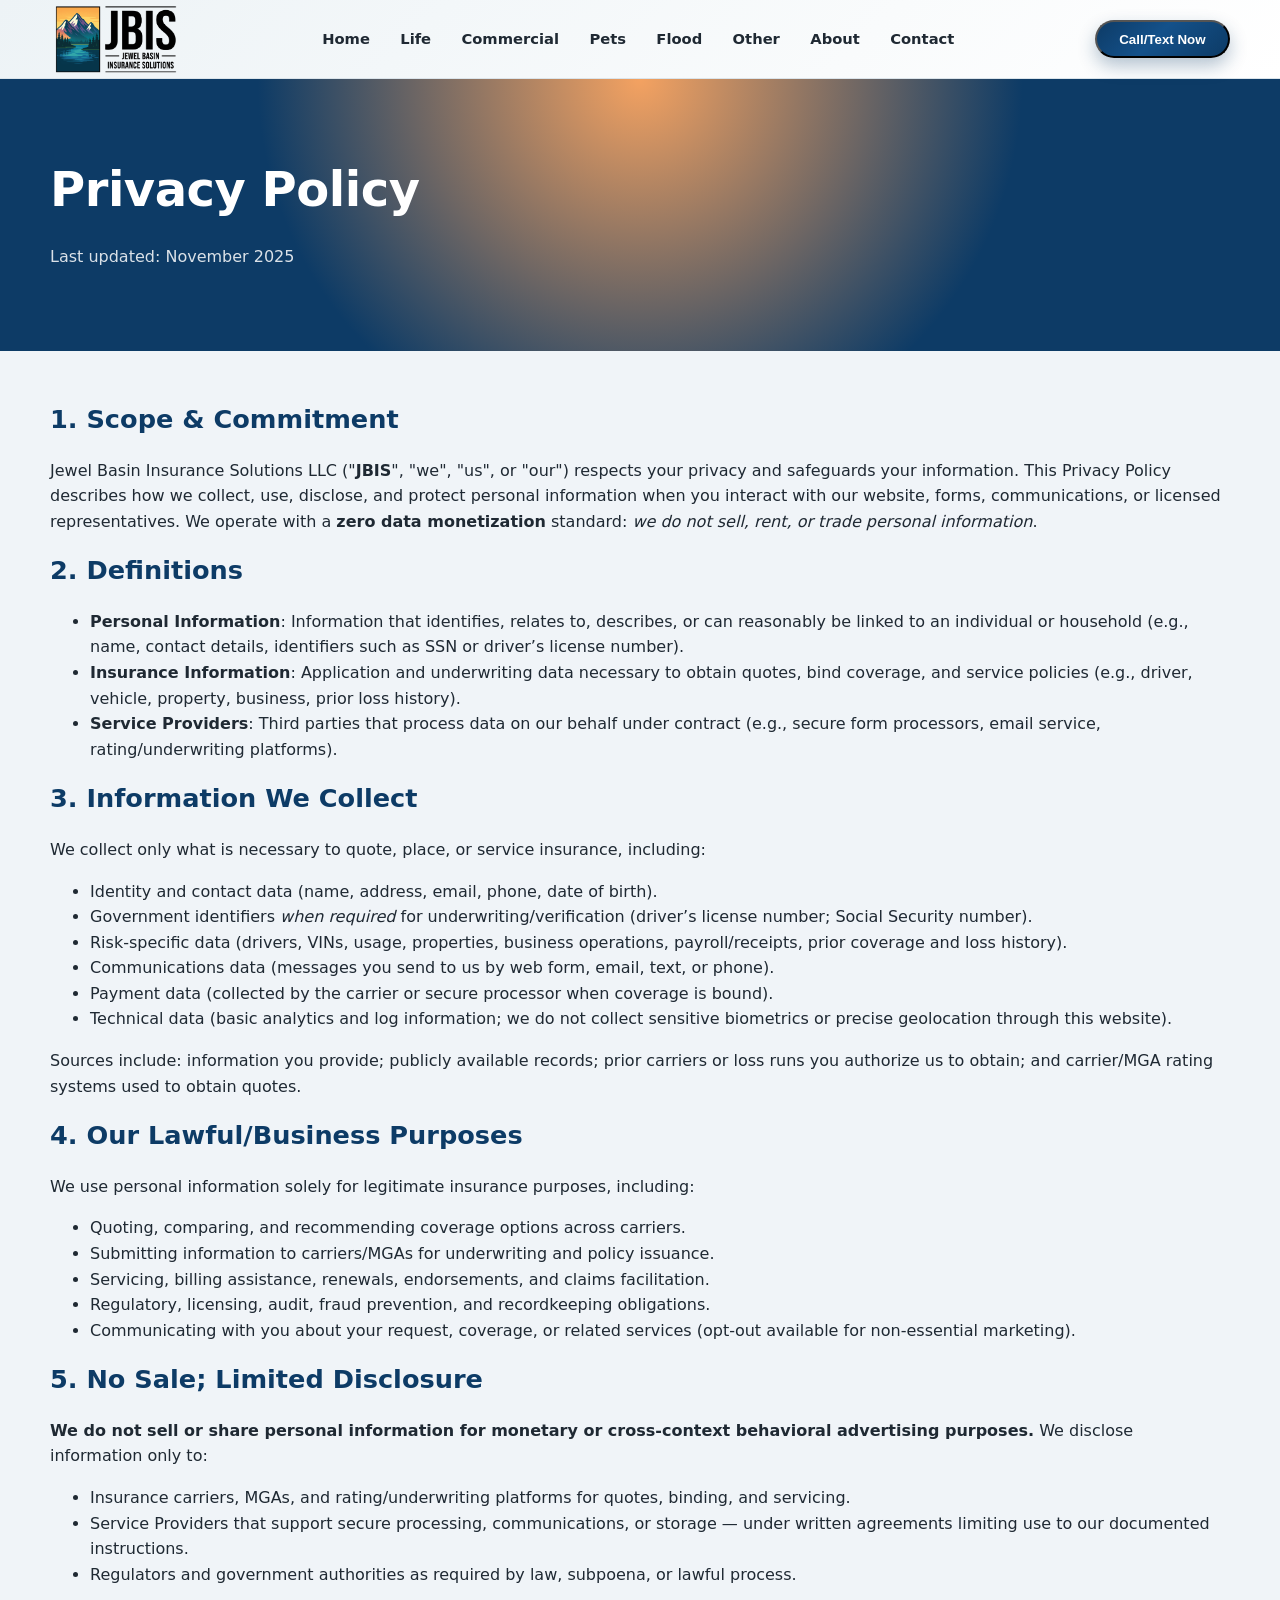
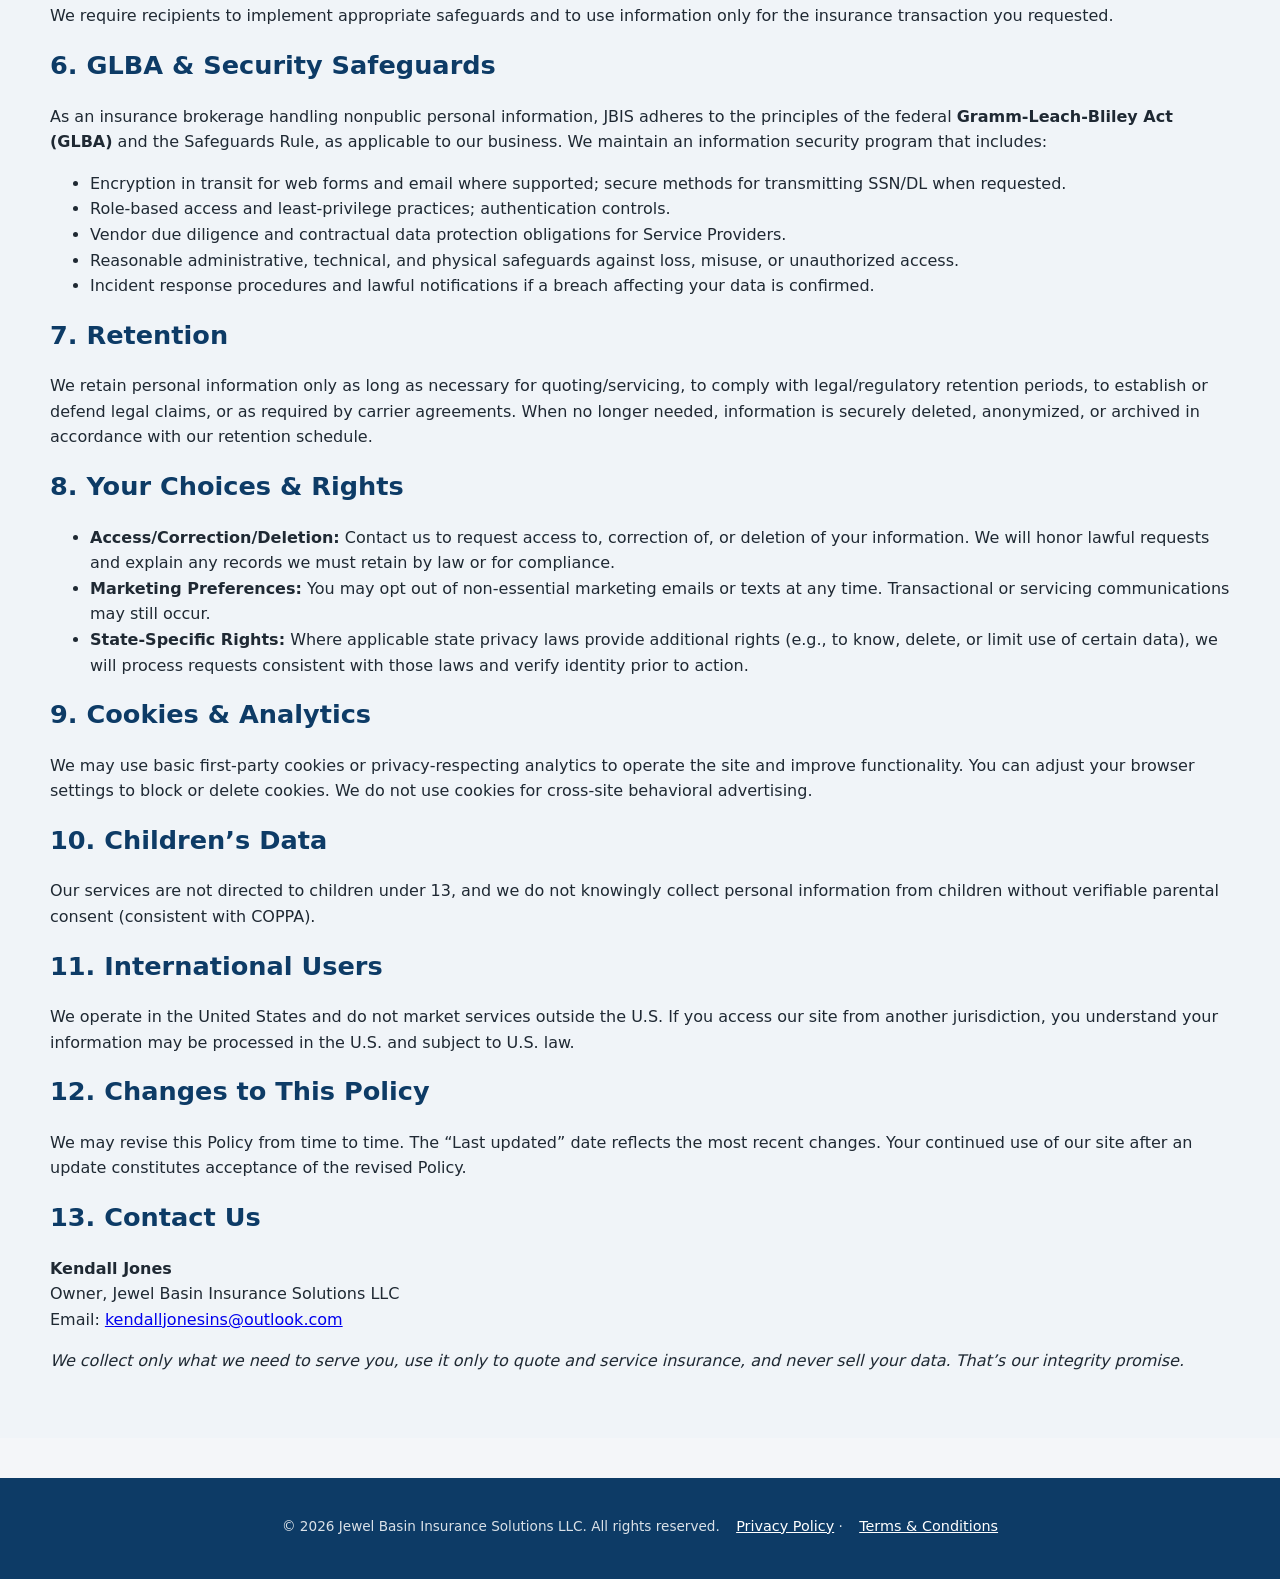
<file: privacy.html>
<!DOCTYPE html>
<html lang="en">
<head>
  <meta charset="UTF-8" />
  <meta name="viewport" content="width=device-width, initial-scale=1" />
  <title>Privacy Policy | Jewel Basin Insurance Solutions</title>
  <meta name="description" content="Jewel Basin Insurance Solutions LLC Privacy Policy – comprehensive legal policy covering collection, use, disclosure, and protection of personal information for insurance quoting and servicing." />
  <link rel="stylesheet" href="styles.css" />
</head>
<body>
  <header class="topbar">
    <div class="container topbar__inner">
      <a href="index.html" class="logo" aria-label="Jewel Basin Insurance Solutions LLC">
        <img src="img/logo.png" alt="Jewel Basin Insurance Solutions LLC logo" />
      </a>
      <nav class="nav" aria-label="Primary">
        <a href="index.html#services">Home</a>
        <a href="life.html">Life</a>
        <a href="commercial.html">Commercial</a>
        <a href="pets.html">Pets</a>
        <a href="flood.html">Flood</a>
        <a href="other.html">Other</a>
        <a href="about.html">About</a>
        <a href="contact.html">Contact</a>
      </nav>
      <button id="callTextBtn" class="btn-call" type="button">Call/Text Now</button>
    </div>
  </header>

  <main>
    <section class="hero hero--page">
      <div class="hero-inner container">
        <div class="hero-text">
          <h1>Privacy Policy</h1>
          <p>Last updated: November 2025</p>
        </div>
      </div>
    </section>

    <section class="section section--muted">
      <div class="container narrow legal">
        <h2>1. Scope & Commitment</h2>
        <p>Jewel Basin Insurance Solutions LLC ("<strong>JBIS</strong>", "we", "us", or "our") respects your privacy and safeguards your information. This Privacy Policy describes how we collect, use, disclose, and protect personal information when you interact with our website, forms, communications, or licensed representatives. We operate with a <strong>zero data monetization</strong> standard: <em>we do not sell, rent, or trade personal information</em>.</p>

        <h2>2. Definitions</h2>
        <ul>
          <li><strong>Personal Information</strong>: Information that identifies, relates to, describes, or can reasonably be linked to an individual or household (e.g., name, contact details, identifiers such as SSN or driver’s license number).</li>
          <li><strong>Insurance Information</strong>: Application and underwriting data necessary to obtain quotes, bind coverage, and service policies (e.g., driver, vehicle, property, business, prior loss history).</li>
          <li><strong>Service Providers</strong>: Third parties that process data on our behalf under contract (e.g., secure form processors, email service, rating/underwriting platforms).</li>
        </ul>

        <h2>3. Information We Collect</h2>
        <p>We collect only what is necessary to quote, place, or service insurance, including:</p>
        <ul>
          <li>Identity and contact data (name, address, email, phone, date of birth).</li>
          <li>Government identifiers <em>when required</em> for underwriting/verification (driver’s license number; Social Security number).</li>
          <li>Risk‑specific data (drivers, VINs, usage, properties, business operations, payroll/receipts, prior coverage and loss history).</li>
          <li>Communications data (messages you send to us by web form, email, text, or phone).</li>
          <li>Payment data (collected by the carrier or secure processor when coverage is bound).</li>
          <li>Technical data (basic analytics and log information; we do not collect sensitive biometrics or precise geolocation through this website).</li>
        </ul>
        <p>Sources include: information you provide; publicly available records; prior carriers or loss runs you authorize us to obtain; and carrier/MGA rating systems used to obtain quotes.</p>

        <h2>4. Our Lawful/Business Purposes</h2>
        <p>We use personal information solely for legitimate insurance purposes, including:</p>
        <ul>
          <li>Quoting, comparing, and recommending coverage options across carriers.</li>
          <li>Submitting information to carriers/MGAs for underwriting and policy issuance.</li>
          <li>Servicing, billing assistance, renewals, endorsements, and claims facilitation.</li>
          <li>Regulatory, licensing, audit, fraud prevention, and recordkeeping obligations.</li>
          <li>Communicating with you about your request, coverage, or related services (opt‑out available for non‑essential marketing).</li>
        </ul>

        <h2>5. No Sale; Limited Disclosure</h2>
        <p><strong>We do not sell or share personal information for monetary or cross‑context behavioral advertising purposes.</strong> We disclose information only to:</p>
        <ul>
          <li>Insurance carriers, MGAs, and rating/underwriting platforms for quotes, binding, and servicing.</li>
          <li>Service Providers that support secure processing, communications, or storage — under written agreements limiting use to our documented instructions.</li>
          <li>Regulators and government authorities as required by law, subpoena, or lawful process.</li>
        </ul>
        <p>We require recipients to implement appropriate safeguards and to use information only for the insurance transaction you requested.</p>

        <h2>6. GLBA & Security Safeguards</h2>
        <p>As an insurance brokerage handling nonpublic personal information, JBIS adheres to the principles of the federal <strong>Gramm‑Leach‑Bliley Act (GLBA)</strong> and the Safeguards Rule, as applicable to our business. We maintain an information security program that includes:</p>
        <ul>
          <li>Encryption in transit for web forms and email where supported; secure methods for transmitting SSN/DL when requested.</li>
          <li>Role‑based access and least‑privilege practices; authentication controls.</li>
          <li>Vendor due diligence and contractual data protection obligations for Service Providers.</li>
          <li>Reasonable administrative, technical, and physical safeguards against loss, misuse, or unauthorized access.</li>
          <li>Incident response procedures and lawful notifications if a breach affecting your data is confirmed.</li>
        </ul>

        <h2>7. Retention</h2>
        <p>We retain personal information only as long as necessary for quoting/servicing, to comply with legal/regulatory retention periods, to establish or defend legal claims, or as required by carrier agreements. When no longer needed, information is securely deleted, anonymized, or archived in accordance with our retention schedule.</p>

        <h2>8. Your Choices & Rights</h2>
        <ul>
          <li><strong>Access/Correction/Deletion:</strong> Contact us to request access to, correction of, or deletion of your information. We will honor lawful requests and explain any records we must retain by law or for compliance.</li>
          <li><strong>Marketing Preferences:</strong> You may opt out of non‑essential marketing emails or texts at any time. Transactional or servicing communications may still occur.</li>
          <li><strong>State‑Specific Rights:</strong> Where applicable state privacy laws provide additional rights (e.g., to know, delete, or limit use of certain data), we will process requests consistent with those laws and verify identity prior to action.</li>
        </ul>

        <h2>9. Cookies & Analytics</h2>
        <p>We may use basic first‑party cookies or privacy‑respecting analytics to operate the site and improve functionality. You can adjust your browser settings to block or delete cookies. We do not use cookies for cross‑site behavioral advertising.</p>

        <h2>10. Children’s Data</h2>
        <p>Our services are not directed to children under 13, and we do not knowingly collect personal information from children without verifiable parental consent (consistent with COPPA).</p>

        <h2>11. International Users</h2>
        <p>We operate in the United States and do not market services outside the U.S. If you access our site from another jurisdiction, you understand your information may be processed in the U.S. and subject to U.S. law.</p>

        <h2>12. Changes to This Policy</h2>
        <p>We may revise this Policy from time to time. The “Last updated” date reflects the most recent changes. Your continued use of our site after an update constitutes acceptance of the revised Policy.</p>

        <h2>13. Contact Us</h2>
        <p><strong>Kendall Jones</strong><br/>Owner, Jewel Basin Insurance Solutions LLC<br/>Email: <a href="mailto:kendalljonesins@outlook.com">kendalljonesins@outlook.com</a></p>
        <p style="margin-top:1rem;font-style:italic;">We collect only what we need to serve you, use it only to quote and service insurance, and never sell your data. That’s our integrity promise.</p>
      </div>
    </section>
  </main>

  <footer class="footer">
    <p>&copy; <span id="year"></span> Jewel Basin Insurance Solutions LLC. All rights reserved.
      <a href="privacy.html">Privacy Policy</a> ·
      <a href="terms.html">Terms &amp; Conditions</a>
    </p>
  </footer>

  <script>
    document.getElementById('year').textContent = new Date().getFullYear();
    (function(){
      const btn = document.getElementById('callTextBtn');
      if(!btn) return;
      btn.addEventListener('click', function(){
        const overlay = document.createElement('div');
        overlay.style.position = 'fixed';
        overlay.style.inset = 0;
        overlay.style.background = 'rgba(0,0,0,.35)';
        overlay.style.zIndex = '9999';
        const box = document.createElement('div');
        box.style.position = 'fixed';
        box.style.top = '50%';
        box.style.left = '50%';
        box.style.transform = 'translate(-50%, -50%)';
        box.style.background = '#fff';
        box.style.border = '2px solid #0d3b66';
        box.style.borderRadius = '14px';
        box.style.padding = '1.25rem 1.5rem';
        box.style.boxShadow = '0 12px 40px rgba(0,0,0,0.25)';
        box.style.textAlign = 'center';
        box.style.zIndex = '10000';
        box.innerHTML = `
          <p style=\"font-weight:700;color:#0d3b66;margin-bottom:1rem;\">How would you like to connect?</p>
          <div style=\"display:flex;gap:1rem;justify-content:center;flex-wrap:wrap;\">
            <a href=\"tel:4063147878\" class=\"btn\" style=\"text-decoration:none;\">📞 Call</a>
            <a href=\"sms:4063147878\" class=\"btn\" style=\"text-decoration:none;\">💬 Text</a>
          </div>
          <button id=\"closeChoiceBox\" style=\"margin-top:1.1rem;background:none;border:none;color:#555;font-size:.9rem;cursor:pointer;\">Cancel</button>
        `;
        overlay.addEventListener('click', () => { overlay.remove(); box.remove(); });
        document.body.appendChild(overlay);
        document.body.appendChild(box);
        document.getElementById('closeChoiceBox').addEventListener('click', () => { overlay.remove(); box.remove(); });
      });
    })();
  </script>
</body>
</html>
</file>
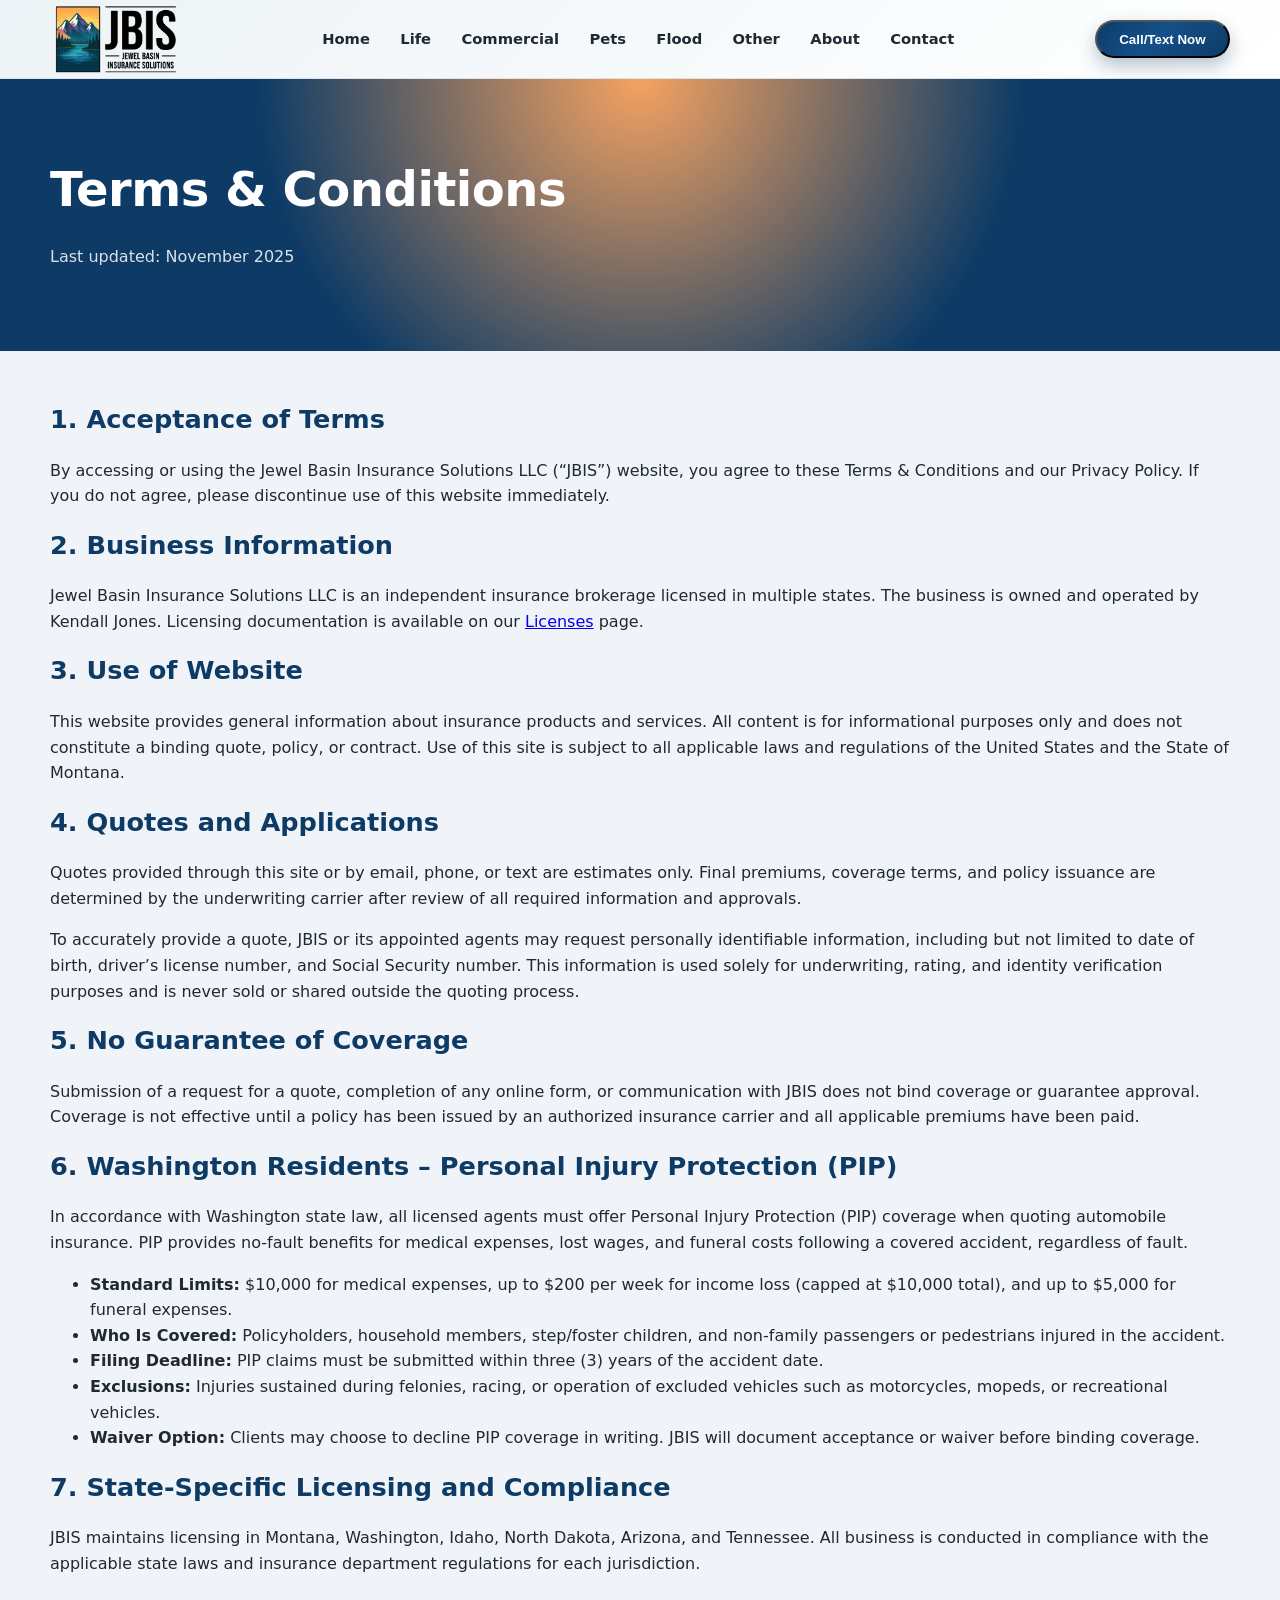
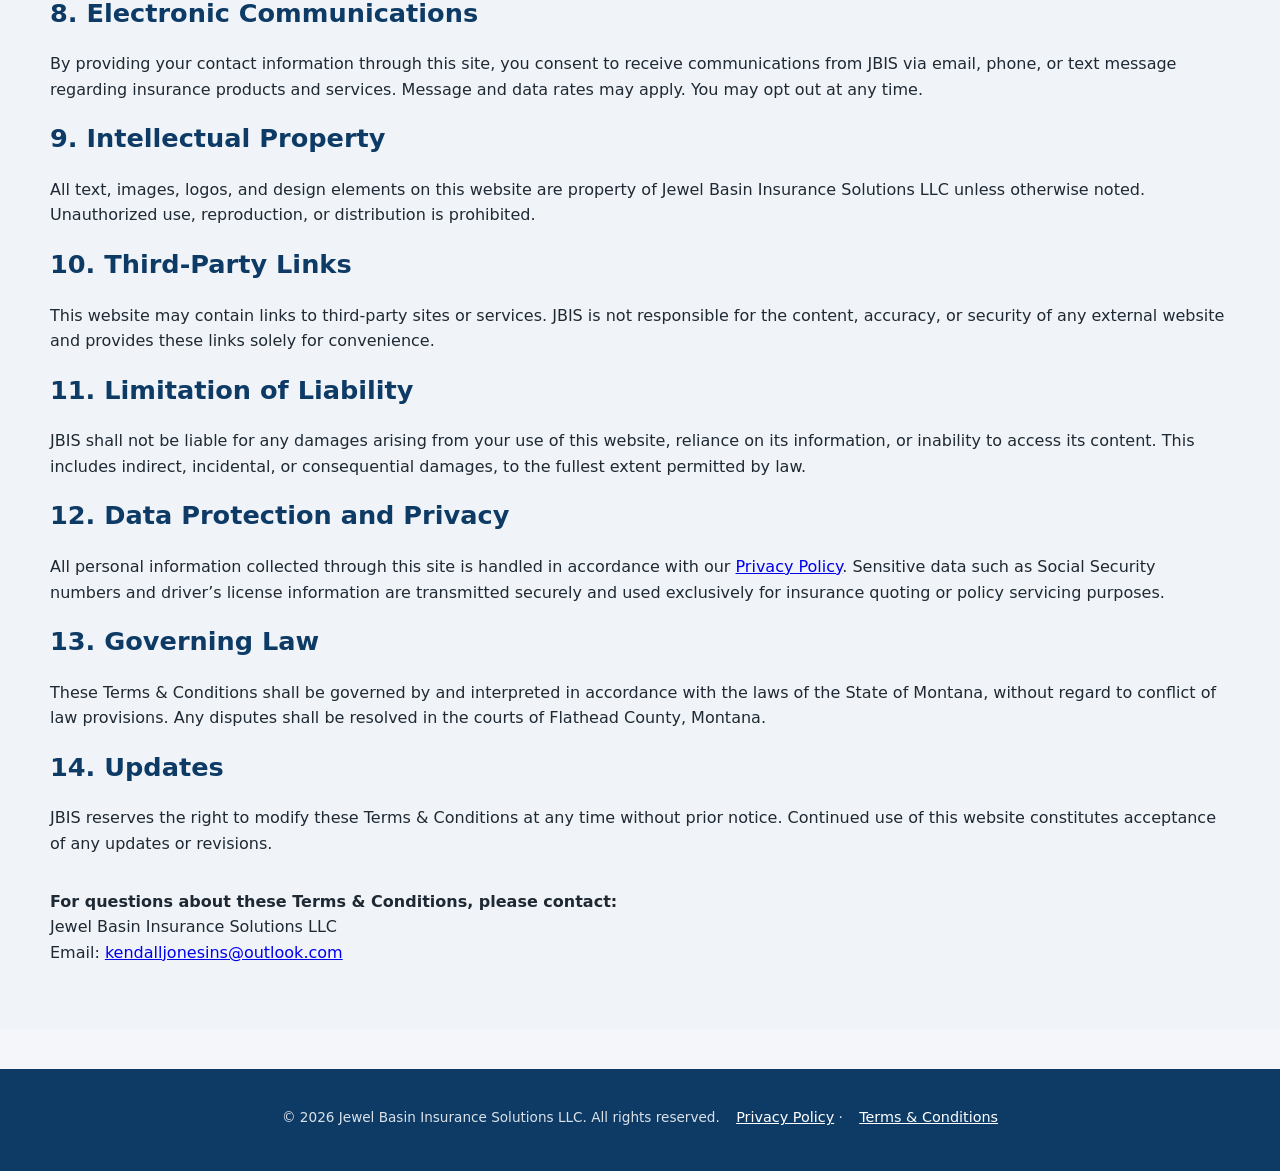
<file: terms.html>
<!DOCTYPE html>
<html lang="en">
<head>
  <meta charset="UTF-8" />
  <meta name="viewport" content="width=device-width, initial-scale=1" />
  <title>Terms & Conditions | Jewel Basin Insurance Solutions</title>
  <meta name="description" content="Review the full Terms & Conditions for Jewel Basin Insurance Solutions LLC. Includes site use, disclosures, and compliance notices for insurance services." />
  <link rel="stylesheet" href="styles.css" />
</head>
<body>
  <header class="topbar">
    <div class="container topbar__inner">
      <a href="index.html" class="logo" aria-label="Jewel Basin Insurance Solutions LLC">
        <img src="img/logo.png" alt="Jewel Basin Insurance Solutions LLC logo" />
      </a>
      <nav class="nav" aria-label="Primary">
        <a href="index.html#services">Home</a>
        <a href="life.html">Life</a>
        <a href="commercial.html">Commercial</a>
        <a href="pets.html">Pets</a>
        <a href="flood.html">Flood</a>
        <a href="other.html">Other</a>
        <a href="about.html">About</a>
        <a href="contact.html">Contact</a>
      </nav>
      <button id="callTextBtn" class="btn-call" type="button">Call/Text Now</button>
    </div>
  </header>

  <main>
    <section class="hero hero--page">
      <div class="hero-inner container">
        <div class="hero-text">
          <h1>Terms &amp; Conditions</h1>
          <p>Last updated: November 2025</p>
        </div>
      </div>
    </section>

    <section class="section section--muted">
      <div class="container narrow legal">
        <h2>1. Acceptance of Terms</h2>
        <p>By accessing or using the Jewel Basin Insurance Solutions LLC (“JBIS”) website, you agree to these Terms & Conditions and our Privacy Policy. If you do not agree, please discontinue use of this website immediately.</p>

        <h2>2. Business Information</h2>
        <p>Jewel Basin Insurance Solutions LLC is an independent insurance brokerage licensed in multiple states. The business is owned and operated by Kendall Jones. Licensing documentation is available on our <a href="licenses.html">Licenses</a> page.</p>

        <h2>3. Use of Website</h2>
        <p>This website provides general information about insurance products and services. All content is for informational purposes only and does not constitute a binding quote, policy, or contract. Use of this site is subject to all applicable laws and regulations of the United States and the State of Montana.</p>

        <h2>4. Quotes and Applications</h2>
        <p>Quotes provided through this site or by email, phone, or text are estimates only. Final premiums, coverage terms, and policy issuance are determined by the underwriting carrier after review of all required information and approvals.</p>
        <p>To accurately provide a quote, JBIS or its appointed agents may request personally identifiable information, including but not limited to date of birth, driver’s license number, and Social Security number. This information is used solely for underwriting, rating, and identity verification purposes and is never sold or shared outside the quoting process.</p>

        <h2>5. No Guarantee of Coverage</h2>
        <p>Submission of a request for a quote, completion of any online form, or communication with JBIS does not bind coverage or guarantee approval. Coverage is not effective until a policy has been issued by an authorized insurance carrier and all applicable premiums have been paid.</p>

        <h2>6. Washington Residents – Personal Injury Protection (PIP)</h2>
        <p>In accordance with Washington state law, all licensed agents must offer Personal Injury Protection (PIP) coverage when quoting automobile insurance. PIP provides no-fault benefits for medical expenses, lost wages, and funeral costs following a covered accident, regardless of fault.</p>
        <ul>
          <li><strong>Standard Limits:</strong> $10,000 for medical expenses, up to $200 per week for income loss (capped at $10,000 total), and up to $5,000 for funeral expenses.</li>
          <li><strong>Who Is Covered:</strong> Policyholders, household members, step/foster children, and non-family passengers or pedestrians injured in the accident.</li>
          <li><strong>Filing Deadline:</strong> PIP claims must be submitted within three (3) years of the accident date.</li>
          <li><strong>Exclusions:</strong> Injuries sustained during felonies, racing, or operation of excluded vehicles such as motorcycles, mopeds, or recreational vehicles.</li>
          <li><strong>Waiver Option:</strong> Clients may choose to decline PIP coverage in writing. JBIS will document acceptance or waiver before binding coverage.</li>
        </ul>

        <h2>7. State-Specific Licensing and Compliance</h2>
        <p>JBIS maintains licensing in Montana, Washington, Idaho, North Dakota, Arizona, and Tennessee. All business is conducted in compliance with the applicable state laws and insurance department regulations for each jurisdiction.</p>

        <h2>8. Electronic Communications</h2>
        <p>By providing your contact information through this site, you consent to receive communications from JBIS via email, phone, or text message regarding insurance products and services. Message and data rates may apply. You may opt out at any time.</p>

        <h2>9. Intellectual Property</h2>
        <p>All text, images, logos, and design elements on this website are property of Jewel Basin Insurance Solutions LLC unless otherwise noted. Unauthorized use, reproduction, or distribution is prohibited.</p>

        <h2>10. Third-Party Links</h2>
        <p>This website may contain links to third-party sites or services. JBIS is not responsible for the content, accuracy, or security of any external website and provides these links solely for convenience.</p>

        <h2>11. Limitation of Liability</h2>
        <p>JBIS shall not be liable for any damages arising from your use of this website, reliance on its information, or inability to access its content. This includes indirect, incidental, or consequential damages, to the fullest extent permitted by law.</p>

        <h2>12. Data Protection and Privacy</h2>
        <p>All personal information collected through this site is handled in accordance with our <a href="privacy.html">Privacy Policy</a>. Sensitive data such as Social Security numbers and driver’s license information are transmitted securely and used exclusively for insurance quoting or policy servicing purposes.</p>

        <h2>13. Governing Law</h2>
        <p>These Terms & Conditions shall be governed by and interpreted in accordance with the laws of the State of Montana, without regard to conflict of law provisions. Any disputes shall be resolved in the courts of Flathead County, Montana.</p>

        <h2>14. Updates</h2>
        <p>JBIS reserves the right to modify these Terms & Conditions at any time without prior notice. Continued use of this website constitutes acceptance of any updates or revisions.</p>

        <p style="margin-top:2rem;"><strong>For questions about these Terms & Conditions, please contact:</strong><br />
        Jewel Basin Insurance Solutions LLC<br />
        Email: <a href="mailto:kendalljonesins@outlook.com">kendalljonesins@outlook.com</a></p>
      </div>
    </section>
  </main>

  <footer class="footer">
    <p>&copy; <span id="year"></span> Jewel Basin Insurance Solutions LLC. All rights reserved.
      <a href="privacy.html">Privacy Policy</a> ·
      <a href="terms.html">Terms &amp; Conditions</a>
    </p>
  </footer>

  <script>
    document.getElementById('year').textContent = new Date().getFullYear();
    (function(){
      const btn = document.getElementById('callTextBtn');
      if(!btn) return;
      btn.addEventListener('click', function(){
        const overlay = document.createElement('div');
        overlay.style.position = 'fixed';
        overlay.style.inset = 0;
        overlay.style.background = 'rgba(0,0,0,.35)';
        overlay.style.zIndex = '9999';
        const box = document.createElement('div');
        box.style.position = 'fixed';
        box.style.top = '50%';
        box.style.left = '50%';
        box.style.transform = 'translate(-50%, -50%)';
        box.style.background = '#fff';
        box.style.border = '2px solid #0d3b66';
        box.style.borderRadius = '14px';
        box.style.padding = '1.25rem 1.5rem';
        box.style.boxShadow = '0 12px 40px rgba(0,0,0,0.25)';
        box.style.textAlign = 'center';
        box.style.zIndex = '10000';
        box.innerHTML = `
          <p style=\"font-weight:700;color:#0d3b66;margin-bottom:1rem;\">How would you like to connect?</p>
          <div style=\"display:flex;gap:1rem;justify-content:center;flex-wrap:wrap;\">
            <a href=\"tel:4063147878\" class=\"btn\" style=\"text-decoration:none;\">📞 Call</a>
            <a href=\"sms:4063147878\" class=\"btn\" style=\"text-decoration:none;\">💬 Text</a>
          </div>
          <button id=\"closeChoiceBox\" style=\"margin-top:1.1rem;background:none;border:none;color:#555;font-size:.9rem;cursor:pointer;\">Cancel</button>
        `;
        overlay.addEventListener('click', () => { overlay.remove(); box.remove(); });
        document.body.appendChild(overlay);
        document.body.appendChild(box);
        document.getElementById('closeChoiceBox').addEventListener('click', () => { overlay.remove(); box.remove(); });
      });
    })();
  </script>
</body>
</html>
</file>
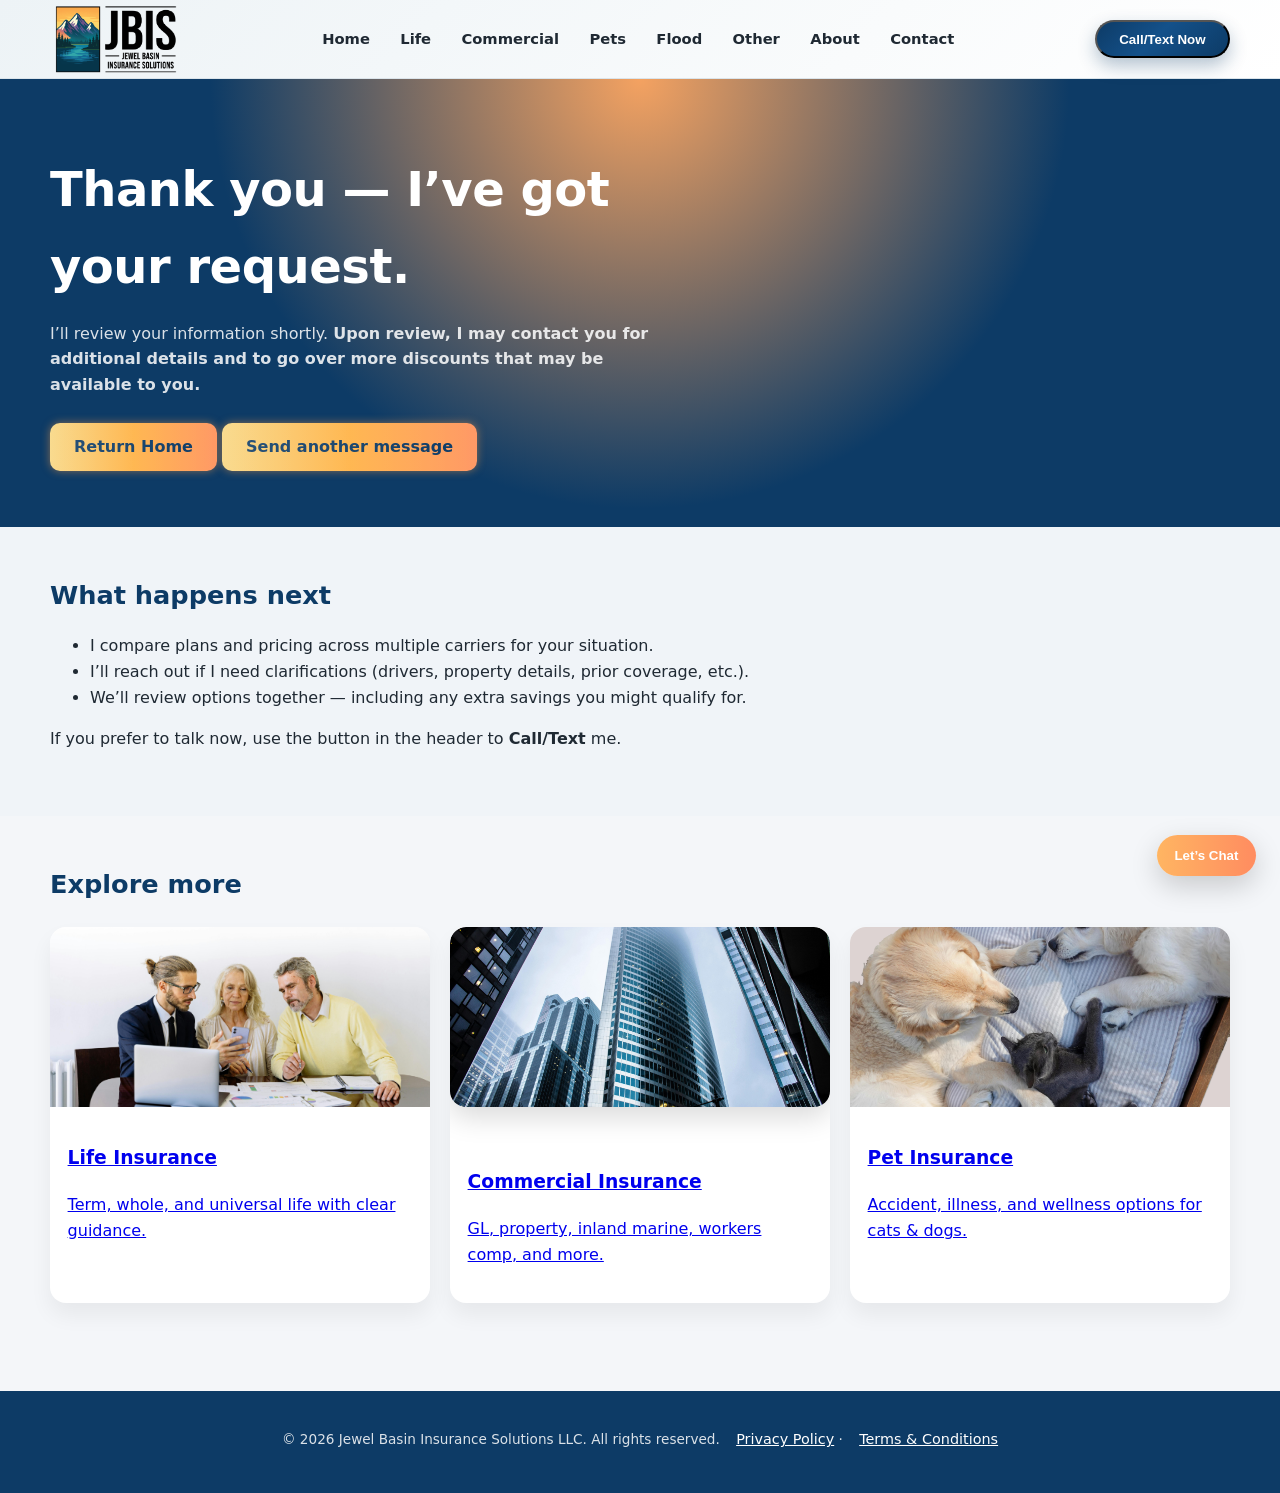
<file: thankyou.html>
<!DOCTYPE html>
<html lang="en">
<head>
  <meta charset="UTF-8" />
  <meta name="viewport" content="width=device-width, initial-scale=1" />
  <title>Thank You | Jewel Basin Insurance Solutions</title>
  <meta name="description" content="Thanks for reaching out to JBIS. I’ll review your details and follow up with any questions and discount opportunities." />
  <link rel="stylesheet" href="styles.css" />
</head>
<body>
  <!-- =========================
       HEADER / NAV
  ========================= -->
  <header class="topbar">
    <div class="container topbar__inner">
      <a href="index.html" class="logo" aria-label="Jewel Basin Insurance Solutions LLC">
        <img src="img/logo.png" alt="Jewel Basin Insurance Solutions LLC logo" />
      </a>

      <nav class="nav" aria-label="Primary">
        <a href="index.html#services">Home</a>
        <a href="life.html">Life</a>
        <a href="commercial.html">Commercial</a>
        <a href="pets.html">Pets</a>
        <a href="flood.html">Flood</a>
        <a href="other.html">Other</a>
        <a href="about.html">About</a>
        <a href="contact.html">Contact</a>
      </nav>

      <!-- Call/Text chooser button -->
      <button id="callTextBtn" class="btn-call" type="button">Call/Text Now</button>
    </div>
  </header>

  <main>
    <!-- =========================
         HERO
    ========================= -->
    <section class="hero hero--page">
      <div class="hero-inner container">
        <div class="hero-text">
          <h1>Thank you — I’ve got your request.</h1>
          <p>
            I’ll review your information shortly. <strong>Upon review, I may contact you for additional details and to
            go over more discounts that may be available to you.</strong>
          </p>
          <div class="btn-row">
            <a href="index.html" class="btn">Return Home</a>
            <a href="contact.html" class="btn btn-ghost">Send another message</a>
          </div>
        </div>
      </div>
    </section>

    <!-- =========================
         WHAT HAPPENS NEXT
    ========================= -->
    <section class="section section--muted">
      <div class="container narrow">
        <h2>What happens next</h2>
        <ul class="checklist">
          <li>I compare plans and pricing across multiple carriers for your situation.</li>
          <li>I’ll reach out if I need clarifications (drivers, property details, prior coverage, etc.).</li>
          <li>We’ll review options together — including any extra savings you might qualify for.</li>
        </ul>
        <p>If you prefer to talk now, use the button in the header to <strong>Call/Text</strong> me.</p>
      </div>
    </section>

    <!-- =========================
         QUICK LINKS
    ========================= -->
    <section class="section">
      <div class="container">
        <h2>Explore more</h2>
        <div class="service-grid">
          <article class="service-card">
            <a href="life.html" class="service-card__link" aria-label="Life Insurance">
              <img src="img/life.jpg" alt="Life Insurance" />
              <div class="service-card__body">
                <h3>Life Insurance</h3>
                <p>Term, whole, and universal life with clear guidance.</p>
              </div>
            </a>
          </article>
          <article class="service-card">
            <a href="commercial.html" class="service-card__link" aria-label="Commercial Insurance">
              <img src="img/commercial.jpg" alt="Commercial Insurance" />
              <div class="service-card__body">
                <h3>Commercial Insurance</h3>
                <p>GL, property, inland marine, workers comp, and more.</p>
              </div>
            </a>
          </article>
          <article class="service-card">
            <a href="pets.html" class="service-card__link" aria-label="Pet Insurance">
              <img src="img/pet.jpg" alt="Pet Insurance" />
              <div class="service-card__body">
                <h3>Pet Insurance</h3>
                <p>Accident, illness, and wellness options for cats & dogs.</p>
              </div>
            </a>
          </article>
        </div>
      </div>
    </section>
  </main>

  <!-- =========================
       FOOTER
  ========================= -->
  <footer class="footer">
    <p>
      &copy; <span id="year"></span> Jewel Basin Insurance Solutions LLC. All rights reserved.
      <a href="privacy.html">Privacy Policy</a> ·
      <a href="terms.html">Terms &amp; Conditions</a>
    </p>
  </footer>

  <!-- =========================
       CHAT (unchanged IDs/classes)
  ========================= -->
  <script src="chat.js" defer></script>
  <button id="jb-chat-launcher" aria-controls="jb-chat" aria-expanded="false">Let’s Chat</button>
  <div id="jb-chat" class="is-hidden" role="dialog" aria-label="Quote chat" aria-hidden="true">
    <div class="jb-chat__header">
      <strong>JBIS</strong>
      <button class="jb-chat__close" aria-label="Close chat">&times;</button>
    </div>
    <div id="jb-chat-messages" class="jb-chat__messages"></div>
    <form id="jb-chat-form" class="jb-chat__input" autocomplete="on">
      <div id="jb-chat-input"></div>
      <div class="jb-chat__actions">
        <button type="button" id="jb-chat-back" class="btn btn-ghost" disabled>Back</button>
        <button type="submit" id="jb-chat-next" class="btn">Next</button>
      </div>
    </form>
    <div class="jb-chat__footer">
      <small>
        By continuing you agree JBIS may contact you about insurance products and services (message/data rates may apply). You can opt out anytime.
        We don’t sell your data; it’s used only to provide quotes. See our <a href="privacy.html" target="_blank" rel="noopener">Privacy Policy</a>
        and <a href="terms.html" target="_blank" rel="noopener">Terms &amp; Conditions</a>.
      </small>
    </div>
  </div>

  <!-- =========================
       JS: Call/Text chooser + year script
  ========================= -->
  <script>
    // dynamic year
    document.getElementById('year').textContent = new Date().getFullYear();

    // Call/Text popup
    (function(){
      const btn = document.getElementById('callTextBtn');
      if(!btn) return;
      btn.addEventListener('click', function(){
        const overlay = document.createElement('div');
        overlay.style.position = 'fixed';
        overlay.style.inset = 0;
        overlay.style.background = 'rgba(0,0,0,.35)';
        overlay.style.zIndex = '9999';

        const box = document.createElement('div');
        box.style.position = 'fixed';
        box.style.top = '50%';
        box.style.left = '50%';
        box.style.transform = 'translate(-50%, -50%)';
        box.style.background = '#fff';
        box.style.border = '2px solid #0d3b66';
        box.style.borderRadius = '14px';
        box.style.padding = '1.25rem 1.5rem';
        box.style.boxShadow = '0 12px 40px rgba(0,0,0,0.25)';
        box.style.textAlign = 'center';
        box.style.zIndex = '10000';

        box.innerHTML = `
          <p style="font-weight:700;color:#0d3b66;margin-bottom:1rem;">How would you like to connect?</p>
          <div style="display:flex;gap:1rem;justify-content:center;flex-wrap:wrap;">
            <a href="tel:4063147878" class="btn" style="text-decoration:none;">📞 Call</a>
            <a href="sms:4063147878" class="btn" style="text-decoration:none;">💬 Text</a>
          </div>
          <button id="closeChoiceBox" style="margin-top:1.1rem;background:none;border:none;color:#555;font-size:.9rem;cursor:pointer;">Cancel</button>
        `;

        overlay.addEventListener('click', () => { overlay.remove(); box.remove(); });
        document.body.appendChild(overlay);
        document.body.appendChild(box);
        document.getElementById('closeChoiceBox').addEventListener('click', () => { overlay.remove(); box.remove(); });
      });
    })();
  </script>
</body>
</html>
</file>
<file: styles.css>
/* =========================
   GLOBAL RESET + TOKENS
========================= */
*,
*::before,
*::after { box-sizing: border-box; }

:root{
  --bg:#f4f6f9;
  --page:#fff;
  --ink:#1f2933;
  --muted:rgba(38,70,83,.75);
  --jewel:#0d3b66;
  --jewel-2:#14518a;
  --accent:#f4a261;
  --radius:18px;
  --shadow-card:0 12px 22px rgba(0,0,0,.06);
  --max:1180px;
  --gap:1.5rem;
  --form-border:rgba(13,59,102,.15);
}

html,body{
  margin:0;
  font-family:system-ui,-apple-system,"Segoe UI",sans-serif;
  line-height:1.6;
  color:var(--ink);
  background:var(--bg);
}

img{max-width:100%;height:auto;display:block;}
.container{width:min(100% - 2rem,var(--max));margin:0 auto;}

/* =========================
   HEADER / TOPBAR
========================= */
.topbar{
  position:sticky; top:0; z-index:999;
  background:linear-gradient(135deg,#edf3f6,#fff);
  border-bottom:1px solid #dbe4ea;
}
.topbar__inner{
  min-height:78px;
  display:flex;align-items:center;justify-content:space-between;gap:1.25rem;
  width:min(100% - 2rem,var(--max)); margin:0 auto;
}

/* universal logo rule */
.logo, .logo img,
header img[alt*="Jewel Basin"], header img[alt*="JBIS"]{
  max-height:78px; width:auto; object-fit:contain;
}

/* nav */
.nav{display:flex;align-items:center;gap:1.1rem;flex-wrap:wrap;}
.nav a{
  text-decoration:none; color:var(--ink);
  font-weight:600; font-size:.92rem; white-space:nowrap;
  padding:.35rem .4rem; border-radius:8px; transition:color .2s ease, background .2s ease;
}
.nav a:hover{color:var(--jewel);}
.nav a.active{color:#fff;background:linear-gradient(135deg,var(--jewel),var(--jewel-2));}

/* call button (separate from generic .btn so it never conflicts) */
.btn-call{
  background:linear-gradient(135deg,#0d3b66 0%,#14518a 45%,#0d3b66 100%);
  color:#fff; padding:.6rem 1.4rem; border-radius:9999px; font-weight:700;
  text-decoration:none; display:inline-flex; gap:.35rem; align-items:center;
  box-shadow:0 8px 18px rgba(13,59,102,.3); transition:transform .12s ease-out; white-space:nowrap;
}
.btn-call:hover{transform:translateY(-1px);}

/* header mobile */
@media (max-width:880px){
  .topbar__inner{flex-wrap:wrap;justify-content:center;}
  .nav{justify-content:center;}
  .btn-call{width:100%;justify-content:center;}
}

/* =========================
   BUTTONS — Alpine Glow ✨
   (authoritative single source)
========================= */
.btn, .btn-primary, .btn-submit{
  background:linear-gradient(90deg,#f8d67f,#ffb347,#ff9966);
  color:#0d3b66!important;
  border:none; border-radius:10px;
  padding:.7rem 1.5rem; font-weight:700; cursor:pointer;
  box-shadow:0 0 8px rgba(255,160,70,.5);
  position:relative; overflow:hidden; transition:all .35s ease;
  text-decoration:none; display:inline-flex; align-items:center; justify-content:center; gap:.35rem;
}
.btn::after{
  content:""; position:absolute; inset:0; left:-100%;
  background:linear-gradient(90deg,rgba(255,255,255,.25),rgba(255,255,255,0));
  transition:left .6s ease;
}
.btn:hover::after{left:100%;}
.btn:hover, .btn:focus{
  color:#fff!important;
  background:linear-gradient(90deg,#ffcc80,#ffb347,#ffa366);
  box-shadow:0 0 12px rgba(255,185,100,.8), 0 0 25px rgba(255,160,70,.5);
  transform:translateY(-1px);
}

/* =========================
   HERO
========================= */
.hero,
.hero--home,
.hero-life,
.hero-commercial,
.hero-pets{
  background:radial-gradient(circle at top,#f4a261 0%,#0d3b66 55%,#0d3b66 100%);
  color:#fff; padding:4.5rem 0 3.5rem;
}
.hero-inner, .hero__inner{
  width:min(100% - 2rem,var(--max));
  margin:0 auto; display:grid; gap:3rem; align-items:center;
  grid-template-columns:1.1fr .9fr;
}
.hero h1, .hero h2, .hero-text h1, .hero-text h2{
  color:#fff; font-size:clamp(2.2rem,4vw,3rem); margin:0 0 1rem; letter-spacing:-.01em;
}
.hero p, .hero-text p{
  color:rgba(255,255,255,.85); max-width:40rem; margin:0 0 1.6rem;
}
.hero-photo img{
  width:100%; max-width:540px; height:auto; border-radius:18px; object-fit:cover;
  box-shadow:0 12px 30px rgba(0,0,0,.25); margin-left:auto;
}

/* hero mobile */
@media (max-width:920px){
  .hero-inner,.hero__inner{grid-template-columns:1fr;text-align:left;}
  .hero-photo{order:-1;max-width:420px;margin:0 auto 1.5rem;}
}

/* commercial hero sizing guard */
.hero img[src*="commercial"], img[src$="commercial.jpg"],
.commercial-hero, .commercial-hero img{
  width:100%; max-width:560px; max-height:360px; height:auto; object-fit:cover;
  border-radius:16px; margin:0 auto 1.5rem; box-shadow:0 10px 28px rgba(0,0,0,.15);
}

/* =========================
   GENERIC SECTIONS
========================= */
.section{padding:3rem 0;}
/* support BOTH spellings used in index */
.section--muted, .section-muted{background:#f0f4f8;}
.section h2{margin:0 0 1.1rem; font-size:1.6rem; color:var(--jewel);}
/* support BOTH lead class names used in index */
.section__lead, .section_lead{color:var(--muted); max-width:520px;}

/* =========================
   GRIDS & CARDS
========================= */
.spotlight-grid, .service-grid, .industries-grid{
  display:grid; grid-template-columns:repeat(auto-fit,minmax(240px,1fr));
  gap:1.25rem; align-items:stretch; margin-top:1.4rem;
}
.spotlight, .industry-card, .service-card{
  background:#fff; border-radius:16px; box-shadow:var(--shadow-card);
  overflow:hidden; display:flex; flex-direction:column; min-height:260px;
  transition:transform .2s ease, box-shadow .3s ease;
}
.spotlight:hover, .industry-card:hover, .service-card:hover{
  transform:translateY(-4px); box-shadow:0 8px 20px rgba(0,0,0,.15);
}
.spotlight img, .industry-card img, .service-card img{
  width:100%; height:180px; object-fit:cover;
}
.spotlight__body, .industry-card__body, .service-card__body{padding:1.1rem 1.1rem 1.25rem;}
.spotlight__body h3{margin:.1rem 0 .35rem; font-size:1rem; color:var(--jewel);}
.spotlight__body ul{margin:.5rem 0 0; padding-left:1.1rem; color:rgba(38,70,83,.85); font-size:.85rem;}

/* generic standalone card (used on Flood page too) */
.coverage-card{
  text-align:center; background:#fff; border-radius:16px; padding:1.5rem;
  box-shadow:0 4px 12px rgba(0,0,0,.1); transition:transform .2s ease, box-shadow .3s ease;
}
.coverage-card:hover{transform:translateY(-4px); box-shadow:0 8px 20px rgba(0,0,0,.15);}
.coverage-card img{width:100%; max-width:320px; height:200px; object-fit:cover; border-radius:12px; margin:0 auto 1rem;}

/* =========================
   FORMS (unified)
========================= */
.quote-form{
  background:#fff; border-radius:18px; box-shadow:var(--shadow-card);
  padding:1.4rem 1.4rem 1.8rem; margin-top:1.3rem; border:1px solid rgba(13,59,102,.05);
}
.quote-form label{
  display:block; font-weight:600; color:var(--jewel); margin-bottom:.35rem; font-size:.85rem;
}
.quote-form input, .quote-form select, .quote-form textarea{
  width:100%; border:1px solid var(--form-border); border-radius:6px;
  padding:.55rem .6rem; margin-bottom:.75rem; font-size:.95rem; background:#fff;
}
.form-submit{text-align:center;margin-top:1.2rem;}

/* consent/notice box */
.form-agreement, .consent-box{
  display:flex; align-items:flex-start; gap:.75rem;
  background:#f7f9fc; border:1px solid rgba(13,59,102,.08);
  border-radius:10px; padding:1rem 1.25rem; margin-top:1.1rem;
  font-size:.85rem; color:rgba(38,70,83,.85);
}
.form-agreement a, .consent-box a{color:var(--jewel);font-weight:700;text-decoration:underline;}

/* =========================
   FLOOD PAGE EXTRAS
========================= */
.hurricane-alert{
  background:rgba(13,59,102,.04); border:1px solid rgba(13,59,102,.08);
  border-radius:14px; padding:1.25rem 1.5rem 1.1rem; margin-top:1.5rem;
}
.hurricane-title{font-weight:700;margin-bottom:.65rem;color:var(--jewel);}
.hurricane-note{font-size:.78rem;color:rgba(11,37,63,.65);margin-top:.7rem;}
.section-divider{height:1px;background:rgba(13,59,102,.08);margin:1.6rem 0 1.4rem;border-radius:999px;}
.flood-fact{
  background:#fff; border:1px solid rgba(13,59,102,.05); border-left:5px solid var(--jewel);
  border-radius:14px; padding:1.1rem 1.4rem 1.2rem; box-shadow:0 10px 25px rgba(0,0,0,.03);
}
.flood-fact h3{margin:0 0 .4rem; font-size:1rem; color:var(--jewel);}
.flood-fact p{margin:0; font-size:.9rem; line-height:1.55; color:rgba(10,22,35,.85);}

/* Make the whole button pulse with blue glow */
.btn-hurricane {
  position: relative;
  display: inline-flex;
  align-items: center;
  justify-content: center;
  gap: 0.45rem;
  animation: hurricane-pulse 3s ease-in-out infinite;
  box-shadow: 0 0 0 rgba(13, 59, 102, 0);
}

/* Big, soft beacon glow */
@keyframes hurricane-pulse {
  0% {
    box-shadow: 0 0 0 0 rgba(13, 59, 102, 0.55);
    transform: scale(1);
  }
  50% {
    box-shadow: 0 0 45px 18px rgba(255, 255, 255, 0.4);
    transform: scale(1.05);
  }
  100% {
    box-shadow: 0 0 0 0 rgba(13, 59, 102, 0);
    transform: scale(1);
  }
}

/* =========================
   FOOTER
========================= */
.footer{
  background:var(--jewel); color:rgba(255,255,255,.85);
  text-align:center; padding:2.3rem 1rem 2.6rem; margin-top:2.5rem;
}
.footer p{margin:0;font-size:.85rem;}
.footer a{color:#fff;text-decoration:underline;margin-left:.75rem;font-size:.9rem;}

/* optional pretty underline glow */
.footer-links a{
  color:#d8e9ff; text-decoration:none; position:relative; transition:color .3s ease, text-shadow .3s ease;
}
.footer-links a::after{
  content:""; position:absolute; left:0; bottom:-2px; width:0; height:2px;
  background:linear-gradient(90deg,#f8d67f,#ffb347,#ff9966);
  box-shadow:0 0 6px rgba(255,160,70,.4); transition:width .4s ease; border-radius:2px;
}
.footer-links a:hover{color:#fff;text-shadow:0 0 10px rgba(255,190,110,.9), 0 0 20px rgba(255,160,70,.5);}
.footer-links a:hover::after{width:100%;}

/* =========================
   ABOUT HELPERS
========================= */
.about-wrap,.about-grid{
  display:grid; grid-template-columns:1fr .7fr; gap:2rem; align-items:center;
}
.about-text-block p, .about-list{color:rgba(13,59,102,.85);}
.about-list{margin:.75rem 0 0; padding-left:1.2rem;}
.about-photo img{width:100%;max-width:360px;border-radius:18px;box-shadow:0 10px 24px rgba(0,0,0,.25);object-fit:cover;margin-left:auto;}
@media (max-width:960px){
  .about-wrap,.about-grid{grid-template-columns:1fr;}
  .about-photo img{max-width:100%;margin:1rem auto 0;}
}

/* =========================
   JBIS CHAT — preserves your look
========================= */
#jb-chat.is-hidden{display:none;}
#jb-chat-launcher{
  position:fixed; right:24px; bottom:24px; z-index:9999;
  padding:.8rem 1.1rem; border:0; border-radius:999px; font-weight:700; cursor:pointer;
  background:linear-gradient(90deg,#ffb562,#ff8c60); color:#fff;
  box-shadow:0 10px 28px rgba(0,0,0,.18); transition:transform .2s ease, box-shadow .2s ease;
}
#jb-chat-launcher:hover{transform:translateY(-2px);box-shadow:0 14px 32px rgba(0,0,0,.22);}

#jb-chat{
  position:fixed; right:24px; bottom:24px; width:min(360px,92vw); max-height:70vh;
  display:grid; grid-template-rows:auto 1fr auto auto; gap:.5rem;
  background:#fff; border-radius:16px; box-shadow:0 20px 60px rgba(0,0,0,.22); z-index:10000;
}
.jb-chat__header{
  position:relative; padding:12px 44px 12px 16px;
  background:linear-gradient(135deg,#0e3a5b,#1a5b87); color:#fff; font-weight:700;
}
.jb-chat__close{
  position:absolute; top:8px; right:8px; width:32px; height:32px;
  border:0; border-radius:999px; background:rgba(255,255,255,.16);
  color:#fff; font-size:18px; line-height:1; cursor:pointer;
}
.jb-chat__messages{padding:.5rem .75rem; overflow:auto; max-height:50vh;}
.bubble{max-width:80%; padding:.7rem .9rem; border-radius:16px; margin:.35rem 0; line-height:1.35; box-shadow:0 2px 10px rgba(0,0,0,.05);}
.bubble.bot{background:#f4f6f8; color:#16324f;}
.bubble.user{background:#1d5a98; color:#fff; margin-left:auto;}
.jb-chat__input{padding:0 .75rem .75rem;}
#jb-chat-input .field, #jb-chat-input textarea, #jb-chat-input select,
#jb-chat-input input[type="text"], #jb-chat-input input[type="email"], #jb-chat-input input[type="tel"]{
  width:100%; padding:.65rem .75rem; border:1px solid #d9e2ea; border-radius:10px; font:inherit; outline:none;
}
#jb-chat-input :is(.field,textarea,select,input):focus{border-color:#9cc1e0; box-shadow:0 0 0 3px rgba(31,121,194,.15);}
.jb-chat__actions{display:flex; gap:.5rem; justify-content:flex-end; margin-top:.6rem;}
#jb-chat .btn{background:linear-gradient(90deg,#ffcc80,#ff9966); color:#fff; border:none; border-radius:12px; padding:.6rem .95rem; font-weight:700; box-shadow:0 10px 26px rgba(255,140,96,.35);}
#jb-chat .btn:hover{transform:translateY(-1px); box-shadow:0 14px 30px rgba(255,140,96,.45);}
#jb-chat .btn-ghost{background:#eef3f8; color:#123; box-shadow:none;}

/* ===== JBIS CHAT – avatar + carousel add-ons (adjusted with slower glow) ===== */
.sage-avatar{display:flex;flex-direction:column;align-items:center;justify-content:flex-start;margin-right:8px;flex-shrink:0;}
.sage-avatar img{width:32px;height:32px;border-radius:50%;object-fit:cover;box-shadow:0 0 10px rgba(255,255,255,.3);animation:sageGlow 6s ease-in-out infinite alternate;}
.sage-name{font-size:.65rem;color:#16324f;margin-top:2px;font-weight:600;text-align:center;}
@keyframes sageGlow{from{box-shadow:0 0 5px rgba(255,255,255,.2);}to{box-shadow:0 0 15px rgba(255,255,255,.5);}}

.bubble.bot{display:flex;align-items:flex-start;gap:8px;}
.bubble.bot > div:last-child{flex:1;}

/* Carousel container + transitions */
.jb-carousel{position:relative;width:100%;max-width:560px;}
.jb-slide{display:none;}
.jb-slide.active{display:block;animation:jbFade .25s ease;}
@keyframes jbFade{from{opacity:0;transform:translateY(4px);}to{opacity:1;transform:none;}}

/* Carousel nav + dots */
.jb-nav{display:flex;justify-content:space-between;align-items:center;margin-top:8px;}
.jb-arrow{border:0;border-radius:10px;padding:.45rem .7rem;cursor:pointer;background:#eef3f8;color:#16324f;font-weight:700;}
.jb-dots{display:flex;gap:6px;align-items:center;justify-content:center;flex:1;}
.jb-dot{width:8px;height:8px;border-radius:50%;background:#d3dde7;border:0;}
.jb-dot.active{background:#1d5a98;}

/* Carousel card */
.jb-card{border:1px solid #e6eef6;border-radius:12px;padding:10px;margin:.25rem 0 .5rem;background:#fff;box-shadow:0 4px 12px rgba(0,0,0,.06);}
.jb-card h4{margin:0 0 4px;font-size:1rem;color:#0e3a5b;}
.jb-card p{margin:0 0 8px;color:#3d5368;font-size:.9rem;line-height:1.35;}
.jb-card .actions{display:flex;gap:8px;flex-wrap:wrap;}
.jb-card .btn{padding:.45rem .7rem;border-radius:10px;}
.jb-card .btn-ghost{background:#eef3f8;color:#123;}

/* Footer text tone in chat */
.jb-chat__footer small{color:#5b6e7f;display:block;}

/* Center the Prev & Next buttons beneath chat input */
.jb-chat__actions {
  display: flex;
  justify-content: center;
  align-items: center;
  gap: 12px;
  margin-top: 10px;
}

.jb-chat__actions .btn {
  min-width: 100px;
  text-align: center;
}

@media (max-width: 480px) {
  .jb-chat__actions {
    flex-direction: column;
  }
  .jb-chat__actions .btn {
    width: 100%;
  }
}

/* Align and balance the acknowledgment text */
.jb-chat__footer {
  text-align: center;
  padding: 10px 14px 12px;
  background: #f8fafc;
  border-top: 1px solid #dfe6ed;
  border-radius: 0 0 14px 14px;
  box-shadow: inset 0 1px 0 rgba(0,0,0,0.05);
}

.jb-chat__footer small {
  color: #4b5b6a;
  font-size: 0.8rem;
  line-height: 1.4;
  display: inline-block;
  max-width: 90%;
  margin: 0 auto;
}

.jb-chat__footer a {
  color: #1d5a98;
  text-decoration: none;
  font-weight: 600;
}

.jb-chat__footer a:hover {
  text-decoration: underline;
}

#jb-chat-voice.is-recording { box-shadow: 0 0 0 3px rgba(255,0,0,.15); }

/* =========================
   SMALL SCREENS
========================= */
@media (max-width:640px){
  .nav{gap:.75rem;}
  .quote-form{padding:1rem;}
  .btn, .btn-submit{width:100%;}
  .hero, .hero--home{text-align:left;}
}
</file>
